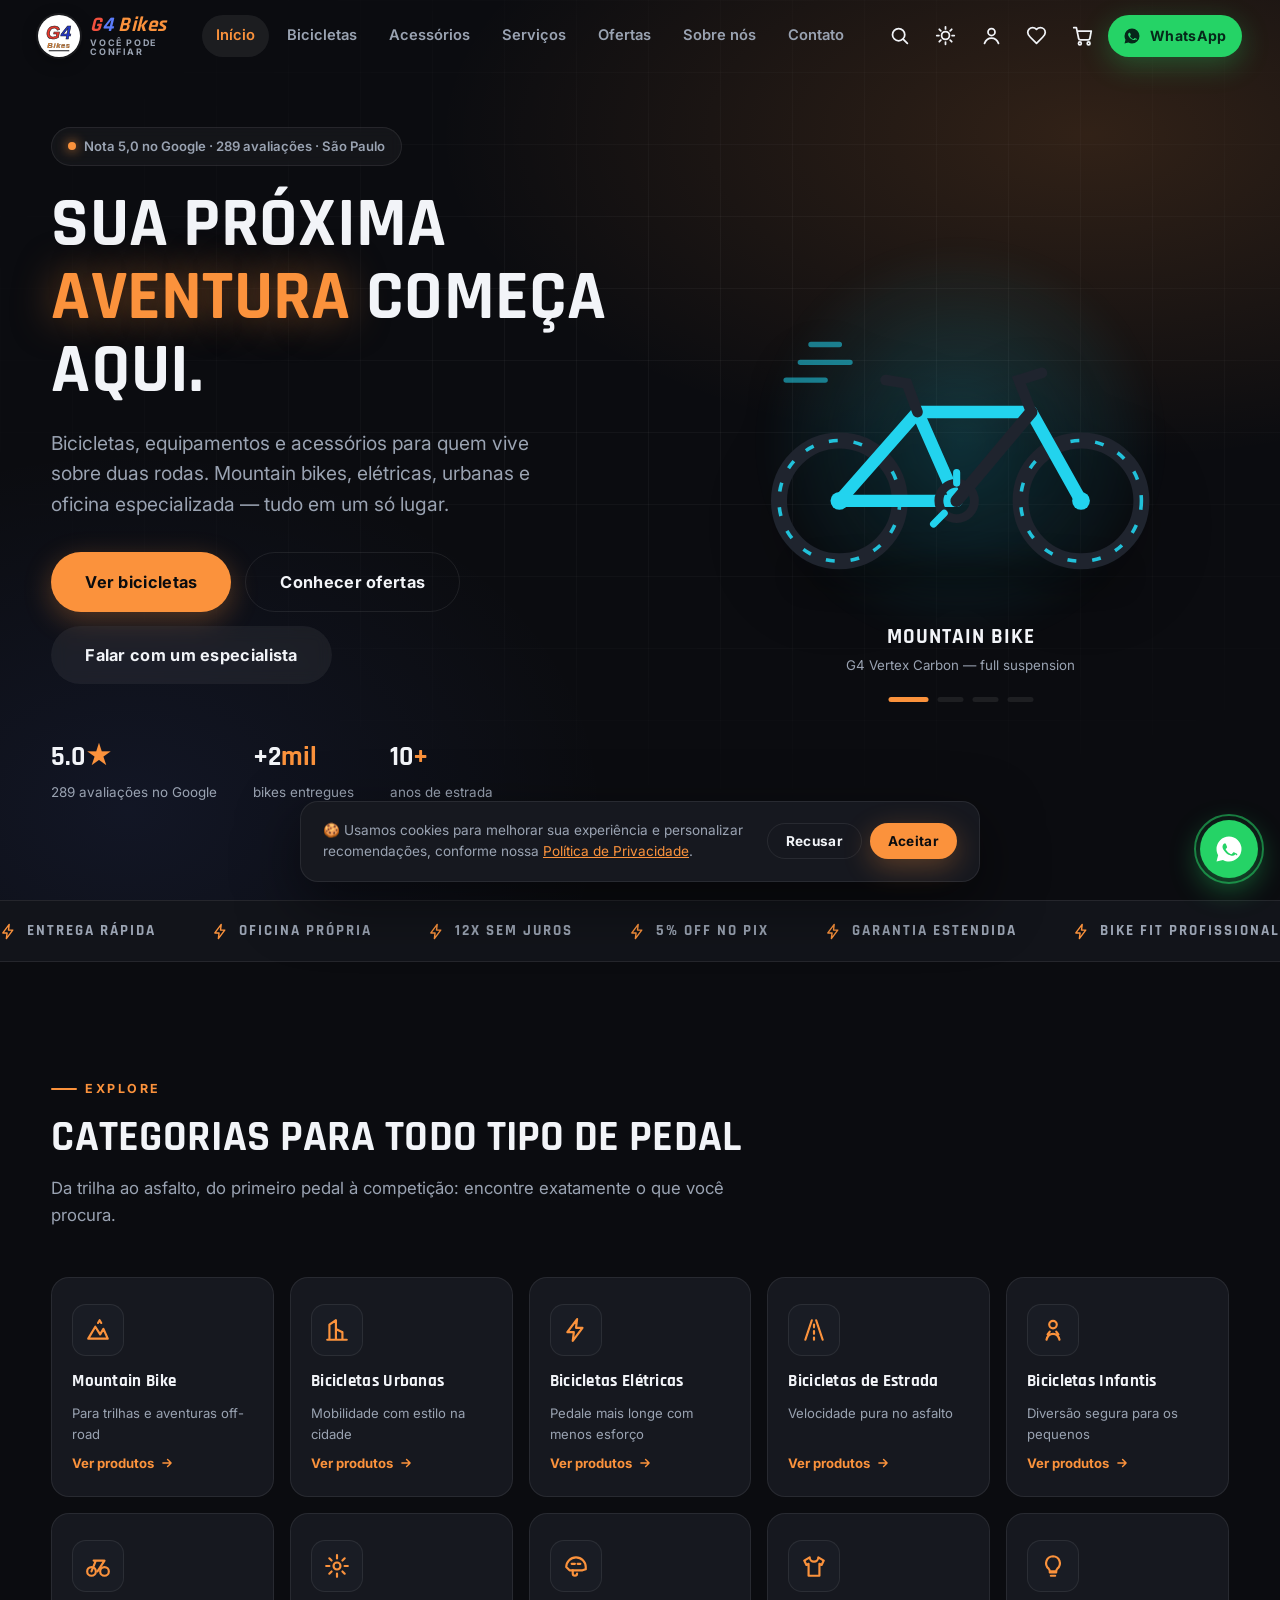
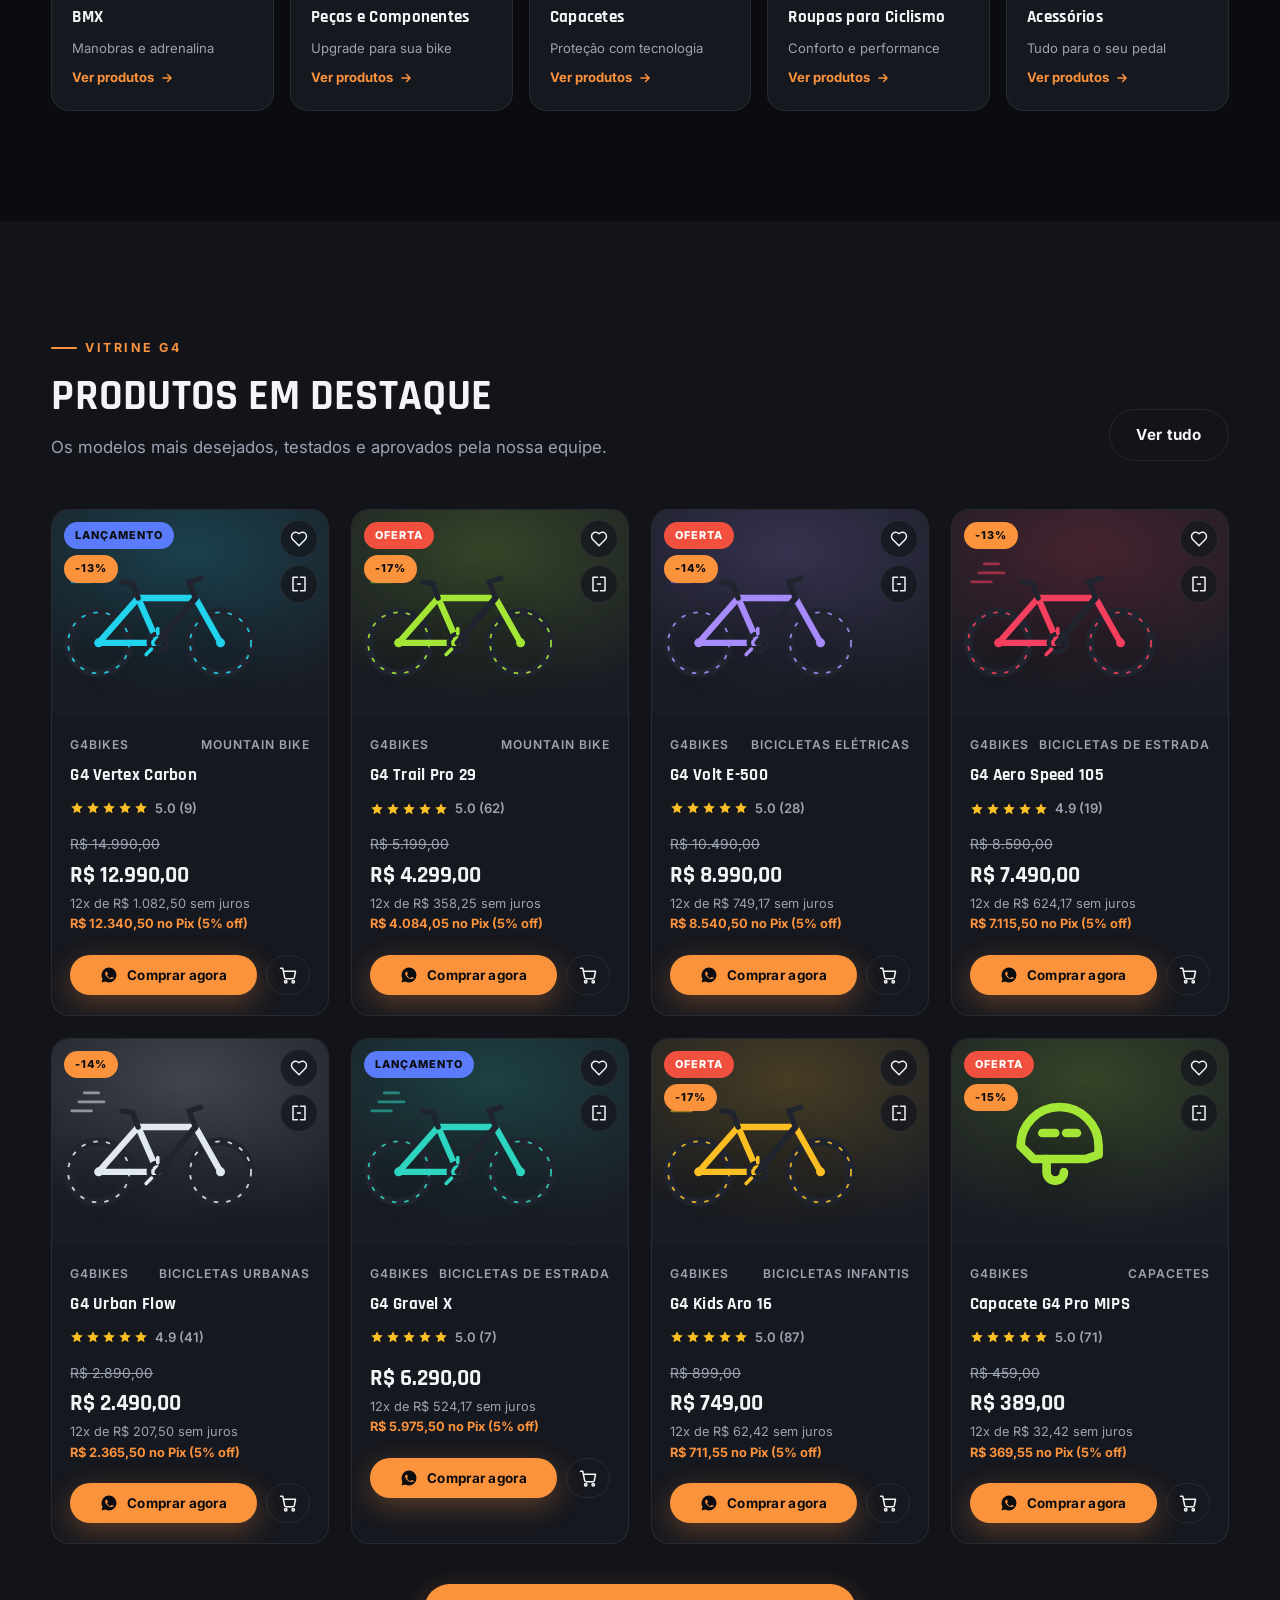
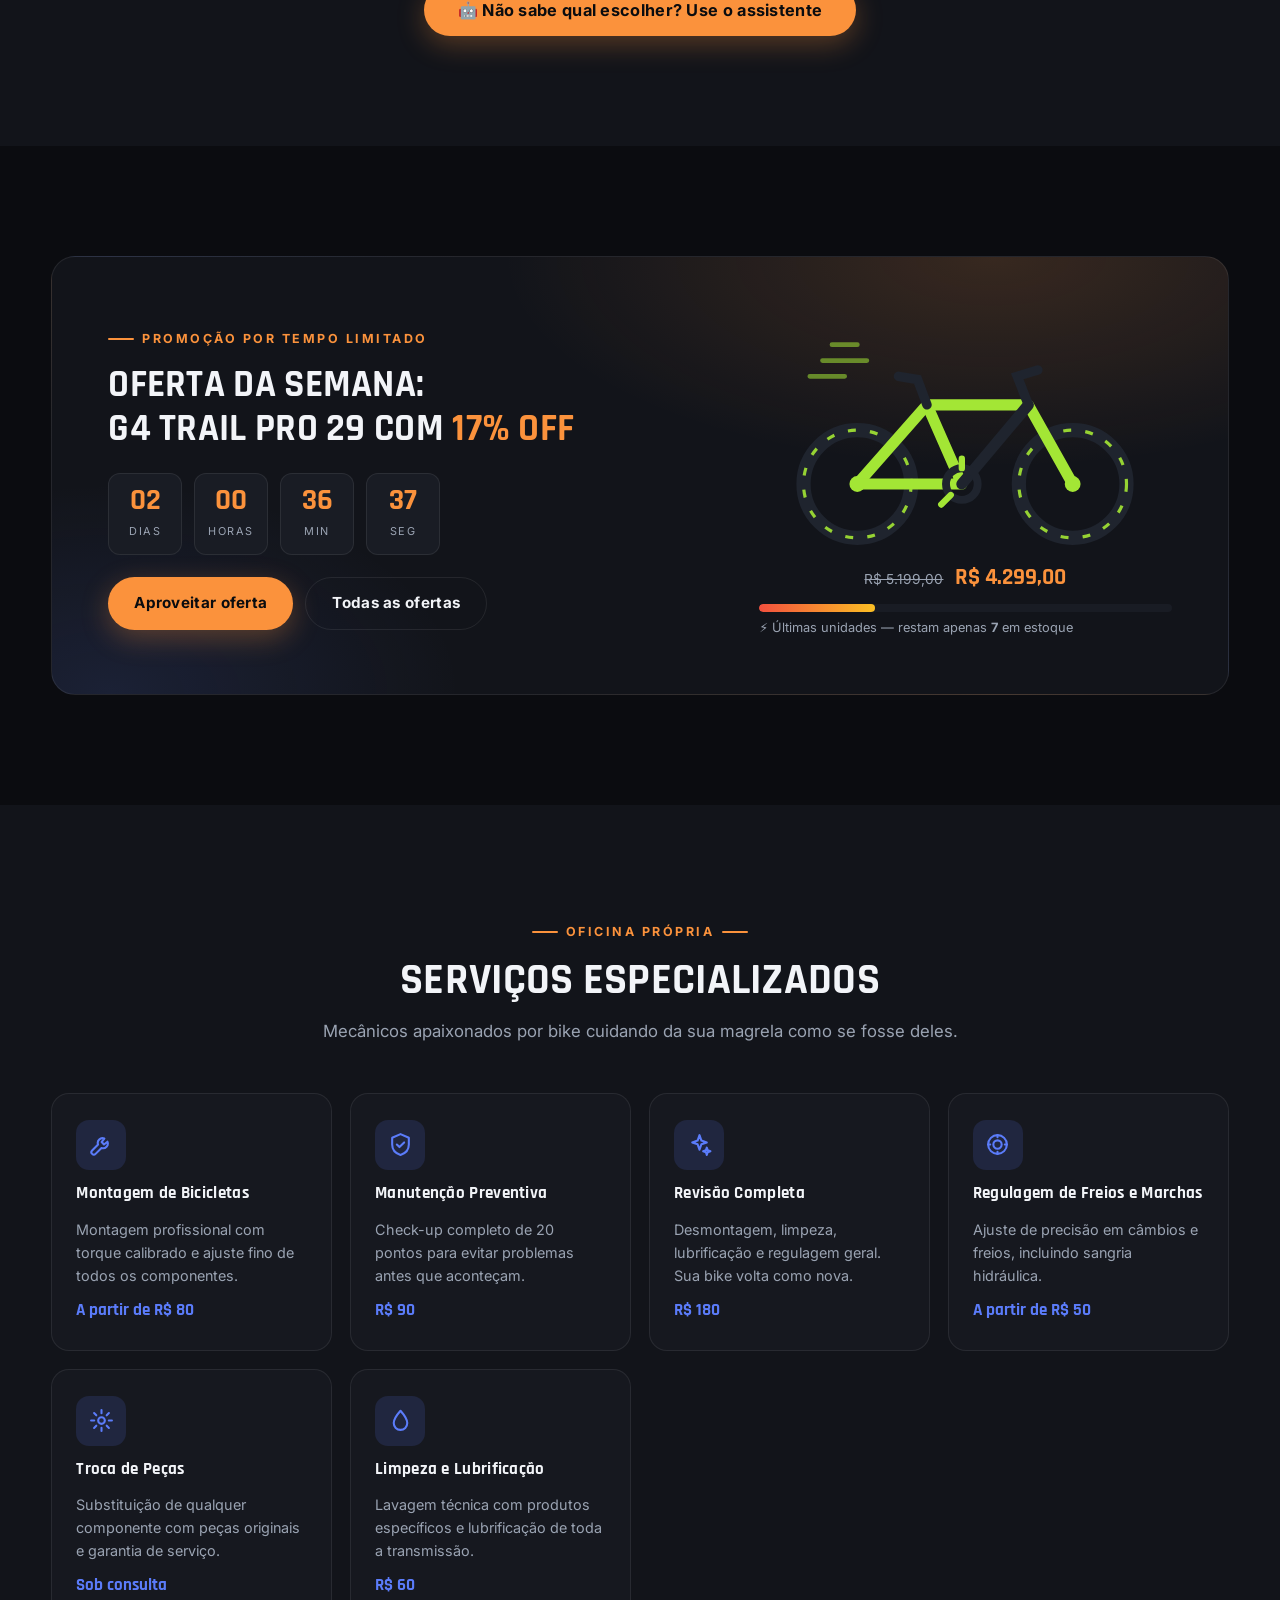
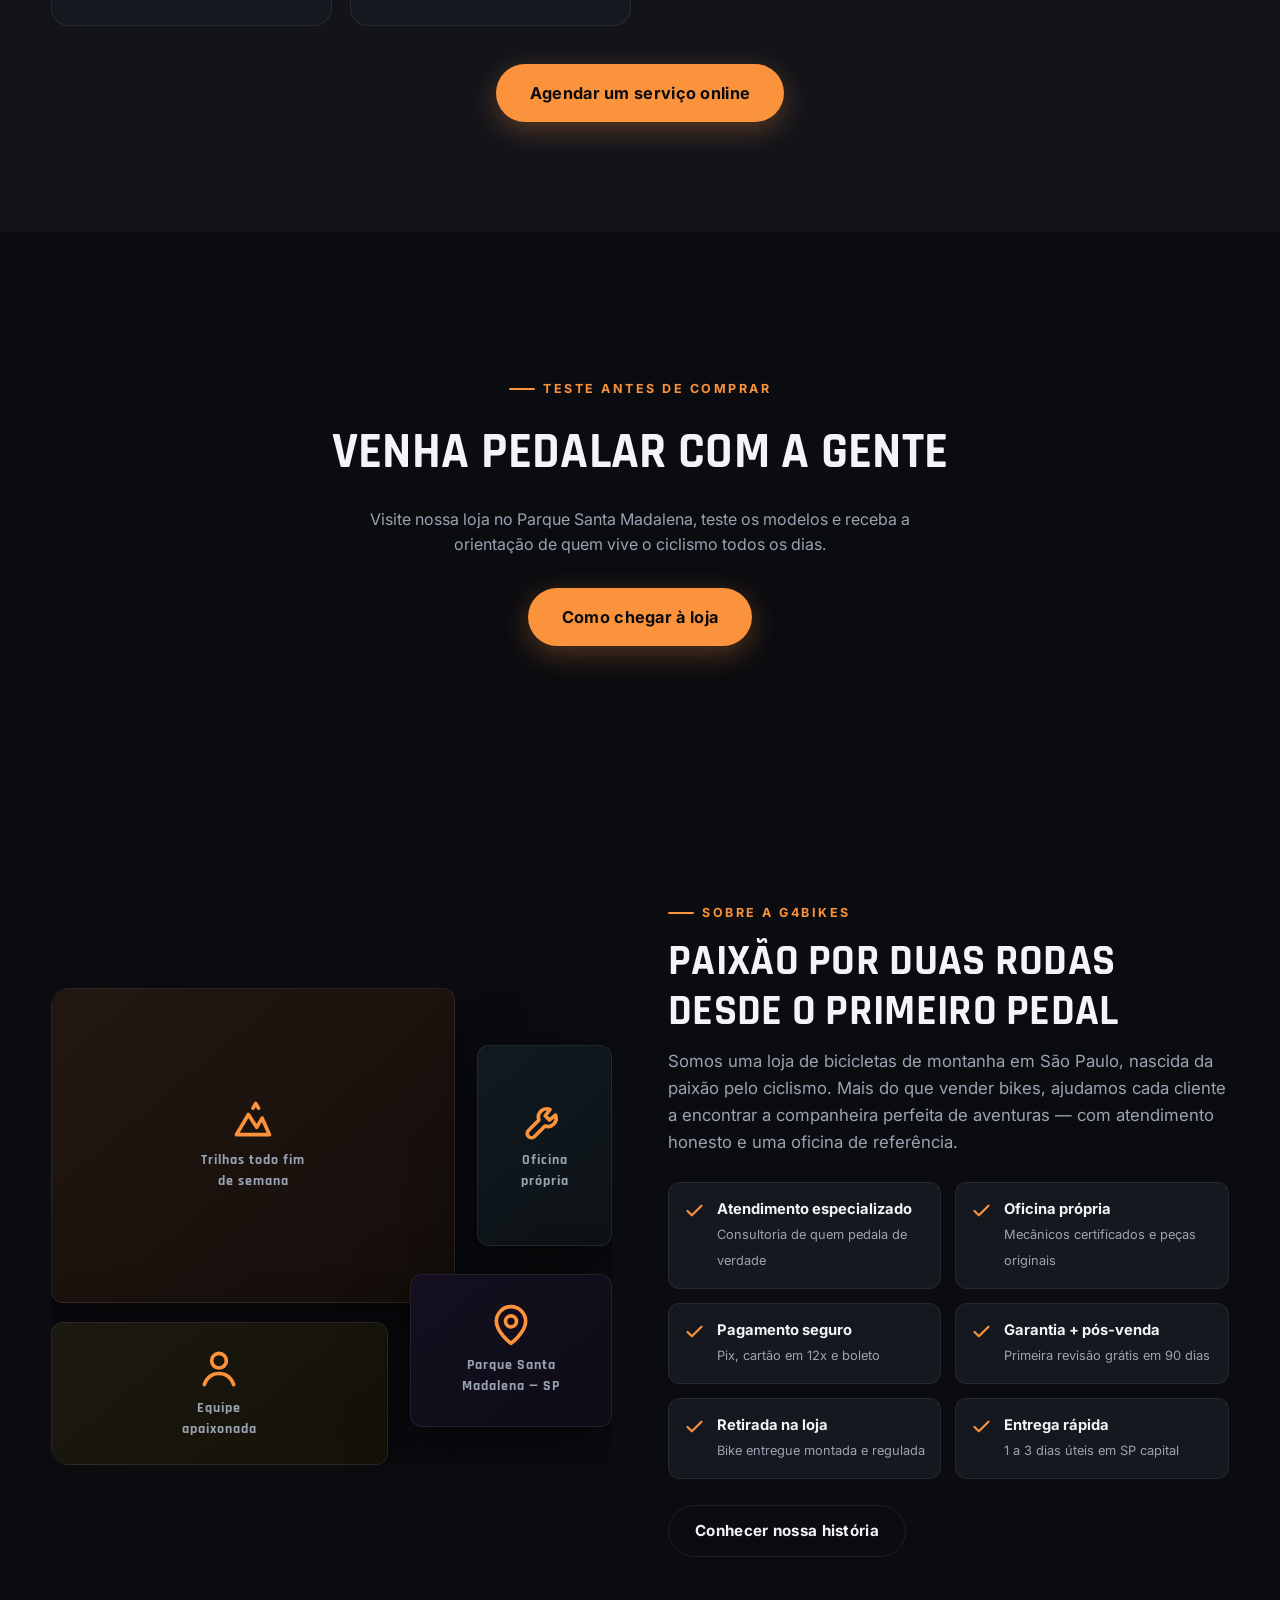
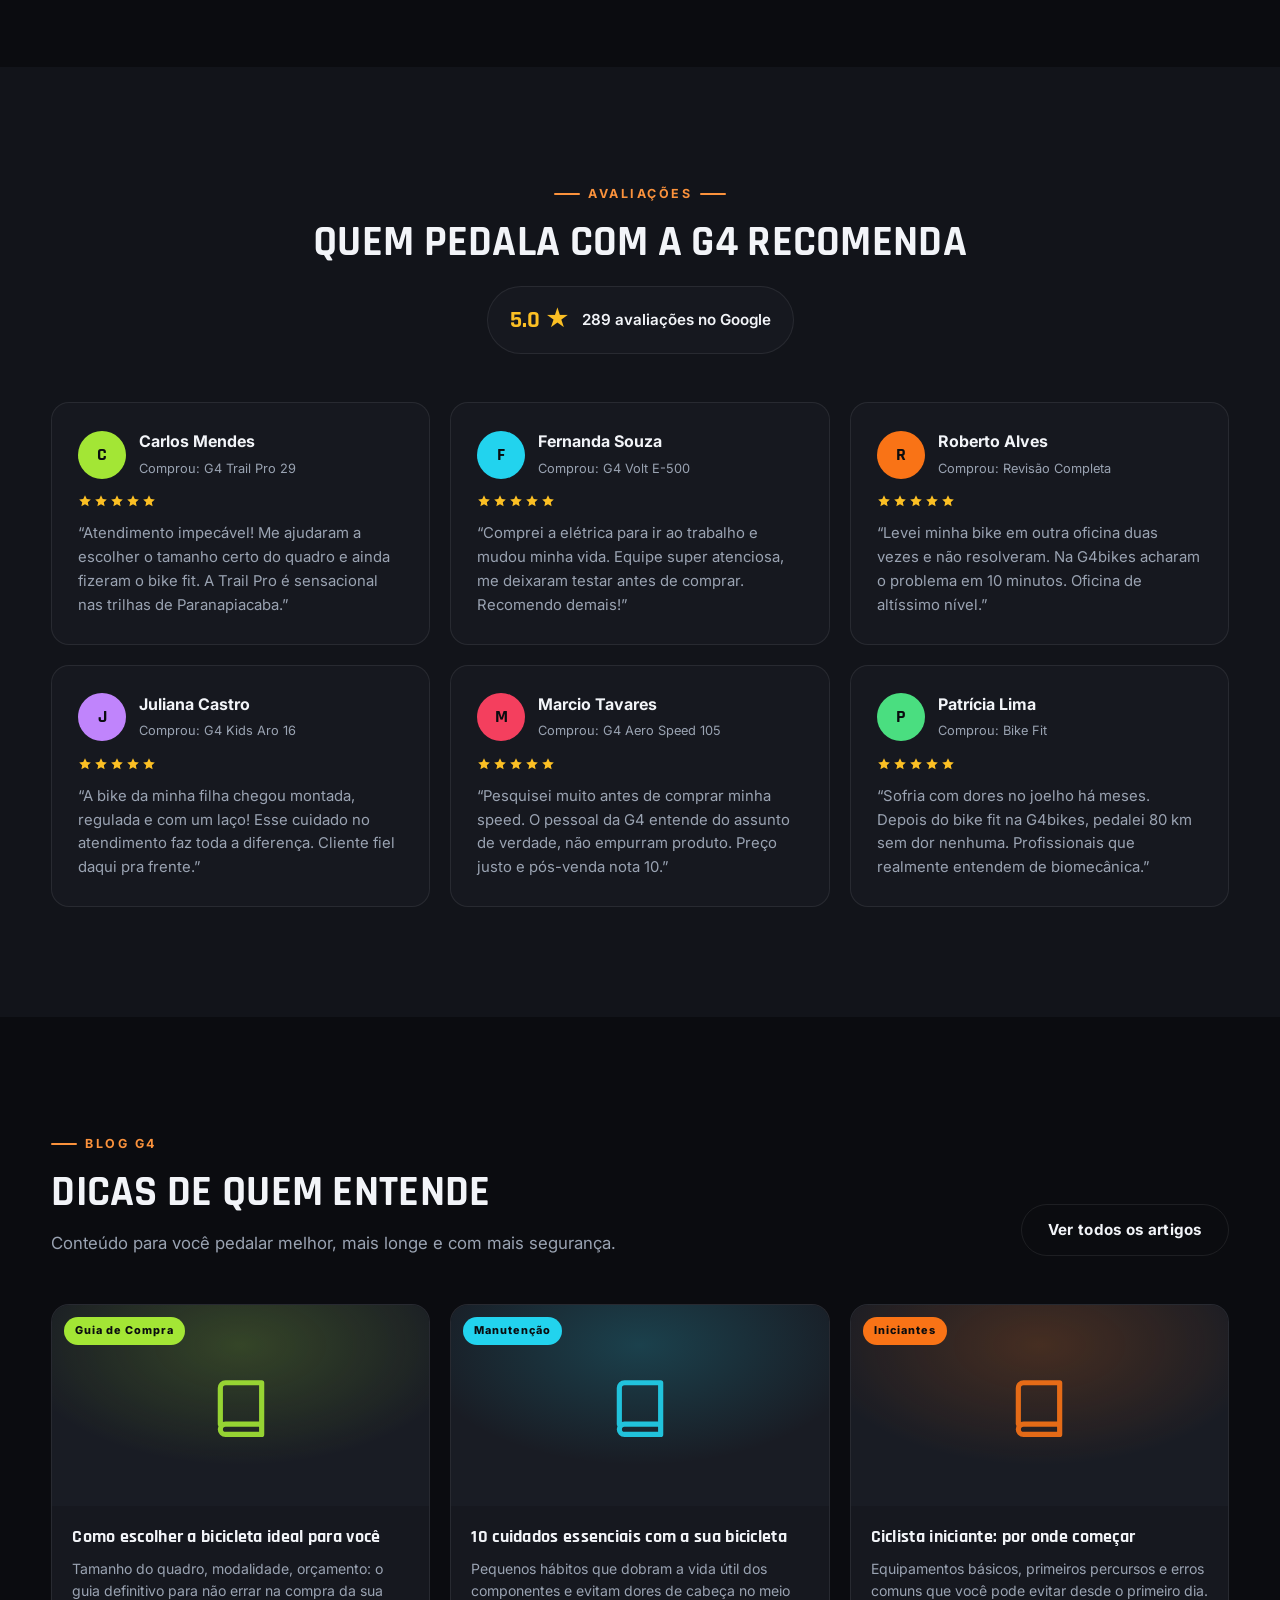
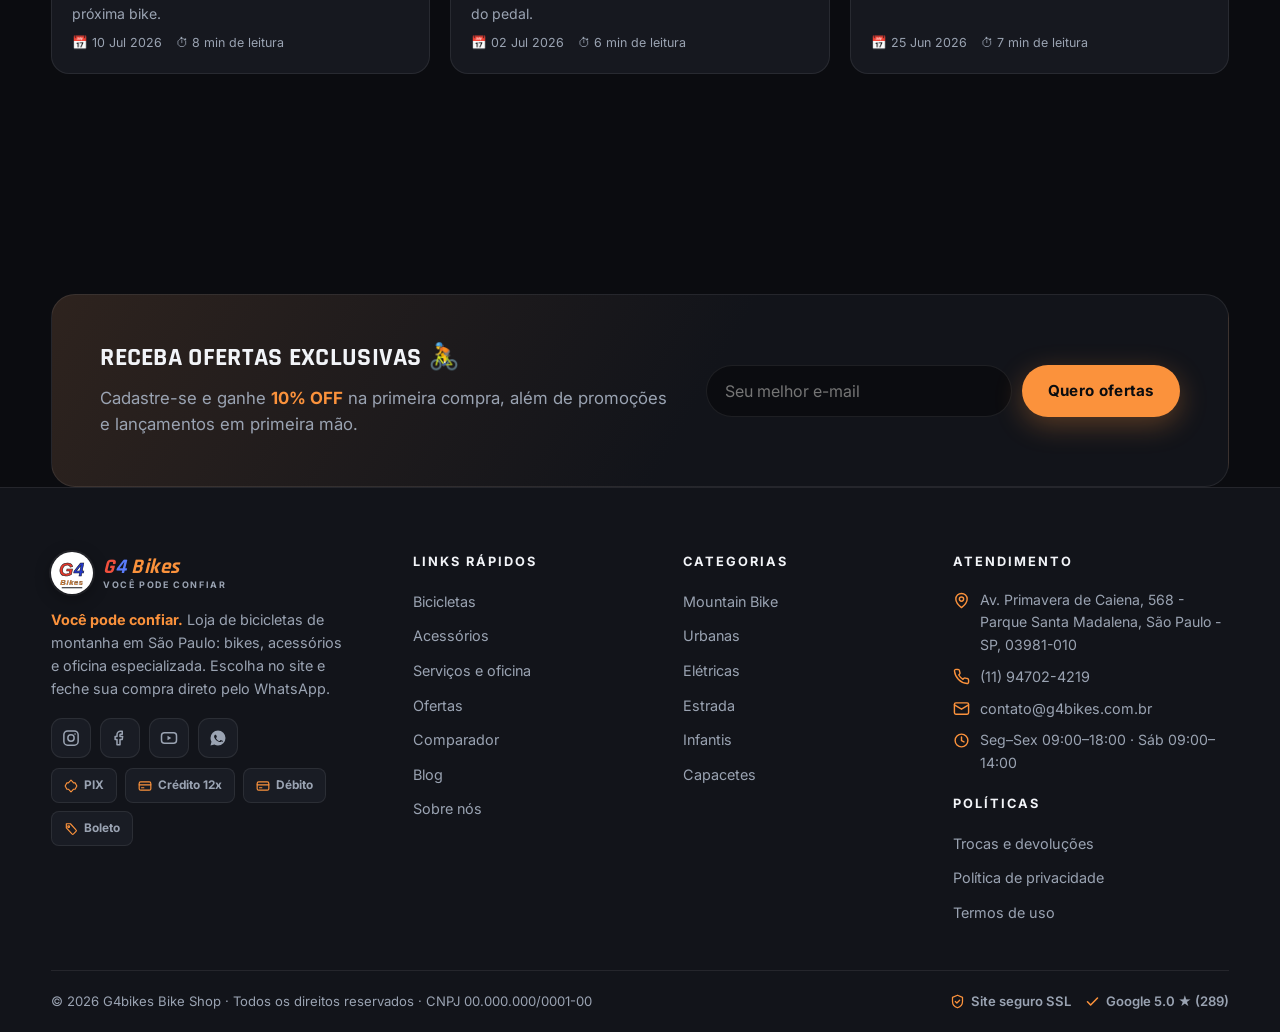
<file: index.html>
<!DOCTYPE html>
<html lang="pt-BR">
<head>
  <meta charset="UTF-8">
  <meta name="viewport" content="width=device-width, initial-scale=1.0">
  <title>G4bikes Bike Shop — Loja de Bicicletas em São Paulo | MTB, Elétricas e Oficina</title>
  <meta name="description" content="G4bikes Bike Shop: loja de bicicletas de montanha em São Paulo com nota 5,0 no Google. Mountain bikes, elétricas, urbanas, acessórios e oficina especializada. Av. Primavera de Caiena, 568 - Parque Santa Madalena.">
  <meta name="keywords" content="loja de bicicletas são paulo, mountain bike, bicicleta elétrica, oficina de bike, G4bikes">
  <meta property="og:title" content="G4bikes Bike Shop — Sua próxima aventura começa aqui">
  <meta property="og:description" content="Bicicletas, equipamentos e acessórios para quem vive sobre duas rodas. Nota 5,0 no Google com 289 avaliações.">
  <meta property="og:type" content="website">
  <link rel="preconnect" href="https://fonts.googleapis.com">
  <link rel="preconnect" href="https://fonts.gstatic.com" crossorigin>
  <link href="https://fonts.googleapis.com/css2?family=Inter:wght@400;600;700;800&family=Rajdhani:wght@600;700&display=swap" rel="stylesheet">
  <link rel="stylesheet" href="css/style.css">
  <link rel="icon" href="data:image/svg+xml,%3Csvg xmlns='http://www.w3.org/2000/svg' viewBox='0 0 100 100'%3E%3Ccircle cx='50' cy='50' r='50' fill='white'/%3E%3Ctext x='50' y='64' font-size='44' text-anchor='middle' font-family='Arial' font-weight='bold' font-style='italic'%3E%3Ctspan fill='%23e8392c'%3EG%3C/tspan%3E%3Ctspan fill='%232438cf'%3E4%3C/tspan%3E%3C/text%3E%3Ctext x='50' y='84' font-size='17' text-anchor='middle' font-family='Arial' font-weight='bold' font-style='italic' fill='%23f28a2e'%3EBikes%3C/text%3E%3C/svg%3E">
  <script type="application/ld+json">
  {
    "@context": "https://schema.org",
    "@type": "BikeStore",
    "name": "G4bikes Bike Shop",
    "telephone": "+55 11 94702-4219",
    "address": {
      "@type": "PostalAddress",
      "streetAddress": "Av. Primavera de Caiena, 568 - Parque Santa Madalena",
      "addressLocality": "São Paulo",
      "addressRegion": "SP",
      "postalCode": "03981-010",
      "addressCountry": "BR"
    },
    "aggregateRating": { "@type": "AggregateRating", "ratingValue": "5.0", "reviewCount": "289" },
    "openingHours": ["Mo-Fr 09:00-18:00", "Sa 09:00-14:00"]
  }
  </script>
</head>
<body>

<main id="main">

  <!-- ===================== HERO ===================== -->
  <section class="hero" id="inicio">
    <div class="hero-bg" id="heroBg"></div>
    <div class="hero-grid-lines" aria-hidden="true"></div>
    <div class="container hero-inner">
      <div>
        <span class="hero-tag"><span class="dot"></span> Nota 5,0 no Google · 289 avaliações · São Paulo</span>
        <h1>Sua próxima <span class="accent">aventura</span> começa aqui.</h1>
        <p class="hero-sub">Bicicletas, equipamentos e acessórios para quem vive sobre duas rodas. Mountain bikes, elétricas, urbanas e oficina especializada — tudo em um só lugar.</p>
        <div class="hero-ctas">
          <a class="btn btn-primary btn-lg" href="bicicletas.html">Ver bicicletas</a>
          <a class="btn btn-outline btn-lg" href="ofertas.html">Conhecer ofertas</a>
          <a class="btn btn-ghost btn-lg" href="#" id="heroWa" target="_blank" rel="noopener">Falar com um especialista</a>
        </div>
        <div class="hero-stats">
          <div class="hero-stat"><b>5.0<span>★</span></b><small>289 avaliações no Google</small></div>
          <div class="hero-stat"><b>+2<span>mil</span></b><small>bikes entregues</small></div>
          <div class="hero-stat"><b>10<span>+</span></b><small>anos de estrada</small></div>
        </div>
      </div>
      <div class="hero-visual" id="heroCarousel" aria-label="Destaques de bicicletas"></div>
    </div>
  </section>

  <!-- ===================== MARQUEE ===================== -->
  <div class="marquee" aria-hidden="true"><div class="marquee-track" id="marqueeTrack"></div></div>

  <!-- ===================== CATEGORIAS ===================== -->
  <section class="section" id="categorias">
    <div class="container">
      <div class="section-head reveal">
        <span class="kicker">Explore</span>
        <h2 class="section-title">Categorias para todo tipo de pedal</h2>
        <p class="section-sub">Da trilha ao asfalto, do primeiro pedal à competição: encontre exatamente o que você procura.</p>
      </div>
      <div class="cat-grid" data-stagger id="catGrid"></div>
    </div>
  </section>

  <!-- ===================== DESTAQUES ===================== -->
  <section class="section section-alt" id="destaques">
    <div class="container">
      <div class="section-head reveal" style="display:flex;justify-content:space-between;align-items:flex-end;gap:20px;max-width:none;flex-wrap:wrap">
        <div>
          <span class="kicker">Vitrine G4</span>
          <h2 class="section-title">Produtos em destaque</h2>
          <p class="section-sub">Os modelos mais desejados, testados e aprovados pela nossa equipe.</p>
        </div>
        <a class="btn btn-outline" href="bicicletas.html">Ver tudo</a>
      </div>
      <div class="prod-grid" data-stagger id="featGrid"></div>
      <div style="text-align:center;margin-top:40px" class="reveal">
        <button class="btn btn-primary btn-lg" onclick="openAssistant()">🤖 Não sabe qual escolher? Use o assistente</button>
      </div>
    </div>
  </section>

  <!-- ===================== OFERTA DA SEMANA ===================== -->
  <section class="section" id="oferta-semana">
    <div class="container">
      <div class="offer-banner reveal">
        <div>
          <span class="kicker">Promoção por tempo limitado</span>
          <h2 class="section-title" style="font-size:clamp(1.6rem,3.5vw,2.4rem)">Oferta da semana:<br>G4 Trail Pro 29 com <span style="color:var(--neon)">17% OFF</span></h2>
          <div class="countdown" id="offerCountdown" aria-label="Tempo restante da oferta"></div>
          <div style="display:flex;gap:12px;flex-wrap:wrap">
            <a class="btn btn-primary" href="produto.html?id=g4-trail-pro-29">Aproveitar oferta</a>
            <a class="btn btn-outline" href="ofertas.html">Todas as ofertas</a>
          </div>
        </div>
        <div>
          <div id="offerArt" style="max-width:380px;margin-inline:auto"></div>
          <p style="text-align:center;margin-top:8px"><span class="price-old" id="offerOld"></span> &nbsp; <b class="price-now" id="offerNew" style="color:var(--neon)"></b></p>
          <div class="stock-bar"><i style="width:28%"></i></div>
          <p class="stock-note">⚡ Últimas unidades — restam apenas <b>7</b> em estoque</p>
        </div>
      </div>
    </div>
  </section>

  <!-- ===================== SERVIÇOS ===================== -->
  <section class="section section-alt" id="servicos">
    <div class="container">
      <div class="section-head center reveal">
        <span class="kicker">Oficina própria</span>
        <h2 class="section-title">Serviços especializados</h2>
        <p class="section-sub">Mecânicos apaixonados por bike cuidando da sua magrela como se fosse deles.</p>
      </div>
      <div class="svc-grid" data-stagger id="svcGrid"></div>
      <div style="text-align:center;margin-top:38px" class="reveal">
        <a class="btn btn-primary btn-lg" href="servicos.html">Agendar um serviço online</a>
      </div>
    </div>
  </section>

  <!-- ===================== PARALLAX CTA ===================== -->
  <section class="parallax-cta">
    <div class="container reveal">
      <span class="kicker" style="justify-content:center;display:inline-flex">Teste antes de comprar</span>
      <h2>Venha pedalar com a gente</h2>
      <p>Visite nossa loja no Parque Santa Madalena, teste os modelos e receba a orientação de quem vive o ciclismo todos os dias.</p>
      <a class="btn btn-primary btn-lg" href="contato.html">Como chegar à loja</a>
    </div>
  </section>

  <!-- ===================== SOBRE ===================== -->
  <section class="section" id="sobre">
    <div class="container about-grid">
      <div class="about-visual reveal-left" id="aboutVisual"></div>
      <div class="reveal-right">
        <span class="kicker">Sobre a G4bikes</span>
        <h2 class="section-title">Paixão por duas rodas desde o primeiro pedal</h2>
        <p class="section-sub">Somos uma loja de bicicletas de montanha em São Paulo, nascida da paixão pelo ciclismo. Mais do que vender bikes, ajudamos cada cliente a encontrar a companheira perfeita de aventuras — com atendimento honesto e uma oficina de referência.</p>
        <div class="feat-grid" data-stagger id="featList"></div>
        <a class="btn btn-outline" style="margin-top:26px" href="sobre.html">Conhecer nossa história</a>
      </div>
    </div>
  </section>

  <!-- ===================== DEPOIMENTOS ===================== -->
  <section class="section section-alt" id="avaliacoes">
    <div class="container">
      <div class="section-head center reveal">
        <span class="kicker">Avaliações</span>
        <h2 class="section-title">Quem pedala com a G4 recomenda</h2>
        <div style="margin-top:18px;display:flex;justify-content:center">
          <span class="google-badge"><span class="g-score">5.0 ★</span> 289 avaliações no Google</span>
        </div>
      </div>
      <div class="testi-grid" data-stagger id="testiGrid"></div>
    </div>
  </section>

  <!-- ===================== BLOG ===================== -->
  <section class="section" id="blog">
    <div class="container">
      <div class="section-head reveal" style="display:flex;justify-content:space-between;align-items:flex-end;gap:20px;max-width:none;flex-wrap:wrap">
        <div>
          <span class="kicker">Blog G4</span>
          <h2 class="section-title">Dicas de quem entende</h2>
          <p class="section-sub">Conteúdo para você pedalar melhor, mais longe e com mais segurança.</p>
        </div>
        <a class="btn btn-outline" href="blog.html">Ver todos os artigos</a>
      </div>
      <div class="blog-grid" data-stagger id="blogGrid"></div>
    </div>
  </section>

</main>

<script src="js/data.js"></script>
<script src="js/main.js"></script>
<script>
document.addEventListener("DOMContentLoaded", () => {
  document.getElementById("heroWa").href = waLink("Olá! Gostaria de falar com um especialista da G4bikes.");

  /* ----- Hero: carrossel de bikes ----- */
  const slides = [
    { id: "g4-vertex-carbon", label: "Mountain Bike", sub: "G4 Vertex Carbon — full suspension" },
    { id: "g4-urban-flow",    label: "Urbanas",       sub: "G4 Urban Flow — a cidade é sua" },
    { id: "g4-volt-e500",     label: "Elétricas",     sub: "G4 Volt E-500 — até 70 km de autonomia" },
    { id: "g4-kids-20",       label: "Infantis",      sub: "G4 Kids Trail — aventura em miniatura" }
  ];
  const carousel = document.getElementById("heroCarousel");
  carousel.innerHTML = slides.map((s, i) => {
    const p = getProduto(s.id);
    return `<div class="hero-slide ${i === 0 ? "active" : ""}" style="--slide-color:${p.cor}">
      <div class="hero-bike-stage">${bikeArt(p)}</div>
      <div class="hero-slide-label"><b>${s.label}</b><small>${s.sub}</small></div>
    </div>`;
  }).join("") + `<div class="hero-dots">${slides.map((_, i) =>
    `<button class="${i === 0 ? "active" : ""}" aria-label="Slide ${i + 1}" onclick="goSlide(${i})"></button>`).join("")}</div>`;

  let cur = 0, timer;
  window.goSlide = (i) => {
    cur = i;
    const els = carousel.querySelectorAll(".hero-slide"), dots = carousel.querySelectorAll(".hero-dots button");
    els.forEach((el, k) => el.classList.toggle("active", k === i));
    dots.forEach((el, k) => el.classList.toggle("active", k === i));
    document.getElementById("heroBg").style.setProperty("--hero-glow", getProduto(slides[i].id).cor);
    clearInterval(timer); timer = setInterval(next, 4500);
  };
  const next = () => goSlide((cur + 1) % slides.length);
  timer = setInterval(next, 4500);

  /* ----- Marquee ----- */
  const items = ["Entrega rápida", "Oficina própria", "12x sem juros", "5% off no Pix", "Garantia estendida", "Bike fit profissional", "Retirada na loja", "Test ride grátis"];
  document.getElementById("marqueeTrack").innerHTML = [...items, ...items].map(t => `<span>${IC.bolt}${t}</span>`).join("");

  /* ----- Categorias ----- */
  document.getElementById("catGrid").innerHTML = CATEGORIAS.map(c => `
    <a class="cat-card" href="bicicletas.html?cat=${c.id}">
      <span class="cat-icon">${IC[c.icone] || IC.bike}</span>
      <h3>${c.nome}</h3><p>${c.desc}</p>
      <span class="cat-link">Ver produtos ${IC.arrow}</span>
    </a>`).join("");

  /* ----- Destaques ----- */
  const destaque = ["g4-vertex-carbon", "g4-trail-pro-29", "g4-volt-e500", "g4-aero-speed", "g4-urban-flow", "g4-gravel-x", "g4-kids-16", "capacete-g4-pro"];
  document.getElementById("featGrid").innerHTML = destaque.map(id => productCard(getProduto(id))).join("");

  /* ----- Oferta da semana ----- */
  const offer = getProduto("g4-trail-pro-29");
  document.getElementById("offerArt").innerHTML = bikeArt(offer);
  document.getElementById("offerOld").textContent = fmtBRL(offer.precoAntigo);
  document.getElementById("offerNew").textContent = fmtBRL(offer.preco);
  startCountdown(document.getElementById("offerCountdown"), nextOfferEnd());

  /* ----- Serviços (6 primeiros) ----- */
  document.getElementById("svcGrid").innerHTML = SERVICOS.slice(0, 6).map(s => `
    <div class="svc-card">
      <span class="svc-icon">${IC[s.icone] || IC.wrench}</span>
      <h3>${s.nome}</h3><p>${s.desc}</p>
      <span class="svc-price">${s.preco}</span>
    </div>`).join("");

  /* ----- Sobre: colagem de "fotos" ----- */
  document.getElementById("aboutVisual").innerHTML = `
    <div class="about-photo" style="inset:0 28% 34% 0;background:linear-gradient(140deg,#231712,#140e0a)"><div>${IC.mountain}Trilhas todo fim<br>de semana</div></div>
    <div class="about-photo" style="inset:12% 0 46% 76%;background:linear-gradient(140deg,#101a20,#0d1216)"><div>${IC.wrench}Oficina<br>própria</div></div>
    <div class="about-photo" style="inset:70% 40% 0 0;background:linear-gradient(140deg,#1c1a10,#141208)"><div>${IC.user}Equipe<br>apaixonada</div></div>
    <div class="about-photo" style="inset:60% 0 8% 64%;background:linear-gradient(140deg,#141020,#0e0c16)"><div>${IC.pin}Parque Santa<br>Madalena — SP</div></div>`;

  /* ----- Diferenciais ----- */
  const feats = [
    ["Atendimento especializado", "Consultoria de quem pedala de verdade"],
    ["Oficina própria", "Mecânicos certificados e peças originais"],
    ["Pagamento seguro", "Pix, cartão em 12x e boleto"],
    ["Garantia + pós-venda", "Primeira revisão grátis em 90 dias"],
    ["Retirada na loja", "Bike entregue montada e regulada"],
    ["Entrega rápida", "1 a 3 dias úteis em SP capital"]
  ];
  document.getElementById("featList").innerHTML = feats.map(([b, s]) => `<div class="feat">${IC.check}<div><b>${b}</b><small>${s}</small></div></div>`).join("");

  /* ----- Depoimentos ----- */
  document.getElementById("testiGrid").innerHTML = DEPOIMENTOS.map(d => `
    <div class="testi-card">
      <div class="testi-head">
        <span class="avatar" style="background:${d.cor}">${d.inicial}</span>
        <div><b>${d.nome}</b><small>Comprou: ${d.produto}</small></div>
      </div>
      <span class="stars">${IC.star.repeat(d.estrelas)}</span>
      <p>“${d.texto}”</p>
    </div>`).join("");

  /* ----- Blog ----- */
  document.getElementById("blogGrid").innerHTML = BLOG_POSTS.slice(0, 3).map(b => `
    <article class="blog-card">
      <a class="blog-cover" href="blog.html#${b.id}" style="background:radial-gradient(300px 160px at 50% 20%, color-mix(in srgb, ${b.cor} 20%, transparent), transparent 75%), var(--bg-3); color:${b.cor}">
        ${IC.book}<span class="badge blog-cat" style="background:${b.cor}">${b.categoria}</span>
      </a>
      <div class="blog-body">
        <h3><a href="blog.html#${b.id}">${b.titulo}</a></h3>
        <p>${b.resumo}</p>
        <div class="blog-meta"><span>📅 ${b.data}</span><span>⏱ ${b.tempo} de leitura</span></div>
      </div>
    </article>`).join("");
});
</script>
</body>
</html>
</file>
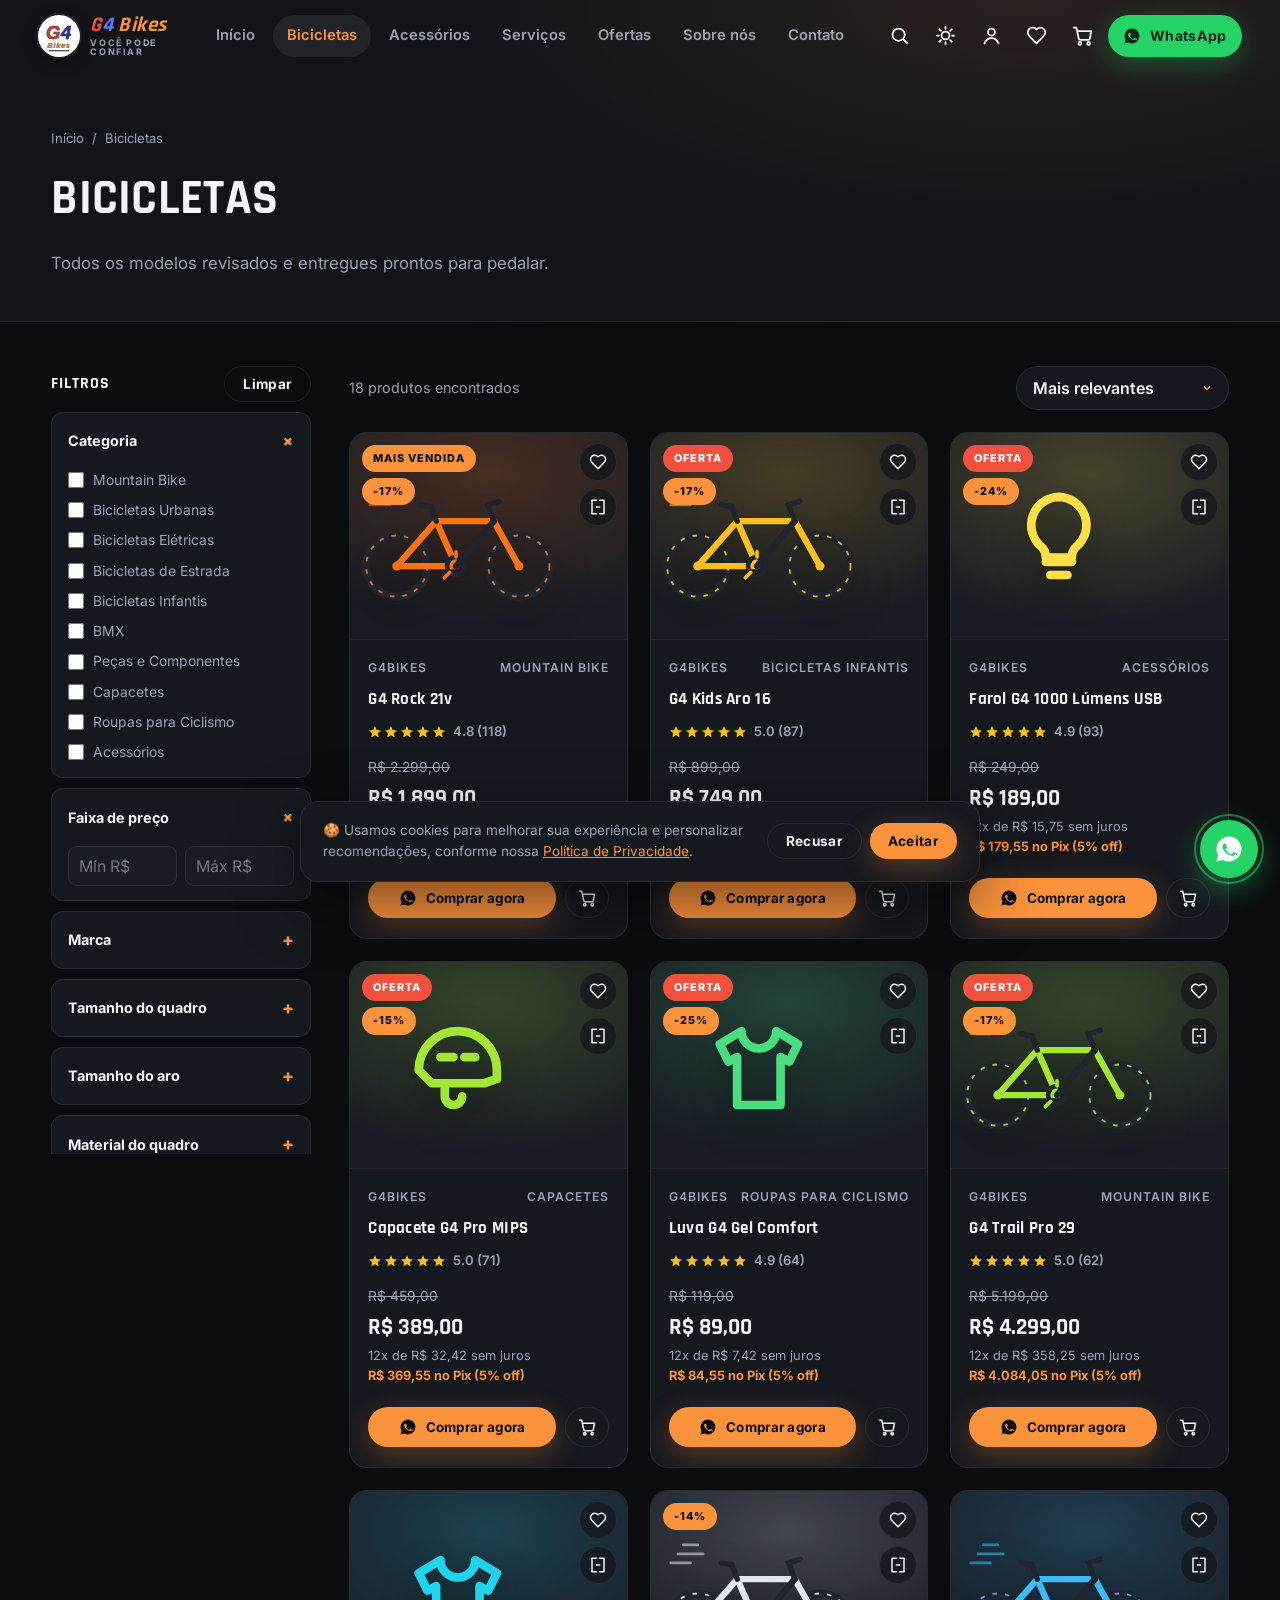
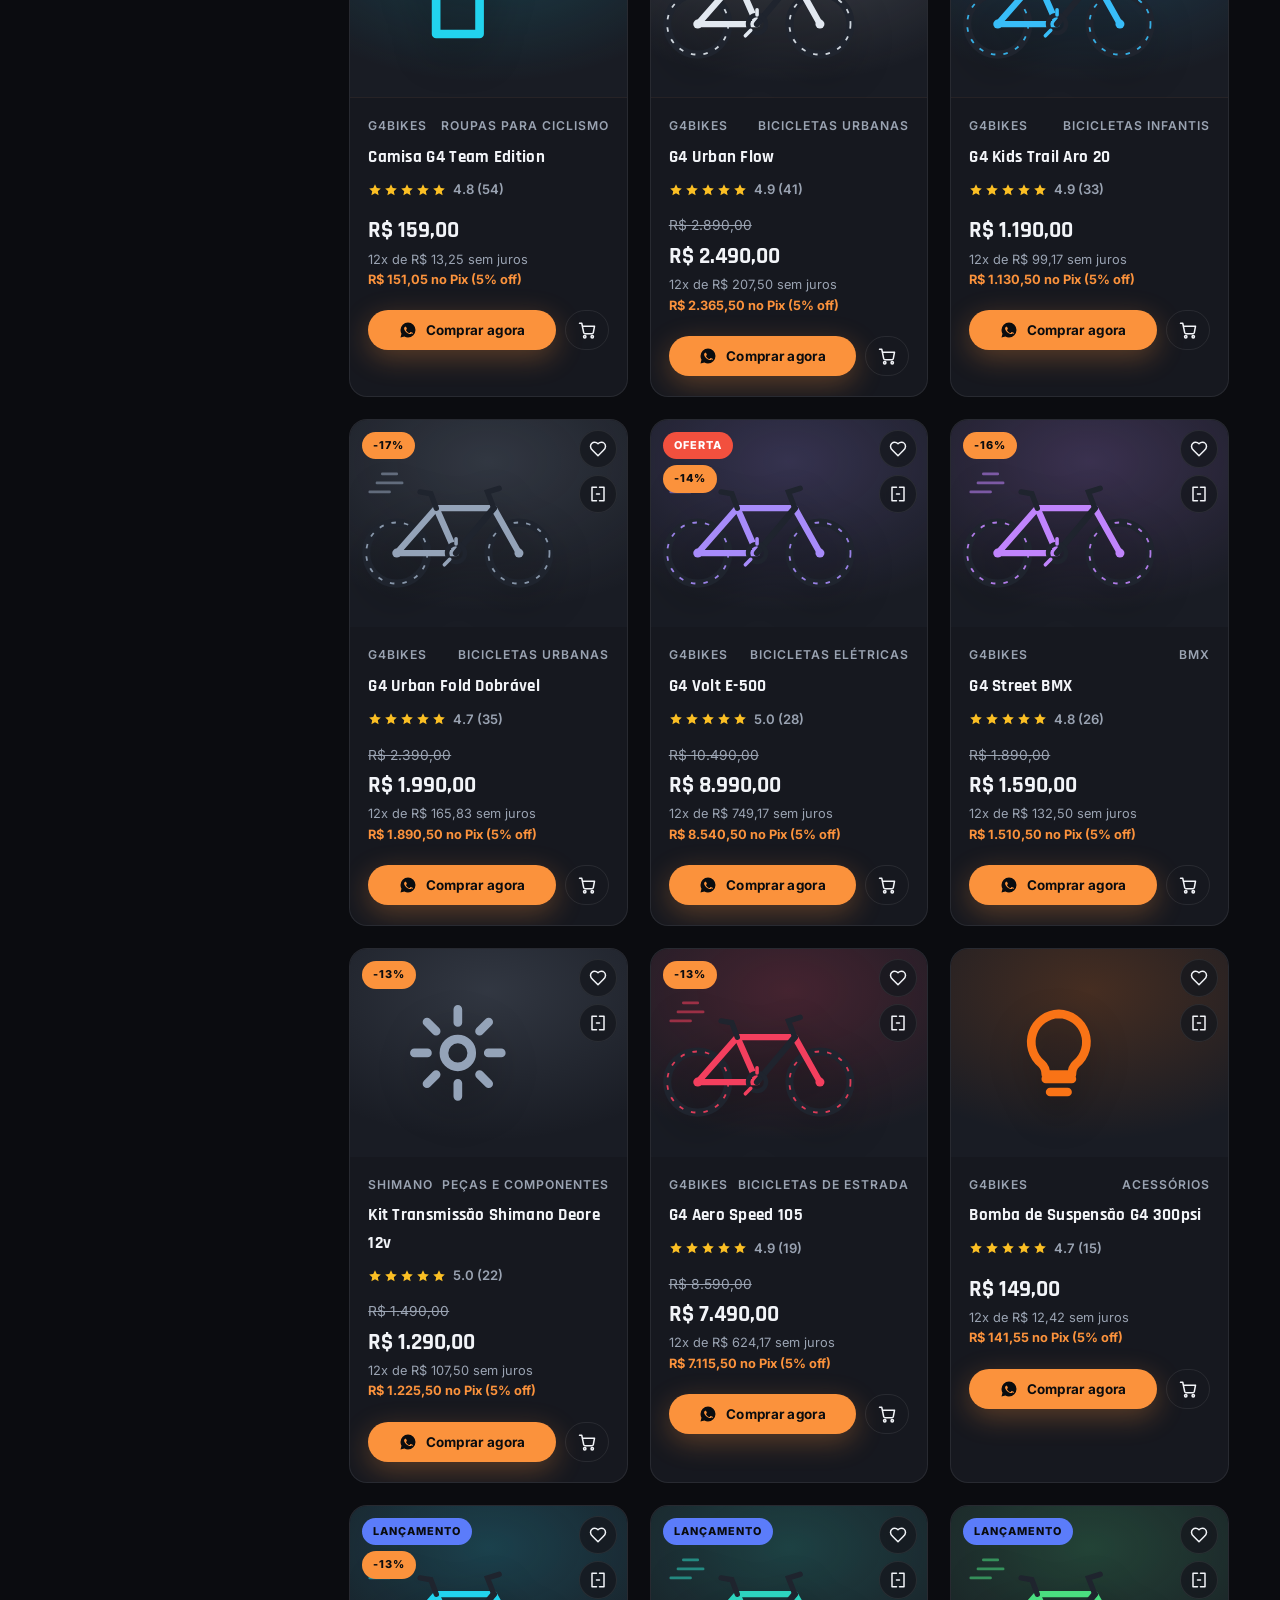
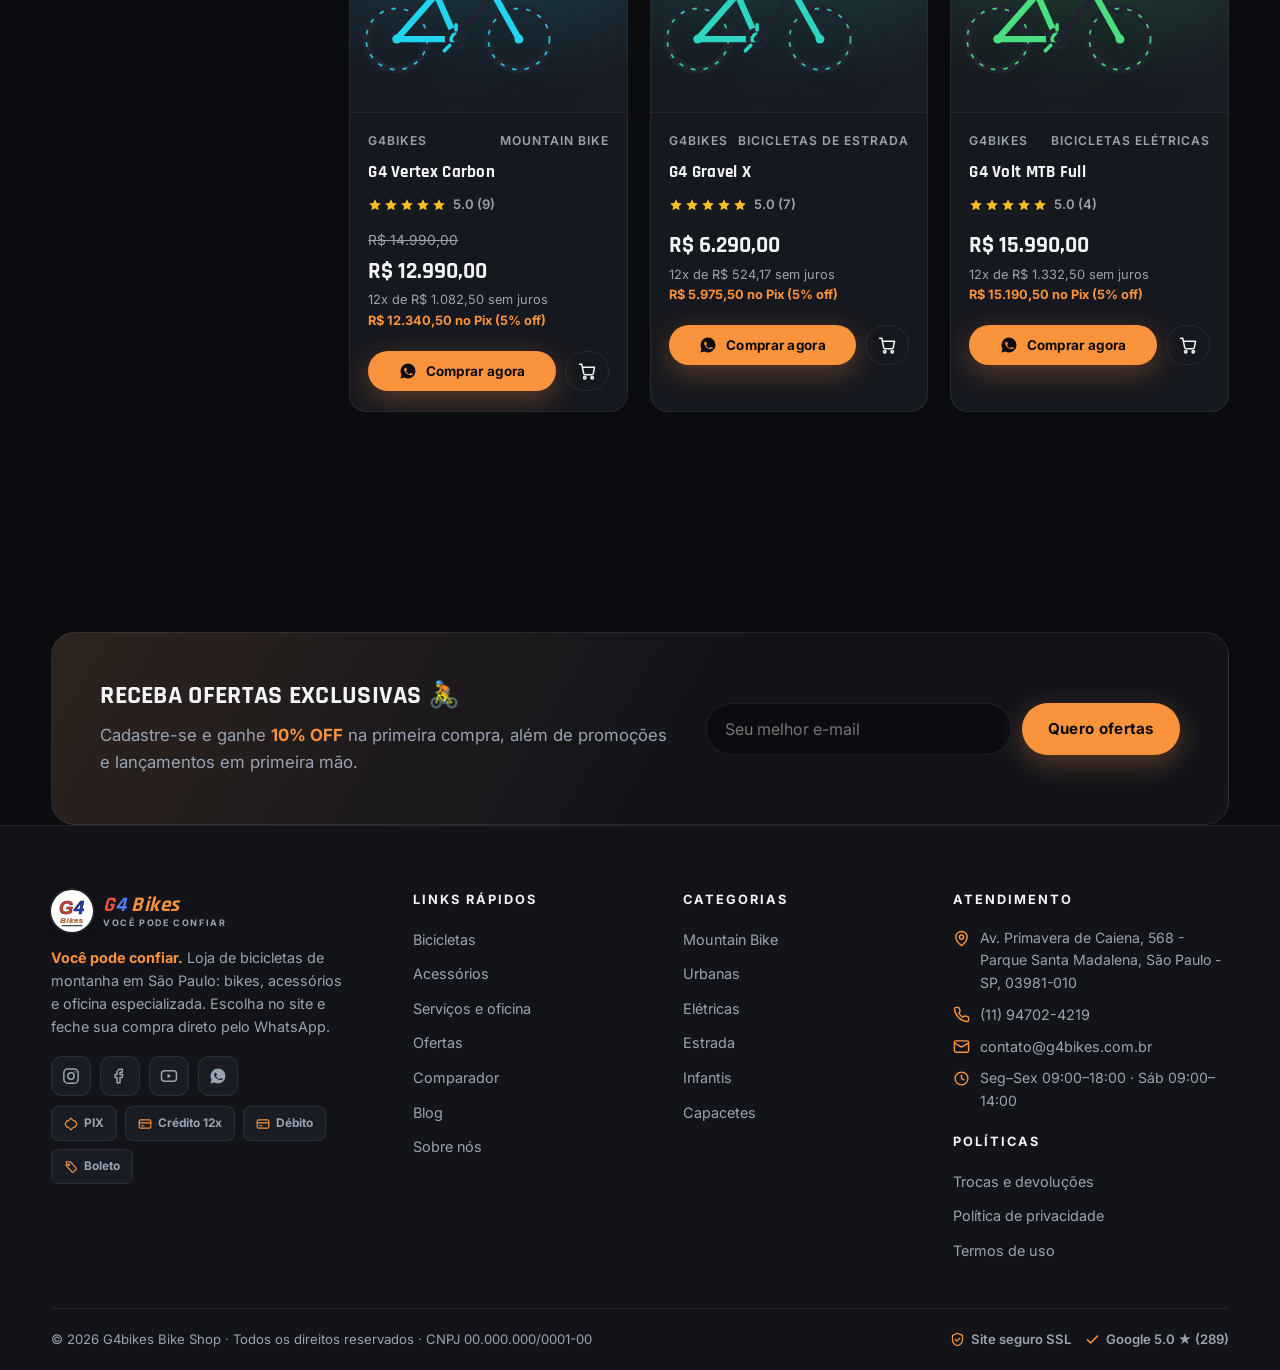
<file: bicicletas.html>
<!DOCTYPE html>
<html lang="pt-BR">
<head>
  <meta charset="UTF-8">
  <meta name="viewport" content="width=device-width, initial-scale=1.0">
  <title>Bicicletas e Acessórios — G4bikes Bike Shop | São Paulo</title>
  <meta name="description" content="Catálogo completo da G4bikes: mountain bikes, elétricas, urbanas, estrada, infantis, BMX, capacetes, peças e acessórios. Filtros por preço, aro, marchas e mais.">
  <link rel="preconnect" href="https://fonts.googleapis.com">
  <link rel="preconnect" href="https://fonts.gstatic.com" crossorigin>
  <link href="https://fonts.googleapis.com/css2?family=Inter:wght@400;600;700;800&family=Rajdhani:wght@600;700&display=swap" rel="stylesheet">
  <link rel="stylesheet" href="css/style.css">
  <link rel="icon" href="data:image/svg+xml,%3Csvg xmlns='http://www.w3.org/2000/svg' viewBox='0 0 100 100'%3E%3Ccircle cx='50' cy='50' r='50' fill='white'/%3E%3Ctext x='50' y='64' font-size='44' text-anchor='middle' font-family='Arial' font-weight='bold' font-style='italic'%3E%3Ctspan fill='%23e8392c'%3EG%3C/tspan%3E%3Ctspan fill='%232438cf'%3E4%3C/tspan%3E%3C/text%3E%3Ctext x='50' y='84' font-size='17' text-anchor='middle' font-family='Arial' font-weight='bold' font-style='italic' fill='%23f28a2e'%3EBikes%3C/text%3E%3C/svg%3E">
</head>
<body>

<main id="main">
  <section class="page-hero">
    <div class="container">
      <nav class="breadcrumb" aria-label="Você está em"><a href="index.html">Início</a> <span>/</span> <span id="crumbHere">Bicicletas</span></nav>
      <h1 id="pageTitle">Bicicletas</h1>
      <p class="section-sub" id="pageSub">Todos os modelos revisados e entregues prontos para pedalar.</p>
    </div>
  </section>

  <section class="section" style="padding-top:44px">
    <div class="container catalog-layout">

      <!-- ============ FILTROS ============ -->
      <aside class="filters" id="filters" aria-label="Filtros de produtos">
        <div style="display:flex;justify-content:space-between;align-items:center">
          <b style="font-family:var(--font-display);text-transform:uppercase;letter-spacing:1px">Filtros</b>
          <button class="btn btn-outline btn-sm" onclick="clearFilters()">Limpar</button>
        </div>
        <details class="filter-group" open><summary>Categoria</summary><div class="filter-body" id="fCat"></div></details>
        <details class="filter-group" open><summary>Faixa de preço</summary>
          <div class="filter-body">
            <div class="range-row">
              <input type="number" id="fMin" placeholder="Mín R$" min="0" aria-label="Preço mínimo">
              <input type="number" id="fMax" placeholder="Máx R$" min="0" aria-label="Preço máximo">
            </div>
          </div>
        </details>
        <details class="filter-group"><summary>Marca</summary><div class="filter-body" id="fMarca"></div></details>
        <details class="filter-group"><summary>Tamanho do quadro</summary><div class="filter-body" id="fTam"></div></details>
        <details class="filter-group"><summary>Tamanho do aro</summary><div class="filter-body" id="fAro"></div></details>
        <details class="filter-group"><summary>Material do quadro</summary><div class="filter-body" id="fMat"></div></details>
        <details class="filter-group"><summary>Cor</summary><div class="filter-body" id="fCor"></div></details>
        <details class="filter-group"><summary>Modalidade</summary><div class="filter-body" id="fMod"></div></details>
        <details class="filter-group"><summary>Suspensão</summary><div class="filter-body" id="fSusp"></div></details>
        <details class="filter-group"><summary>Tipo de freio</summary><div class="filter-body" id="fFreio"></div></details>
        <details class="filter-group"><summary>Marchas</summary><div class="filter-body" id="fMarchas"></div></details>
        <details class="filter-group"><summary>Disponibilidade</summary>
          <div class="filter-body">
            <label class="check"><input type="checkbox" id="fEstoque" onchange="applyFilters()"> Pronta entrega</label>
            <label class="check"><input type="checkbox" id="fPromo" onchange="applyFilters()"> Em promoção</label>
          </div>
        </details>
        <details class="filter-group"><summary>Avaliação</summary>
          <div class="filter-body">
            <label class="check"><input type="radio" name="fAval" value="0" checked onchange="applyFilters()"> Todas</label>
            <label class="check"><input type="radio" name="fAval" value="4.8" onchange="applyFilters()"> ★ 4.8 ou mais</label>
            <label class="check"><input type="radio" name="fAval" value="5" onchange="applyFilters()"> ★ 5.0</label>
          </div>
        </details>
        <button class="btn btn-primary btn-block" onclick="document.getElementById('filters').classList.remove('open')" style="margin-top:6px">Ver resultados</button>
      </aside>

      <!-- ============ RESULTADOS ============ -->
      <div>
        <div class="catalog-topbar">
          <button class="btn btn-outline btn-sm filters-toggle" onclick="document.getElementById('filters').classList.add('open')">☰ Filtros</button>
          <span class="count" id="resultCount" role="status"></span>
          <select class="sort-select" id="sortSel" aria-label="Ordenar produtos" onchange="applyFilters()">
            <option value="relev">Mais relevantes</option>
            <option value="vendidos">Mais vendidos</option>
            <option value="menor">Menor preço</option>
            <option value="maior">Maior preço</option>
            <option value="lancamento">Lançamentos</option>
            <option value="avaliacao">Melhores avaliações</option>
          </select>
        </div>
        <div class="prod-grid" id="grid"></div>
      </div>
    </div>
  </section>
</main>

<script src="js/data.js"></script>
<script src="js/main.js"></script>
<script src="js/catalog.js"></script>
</body>
</html>
</file>
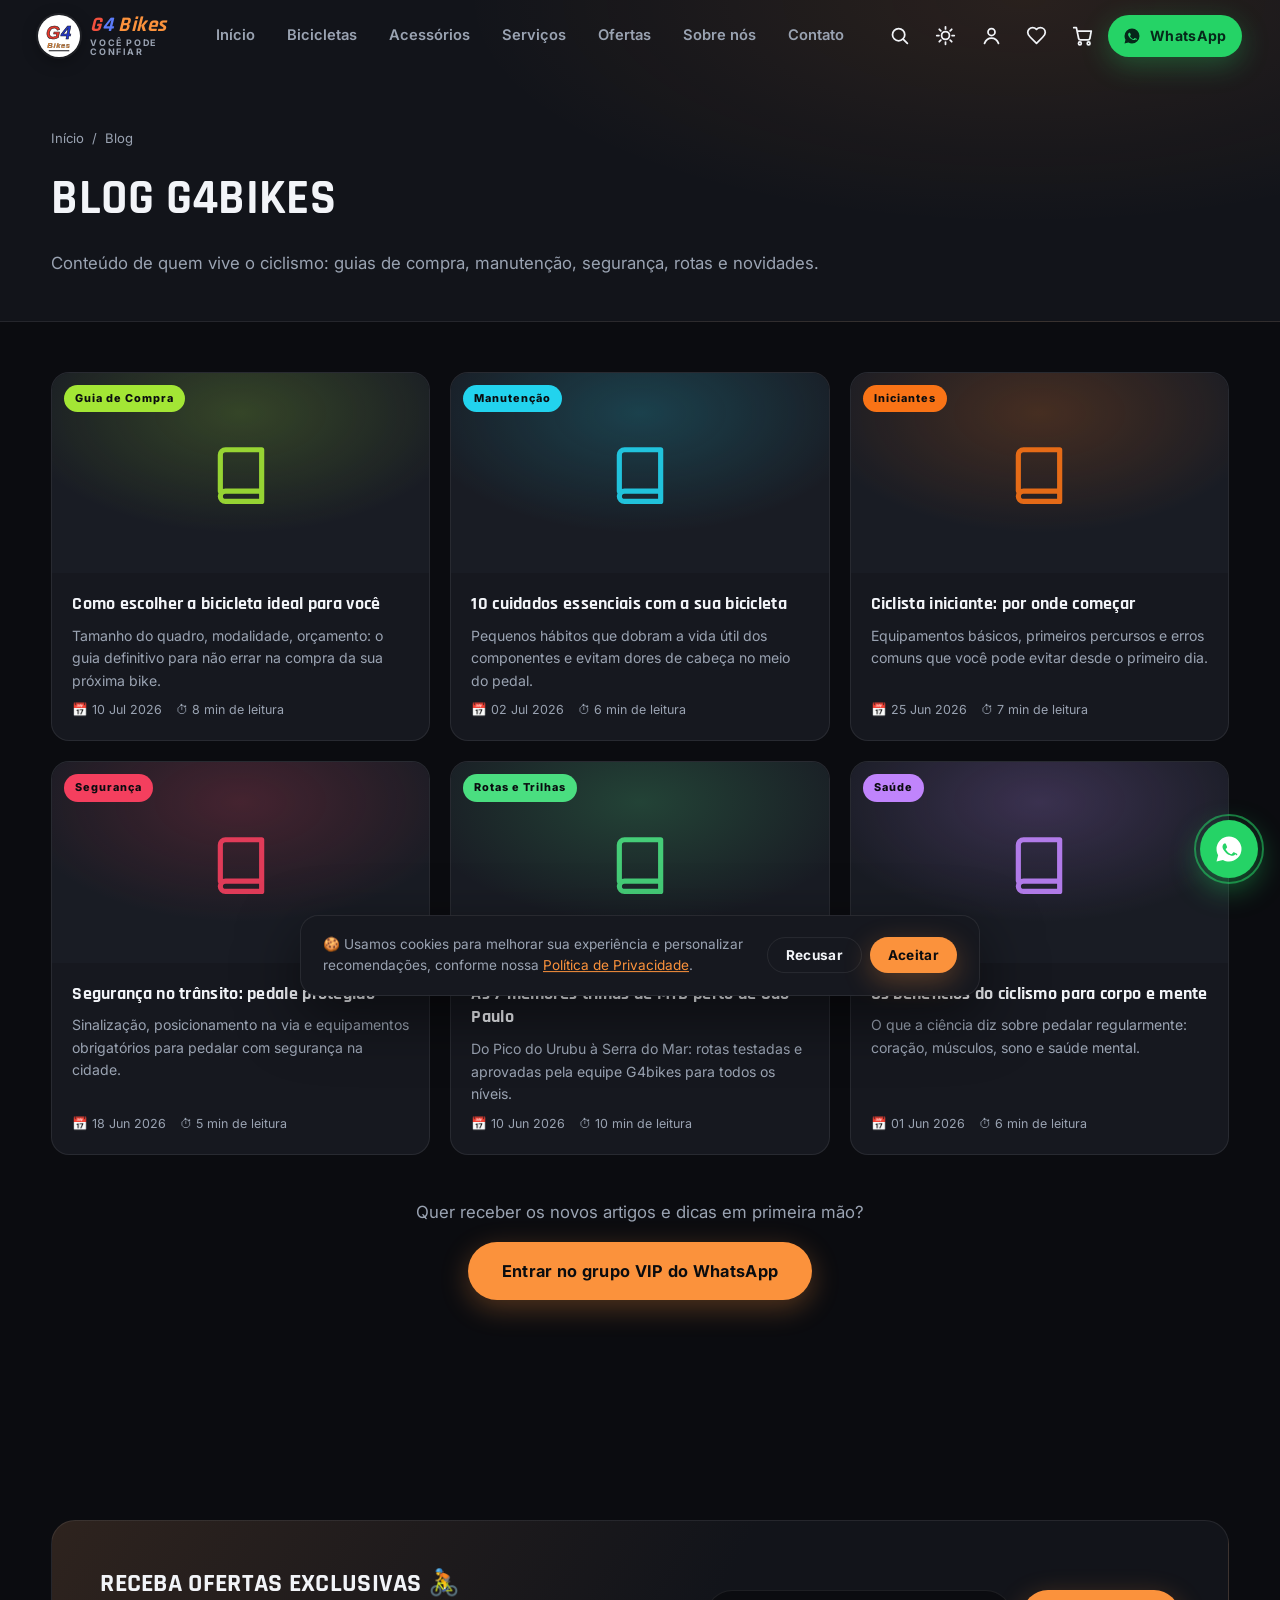
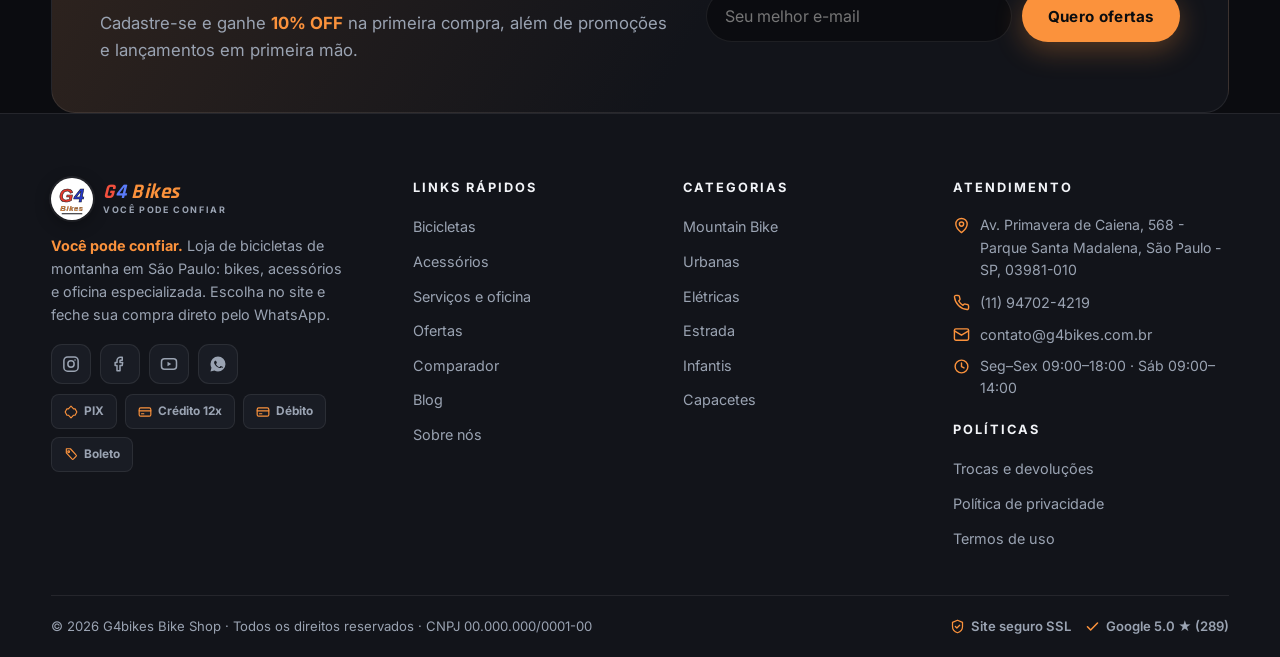
<file: blog.html>
<!DOCTYPE html>
<html lang="pt-BR">
<head>
  <meta charset="UTF-8">
  <meta name="viewport" content="width=device-width, initial-scale=1.0">
  <title>Blog — G4bikes Bike Shop | Dicas de Ciclismo, Manutenção e Trilhas</title>
  <meta name="description" content="Blog da G4bikes: como escolher a bicicleta ideal, manutenção preventiva, dicas para iniciantes, segurança no trânsito, trilhas perto de São Paulo e muito mais.">
  <link rel="preconnect" href="https://fonts.googleapis.com">
  <link rel="preconnect" href="https://fonts.gstatic.com" crossorigin>
  <link href="https://fonts.googleapis.com/css2?family=Inter:wght@400;600;700;800&family=Rajdhani:wght@600;700&display=swap" rel="stylesheet">
  <link rel="stylesheet" href="css/style.css">
  <link rel="icon" href="data:image/svg+xml,%3Csvg xmlns='http://www.w3.org/2000/svg' viewBox='0 0 100 100'%3E%3Ccircle cx='50' cy='50' r='50' fill='white'/%3E%3Ctext x='50' y='64' font-size='44' text-anchor='middle' font-family='Arial' font-weight='bold' font-style='italic'%3E%3Ctspan fill='%23e8392c'%3EG%3C/tspan%3E%3Ctspan fill='%232438cf'%3E4%3C/tspan%3E%3C/text%3E%3Ctext x='50' y='84' font-size='17' text-anchor='middle' font-family='Arial' font-weight='bold' font-style='italic' fill='%23f28a2e'%3EBikes%3C/text%3E%3C/svg%3E">
</head>
<body>

<main id="main">
  <section class="page-hero">
    <div class="container">
      <nav class="breadcrumb"><a href="index.html">Início</a> <span>/</span> <span>Blog</span></nav>
      <h1>Blog G4bikes</h1>
      <p class="section-sub">Conteúdo de quem vive o ciclismo: guias de compra, manutenção, segurança, rotas e novidades.</p>
    </div>
  </section>

  <section class="section" style="padding-top:50px">
    <div class="container">
      <div class="blog-grid" data-stagger id="blogGrid"></div>
      <div style="text-align:center;margin-top:44px" class="reveal">
        <p class="section-sub" style="margin-bottom:16px">Quer receber os novos artigos e dicas em primeira mão?</p>
        <a class="btn btn-primary btn-lg" id="waBlog" target="_blank" rel="noopener">Entrar no grupo VIP do WhatsApp</a>
      </div>
    </div>
  </section>
</main>

<script src="js/data.js"></script>
<script src="js/main.js"></script>
<script>
document.addEventListener("DOMContentLoaded", () => {
  document.getElementById("waBlog").href = waLink("Olá! Quero entrar no grupo VIP da G4bikes para receber dicas e ofertas.");
  document.getElementById("blogGrid").innerHTML = BLOG_POSTS.map(b => `
    <article class="blog-card" id="${b.id}">
      <div class="blog-cover" style="background:radial-gradient(300px 160px at 50% 20%, color-mix(in srgb, ${b.cor} 20%, transparent), transparent 75%), var(--bg-3); color:${b.cor}">
        ${IC.book}<span class="badge blog-cat" style="background:${b.cor}">${b.categoria}</span>
      </div>
      <div class="blog-body">
        <h3><a href="#${b.id}" onclick="toast('Artigo completo em breve — enquanto isso, tire dúvidas no WhatsApp!')">${b.titulo}</a></h3>
        <p>${b.resumo}</p>
        <div class="blog-meta"><span>📅 ${b.data}</span><span>⏱ ${b.tempo} de leitura</span></div>
      </div>
    </article>`).join("");
});
</script>
</body>
</html>
</file>
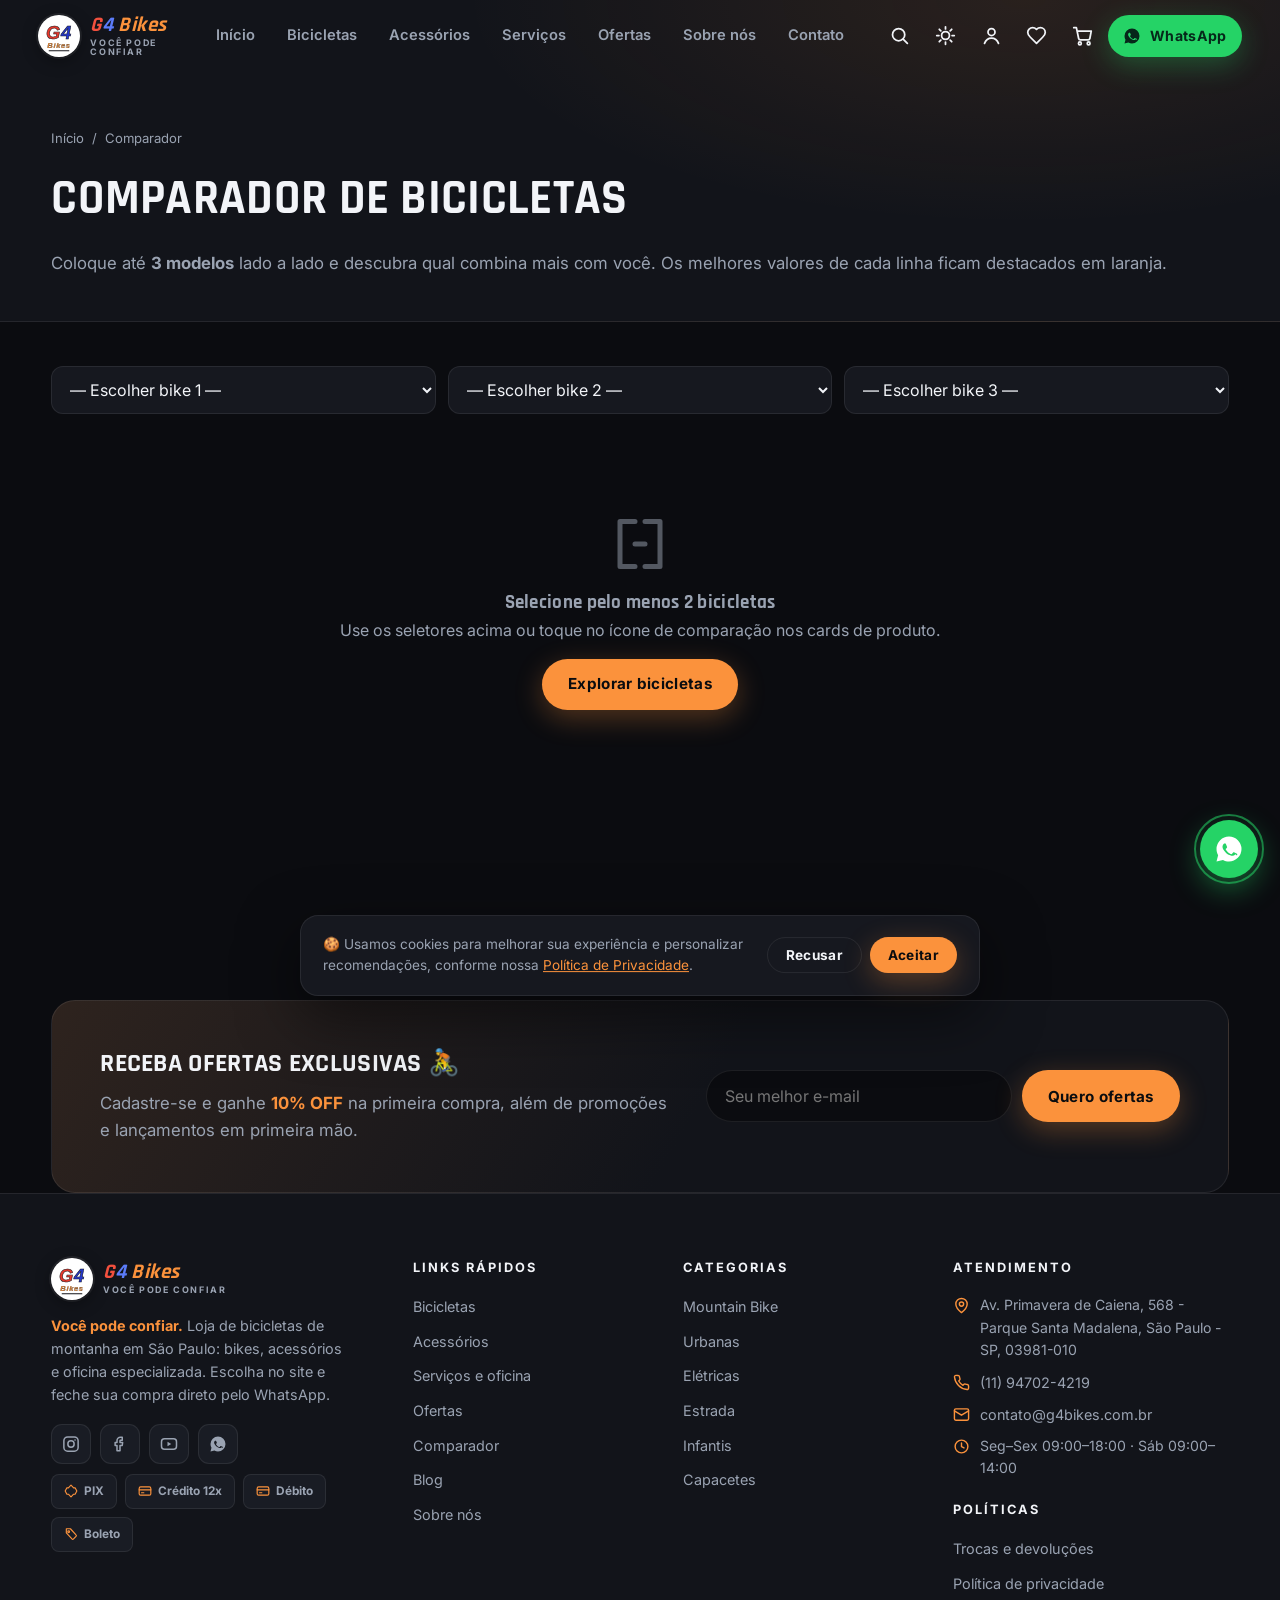
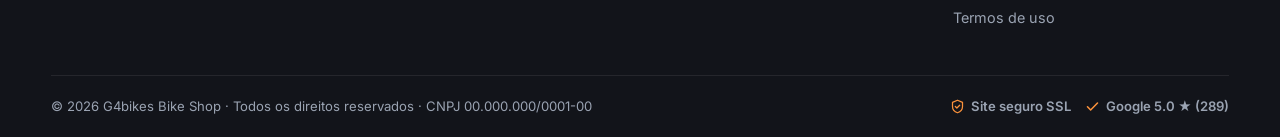
<file: comparador.html>
<!DOCTYPE html>
<html lang="pt-BR">
<head>
  <meta charset="UTF-8">
  <meta name="viewport" content="width=device-width, initial-scale=1.0">
  <title>Comparador de Bicicletas — G4bikes Bike Shop</title>
  <meta name="description" content="Compare até 3 bicicletas lado a lado: preço, peso, quadro, suspensão, freios, marchas, aro, garantia e avaliações. G4bikes São Paulo.">
  <link rel="preconnect" href="https://fonts.googleapis.com">
  <link rel="preconnect" href="https://fonts.gstatic.com" crossorigin>
  <link href="https://fonts.googleapis.com/css2?family=Inter:wght@400;600;700;800&family=Rajdhani:wght@600;700&display=swap" rel="stylesheet">
  <link rel="stylesheet" href="css/style.css">
  <link rel="icon" href="data:image/svg+xml,%3Csvg xmlns='http://www.w3.org/2000/svg' viewBox='0 0 100 100'%3E%3Ccircle cx='50' cy='50' r='50' fill='white'/%3E%3Ctext x='50' y='64' font-size='44' text-anchor='middle' font-family='Arial' font-weight='bold' font-style='italic'%3E%3Ctspan fill='%23e8392c'%3EG%3C/tspan%3E%3Ctspan fill='%232438cf'%3E4%3C/tspan%3E%3C/text%3E%3Ctext x='50' y='84' font-size='17' text-anchor='middle' font-family='Arial' font-weight='bold' font-style='italic' fill='%23f28a2e'%3EBikes%3C/text%3E%3C/svg%3E">
</head>
<body>

<main id="main">
  <section class="page-hero">
    <div class="container">
      <nav class="breadcrumb"><a href="index.html">Início</a> <span>/</span> <span>Comparador</span></nav>
      <h1>Comparador de bicicletas</h1>
      <p class="section-sub">Coloque até <b>3 modelos</b> lado a lado e descubra qual combina mais com você. Os melhores valores de cada linha ficam destacados em laranja.</p>
    </div>
  </section>

  <section class="section" style="padding-top:44px">
    <div class="container">
      <div class="compare-picker reveal" id="pickers"></div>
      <div id="compareArea" class="reveal"></div>
    </div>
  </section>
</main>

<script src="js/data.js"></script>
<script src="js/main.js"></script>
<script>
document.addEventListener("DOMContentLoaded", () => {
  const bikes = PRODUTOS.filter(isBike);

  function renderPickers() {
    document.getElementById("pickers").innerHTML = [0, 1, 2].map(i => `
      <select aria-label="Escolher bicicleta ${i + 1}" onchange="pickBike(${i}, this.value)">
        <option value="">— Escolher bike ${i + 1} —</option>
        ${bikes.map(b => `<option value="${b.id}" ${CMP[i] === b.id ? "selected" : ""}>${b.nome} · ${fmtBRL(b.preco)}</option>`).join("")}
      </select>`).join("");
  }

  window.pickBike = (i, id) => {
    if (id && CMP.includes(id) && CMP[i] !== id) { toast("Essa bike já está no comparador"); renderPickers(); return; }
    if (id) CMP[i] = id; else CMP.splice(i, 1);
    CMP = CMP.filter(Boolean);
    saveAll(); renderPickers(); renderCompare();
  };

  function renderCompare() {
    const list = CMP.map(getProduto).filter(Boolean);
    const area = document.getElementById("compareArea");
    if (list.length < 2) {
      area.innerHTML = `<div class="compare-empty">${IC.compare}
        <h3>Selecione pelo menos 2 bicicletas</h3>
        <p>Use os seletores acima ou toque no ícone de comparação nos cards de produto.</p>
        <a class="btn btn-primary" style="margin-top:16px" href="bicicletas.html">Explorar bicicletas</a></div>`;
      return;
    }
    const pesoNum = p => parseFloat(p.specs.peso.replace(",", "."));
    const best = {
      preco: Math.min(...list.map(p => p.preco)),
      peso: Math.min(...list.map(pesoNum)),
      aval: Math.max(...list.map(p => p.avaliacao))
    };
    const rows = [
      ["Preço", p => `<span class="${p.preco === best.preco ? "best" : ""}">${fmtBRL(p.preco)}</span>`],
      ["Parcelamento", p => parcela(p.preco)],
      ["Peso", p => `<span class="${pesoNum(p) === best.peso ? "best" : ""}">${p.specs.peso}</span>`],
      ["Material do quadro", p => p.specs.quadro],
      ["Suspensão", p => p.specs.suspensao],
      ["Freios", p => p.specs.freios],
      ["Marchas", p => p.specs.marchas],
      ["Tamanho do aro", p => p.specs.aro],
      ["Modalidade", p => p.specs.modalidade],
      ["Garantia", p => p.specs.garantia],
      ["Avaliação", p => `<span class="${p.avaliacao === best.aval ? "best" : ""}">★ ${p.avaliacao.toFixed(1)} (${p.numAvaliacoes})</span>`]
    ];
    area.innerHTML = `<div class="compare-wrap"><table class="compare-table">
      <tr><td>Modelo</td>${list.map(p => `<th>
        <div class="compare-head-card">
          <div class="thumb" style="background:radial-gradient(circle at 50% 30%, color-mix(in srgb, ${p.cor} 24%, transparent), transparent 75%), var(--bg-3)">${bikeArt(p)}</div>
          <b>${p.nome}</b>
          <div style="display:flex;gap:6px">
            <a class="btn btn-primary btn-sm" href="produto.html?id=${p.id}">Ver</a>
            <button class="btn btn-outline btn-sm" onclick="addToCart('${p.id}')">${IC.cart}</button>
            <button class="btn btn-ghost btn-sm" aria-label="Remover" onclick="pickBike(${list.indexOf(p)}, '')">${IC.x}</button>
          </div>
        </div></th>`).join("")}</tr>
      ${rows.map(([label, fn]) => `<tr><td>${label}</td>${list.map(p => `<td>${fn(p)}</td>`).join("")}</tr>`).join("")}
    </table></div>
    <p class="section-sub" style="margin-top:18px">Ainda em dúvida? <a style="color:var(--neon);text-decoration:underline" target="_blank" rel="noopener" href="${waLink('Olá! Estou em dúvida entre: ' + list.map(p => p.nome).join(' × ') + '. Pode me ajudar?')}">Fale com um especialista no WhatsApp</a> ou use o <a style="color:var(--neon);text-decoration:underline;cursor:pointer" onclick="openAssistant()">assistente inteligente</a>.</p>`;
  }

  renderPickers();
  renderCompare();
});
</script>
</body>
</html>
</file>
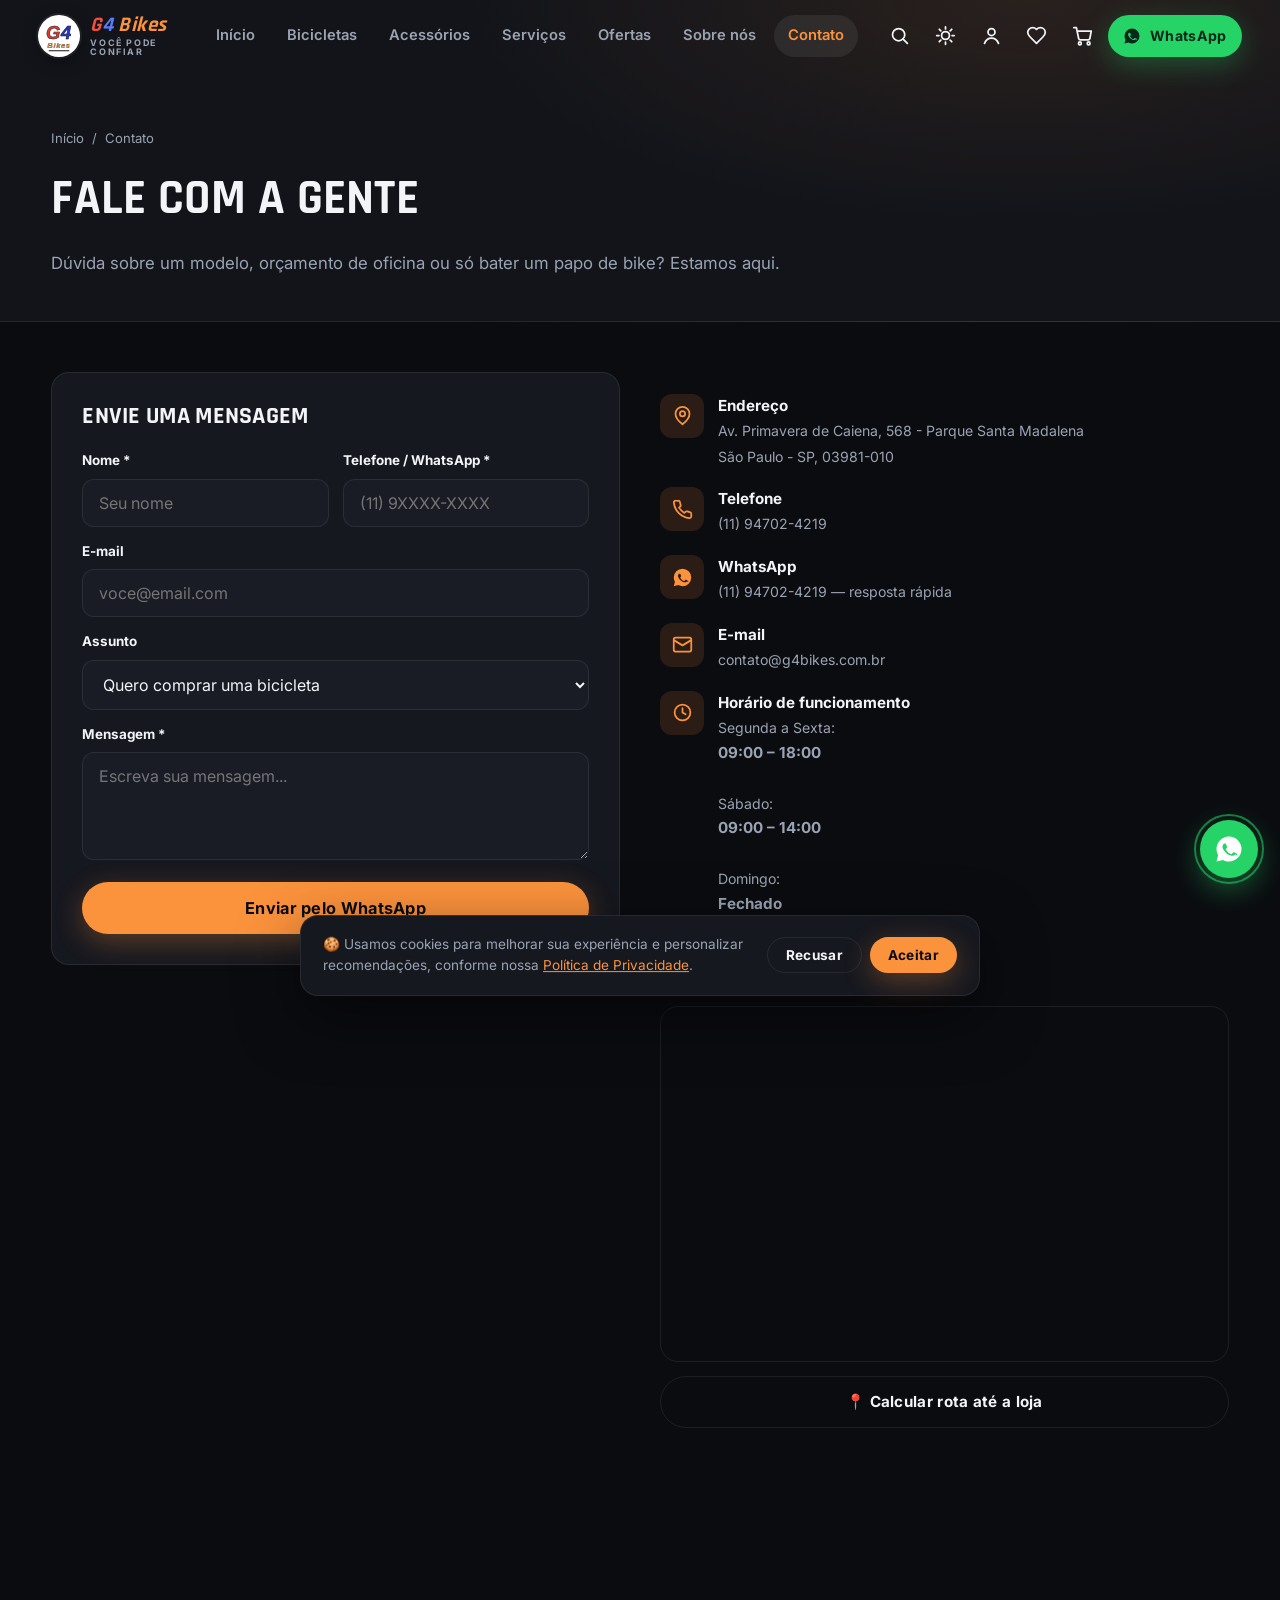
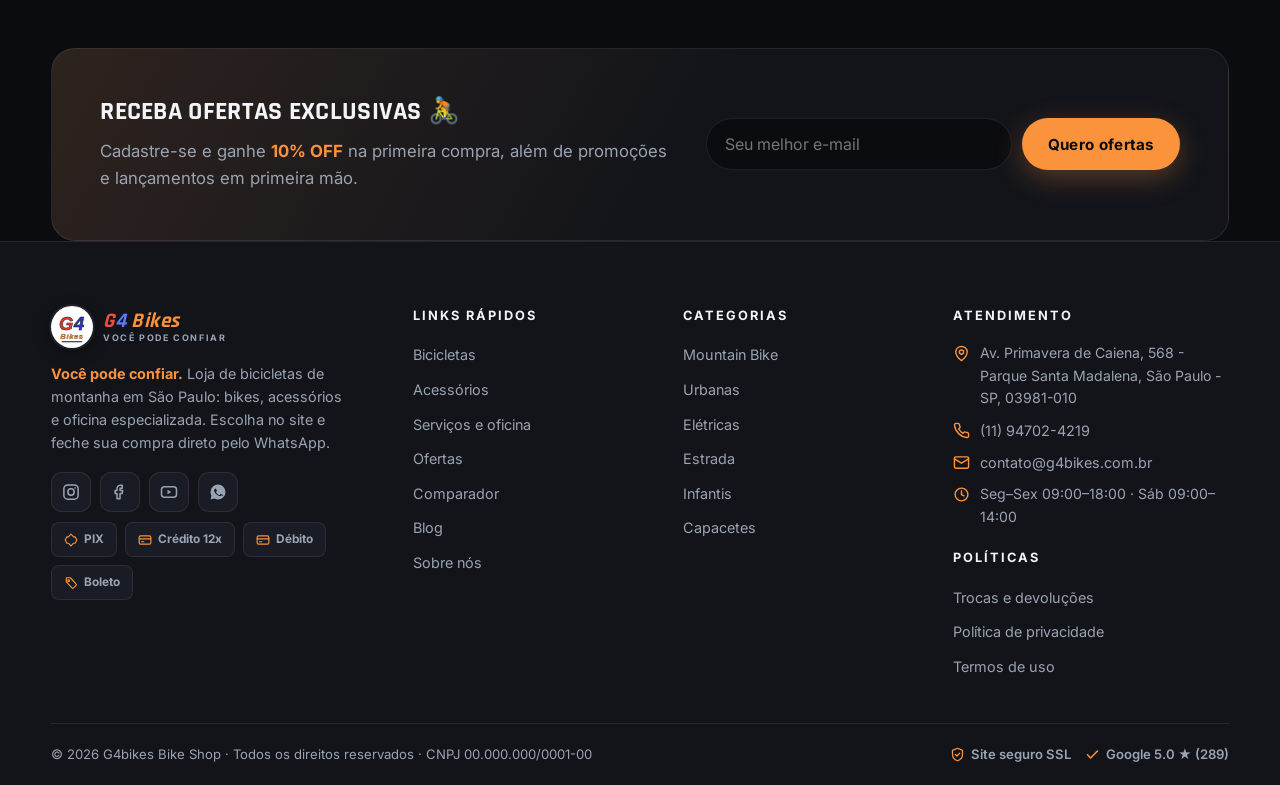
<file: contato.html>
<!DOCTYPE html>
<html lang="pt-BR">
<head>
  <meta charset="UTF-8">
  <meta name="viewport" content="width=device-width, initial-scale=1.0">
  <title>Contato — G4bikes Bike Shop | Av. Primavera de Caiena, 568 - São Paulo</title>
  <meta name="description" content="Fale com a G4bikes Bike Shop: (11) 94702-4219, WhatsApp, e-mail e mapa. Av. Primavera de Caiena, 568 - Parque Santa Madalena, São Paulo - SP. Seg-Sex 09h às 18h.">
  <link rel="preconnect" href="https://fonts.googleapis.com">
  <link rel="preconnect" href="https://fonts.gstatic.com" crossorigin>
  <link href="https://fonts.googleapis.com/css2?family=Inter:wght@400;600;700;800&family=Rajdhani:wght@600;700&display=swap" rel="stylesheet">
  <link rel="stylesheet" href="css/style.css">
  <link rel="icon" href="data:image/svg+xml,%3Csvg xmlns='http://www.w3.org/2000/svg' viewBox='0 0 100 100'%3E%3Ccircle cx='50' cy='50' r='50' fill='white'/%3E%3Ctext x='50' y='64' font-size='44' text-anchor='middle' font-family='Arial' font-weight='bold' font-style='italic'%3E%3Ctspan fill='%23e8392c'%3EG%3C/tspan%3E%3Ctspan fill='%232438cf'%3E4%3C/tspan%3E%3C/text%3E%3Ctext x='50' y='84' font-size='17' text-anchor='middle' font-family='Arial' font-weight='bold' font-style='italic' fill='%23f28a2e'%3EBikes%3C/text%3E%3C/svg%3E">
</head>
<body>

<main id="main">
  <section class="page-hero">
    <div class="container">
      <nav class="breadcrumb"><a href="index.html">Início</a> <span>/</span> <span>Contato</span></nav>
      <h1>Fale com a gente</h1>
      <p class="section-sub">Dúvida sobre um modelo, orçamento de oficina ou só bater um papo de bike? Estamos aqui.</p>
    </div>
  </section>

  <section class="section" style="padding-top:50px">
    <div class="container contact-grid">

      <div class="reveal-left">
        <div class="contact-card">
          <h2 class="section-title" style="font-size:1.5rem">Envie uma mensagem</h2>
          <form class="form-grid" id="contactForm" style="margin-top:20px">
            <div class="field"><label for="cNome">Nome *</label><input id="cNome" required placeholder="Seu nome"></div>
            <div class="field"><label for="cTel">Telefone / WhatsApp *</label><input id="cTel" required placeholder="(11) 9XXXX-XXXX"></div>
            <div class="field full"><label for="cEmail">E-mail</label><input id="cEmail" type="email" placeholder="voce@email.com"></div>
            <div class="field full"><label for="cAssunto">Assunto</label>
              <select id="cAssunto">
                <option>Quero comprar uma bicicleta</option>
                <option>Orçamento de oficina / manutenção</option>
                <option>Dúvida sobre um produto</option>
                <option>Troca ou garantia</option>
                <option>Outro assunto</option>
              </select>
            </div>
            <div class="field full"><label for="cMsg">Mensagem *</label><textarea id="cMsg" rows="4" required placeholder="Escreva sua mensagem..."></textarea></div>
            <button class="btn btn-primary btn-lg full" type="submit">Enviar pelo WhatsApp</button>
          </form>
        </div>
      </div>

      <div class="reveal-right">
        <ul class="contact-list">
          <li><span class="c-icon" id="icPin"></span><div><b>Endereço</b><span>Av. Primavera de Caiena, 568 - Parque Santa Madalena<br>São Paulo - SP, 03981-010</span></div></li>
          <li><span class="c-icon" id="icPhone"></span><div><b>Telefone</b><a class="val" href="tel:+5511947024219">(11) 94702-4219</a></div></li>
          <li><span class="c-icon" id="icWa"></span><div><b>WhatsApp</b><a class="val" id="waContato" target="_blank" rel="noopener">(11) 94702-4219 — resposta rápida</a></div></li>
          <li><span class="c-icon" id="icMail"></span><div><b>E-mail</b><a class="val" href="mailto:contato@g4bikes.com.br">contato@g4bikes.com.br</a></div></li>
          <li><span class="c-icon" id="icClock"></span><div><b>Horário de funcionamento</b><span id="horarios"></span></div></li>
          <li><span class="c-icon" id="icInsta"></span><div><b>Redes sociais</b><a class="val" href="https://instagram.com/g4bikes" target="_blank" rel="noopener">@g4bikes no Instagram</a></div></li>
        </ul>
        <div class="map-frame reveal">
          <iframe title="Mapa: G4bikes Bike Shop" loading="lazy" referrerpolicy="no-referrer-when-downgrade"
            src="https://www.google.com/maps?q=Av.%20Primavera%20de%20Caiena%2C%20568%20-%20Parque%20Santa%20Madalena%2C%20S%C3%A3o%20Paulo%20-%20SP%2C%2003981-010&output=embed"></iframe>
        </div>
        <a class="btn btn-outline btn-block" style="margin-top:14px" target="_blank" rel="noopener"
          href="https://www.google.com/maps/dir/?api=1&destination=Av.+Primavera+de+Caiena,+568+-+Parque+Santa+Madalena,+S%C3%A3o+Paulo+-+SP,+03981-010">
          📍 Calcular rota até a loja
        </a>
      </div>
    </div>
  </section>
</main>

<script src="js/data.js"></script>
<script src="js/main.js"></script>
<script>
document.addEventListener("DOMContentLoaded", () => {
  const set = (id, ic) => document.getElementById(id).innerHTML = ic;
  set("icPin", IC.pin); set("icPhone", IC.phone); set("icWa", IC.wa);
  set("icMail", IC.mail); set("icClock", IC.clock); set("icInsta", IC.insta);
  document.getElementById("waContato").href = waLink();
  document.getElementById("horarios").innerHTML = LOJA.horario.map(h => `${h.dias}: <b>${h.horas}</b>`).join("<br>");

  document.getElementById("contactForm").addEventListener("submit", e => {
    e.preventDefault();
    const g = id => document.getElementById(id).value;
    const msg = `Olá! Contato pelo site G4bikes:\n\n👤 ${g("cNome")}\n📱 ${g("cTel")}\n` +
      (g("cEmail") ? `📧 ${g("cEmail")}\n` : "") +
      `📌 Assunto: ${g("cAssunto")}\n\n💬 ${g("cMsg")}`;
    openWA(msg);
    toast("Mensagem pronta no WhatsApp — é só enviar! ✅");
    e.target.reset();
  });
});
</script>
</body>
</html>
</file>
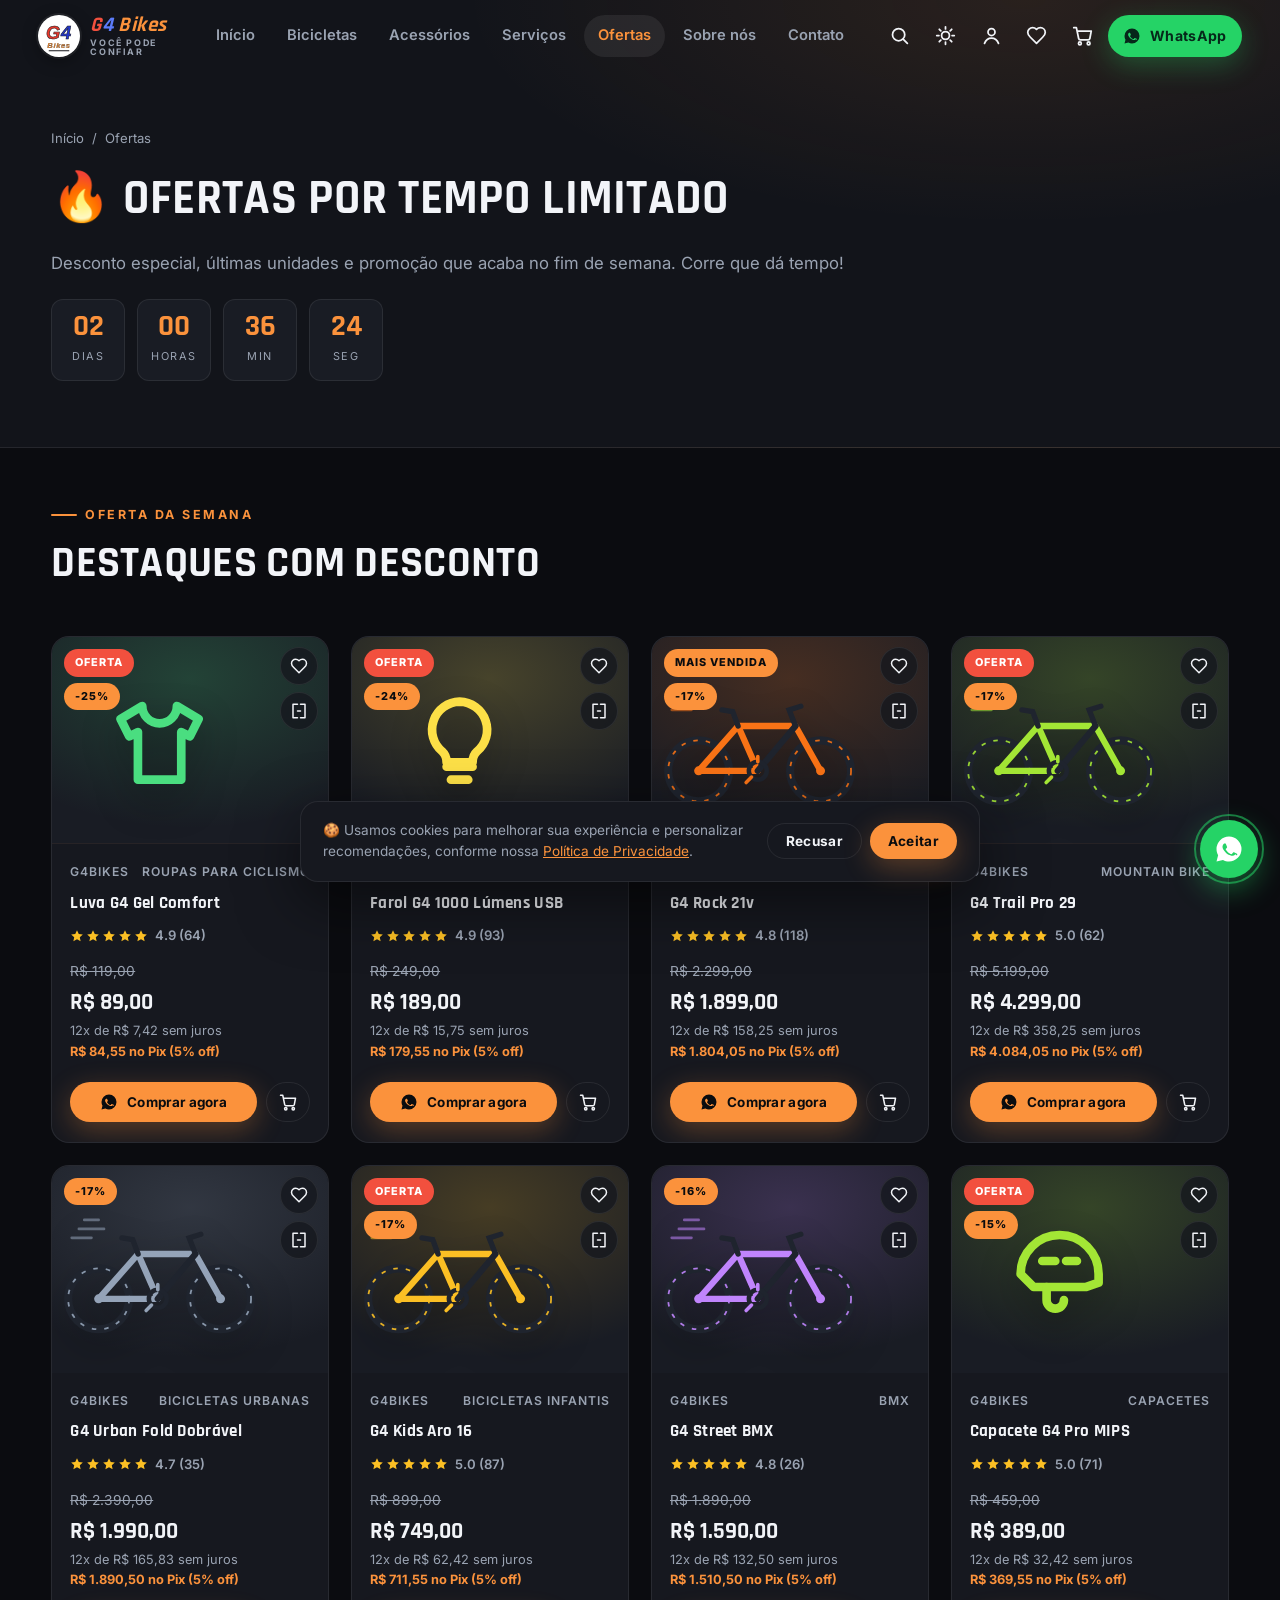
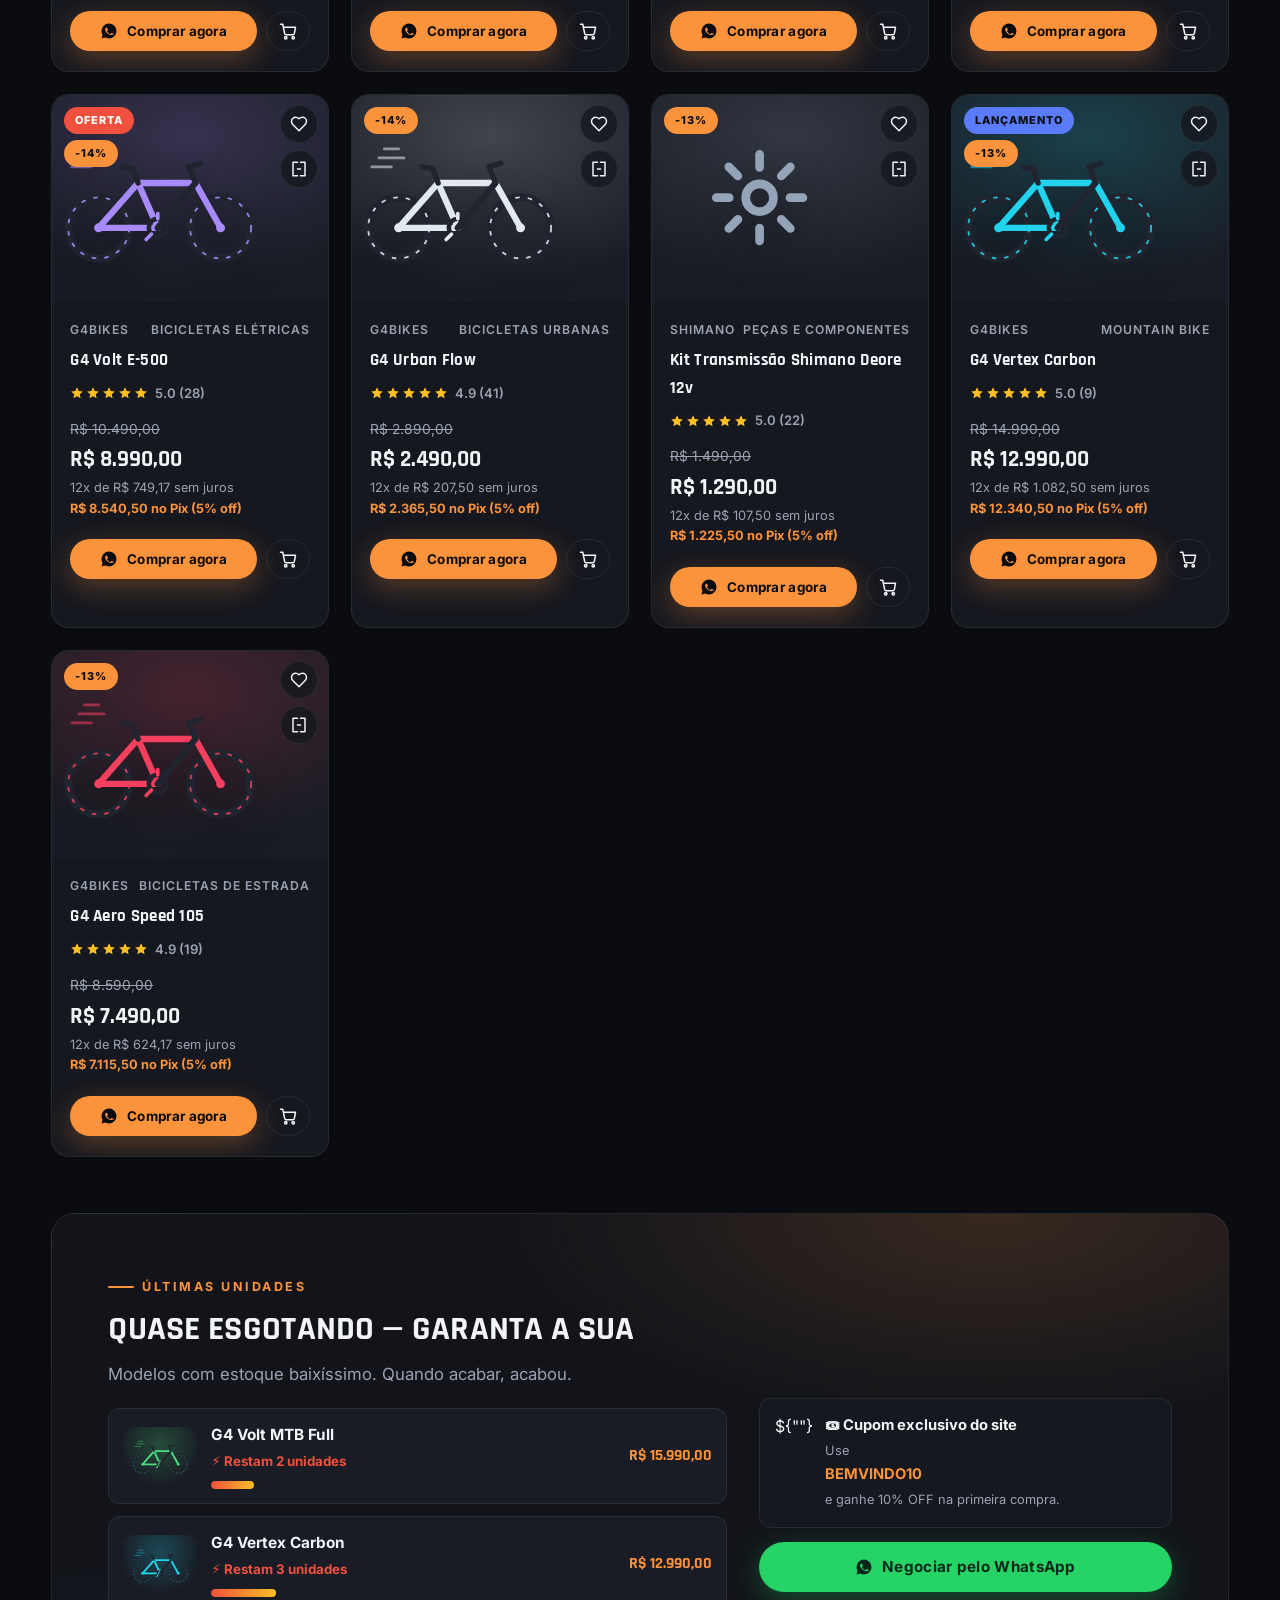
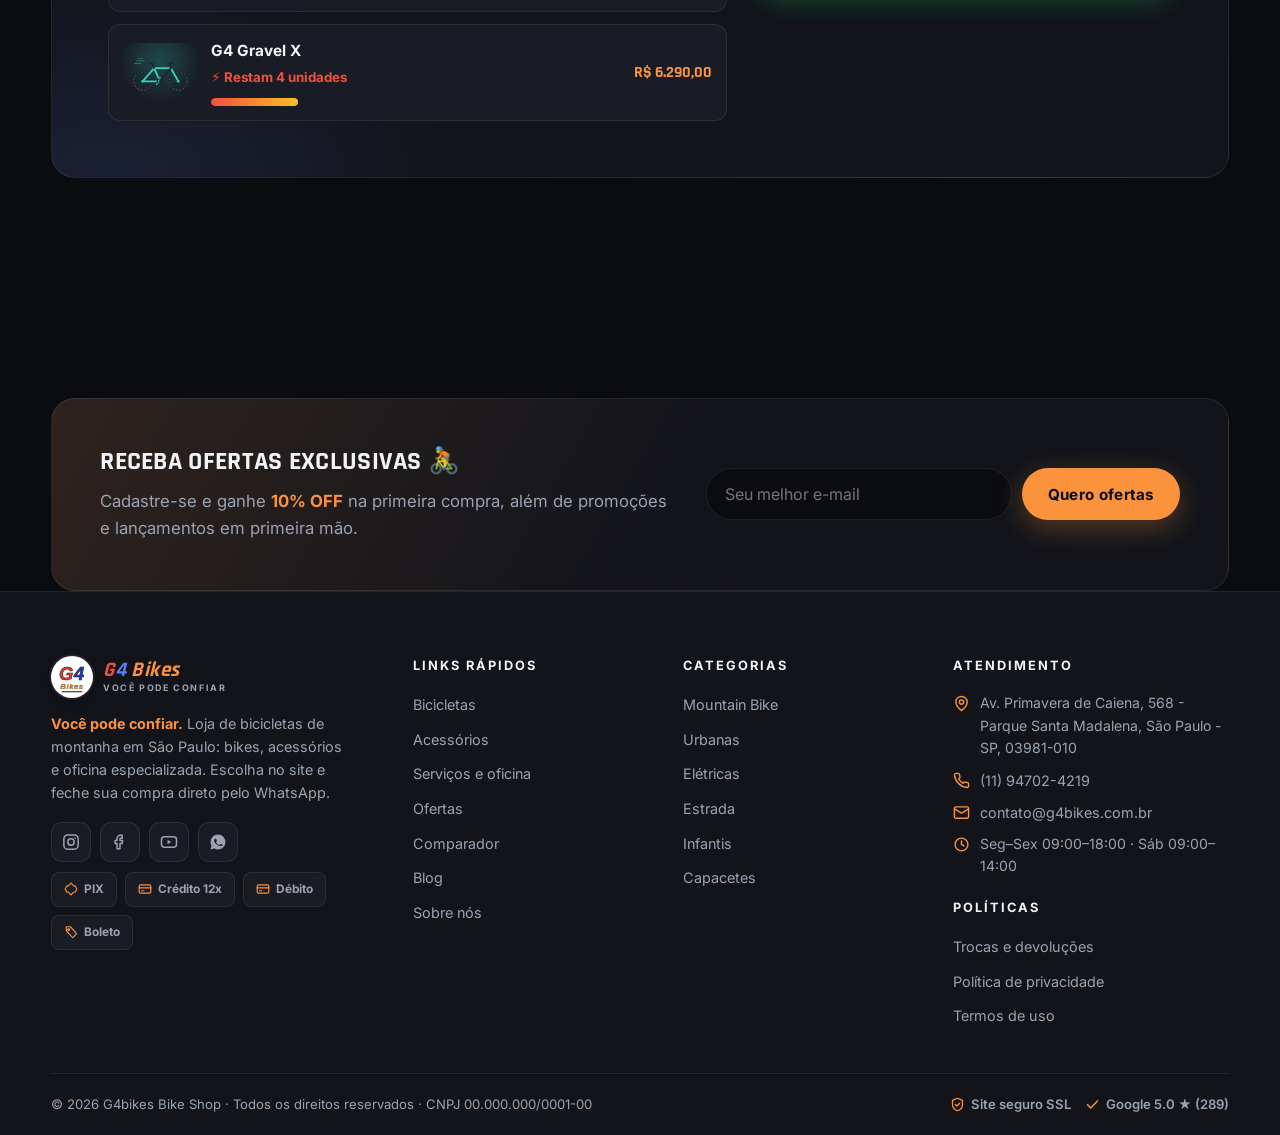
<file: ofertas.html>
<!DOCTYPE html>
<html lang="pt-BR">
<head>
  <meta charset="UTF-8">
  <meta name="viewport" content="width=device-width, initial-scale=1.0">
  <title>Ofertas — G4bikes Bike Shop | Promoções em Bicicletas e Acessórios</title>
  <meta name="description" content="Ofertas da semana na G4bikes: bicicletas, capacetes e acessórios com descontos especiais por tempo limitado. Últimas unidades!">
  <link rel="preconnect" href="https://fonts.googleapis.com">
  <link rel="preconnect" href="https://fonts.gstatic.com" crossorigin>
  <link href="https://fonts.googleapis.com/css2?family=Inter:wght@400;600;700;800&family=Rajdhani:wght@600;700&display=swap" rel="stylesheet">
  <link rel="stylesheet" href="css/style.css">
  <link rel="icon" href="data:image/svg+xml,%3Csvg xmlns='http://www.w3.org/2000/svg' viewBox='0 0 100 100'%3E%3Ccircle cx='50' cy='50' r='50' fill='white'/%3E%3Ctext x='50' y='64' font-size='44' text-anchor='middle' font-family='Arial' font-weight='bold' font-style='italic'%3E%3Ctspan fill='%23e8392c'%3EG%3C/tspan%3E%3Ctspan fill='%232438cf'%3E4%3C/tspan%3E%3C/text%3E%3Ctext x='50' y='84' font-size='17' text-anchor='middle' font-family='Arial' font-weight='bold' font-style='italic' fill='%23f28a2e'%3EBikes%3C/text%3E%3C/svg%3E">
</head>
<body>

<main id="main">
  <section class="page-hero">
    <div class="container">
      <nav class="breadcrumb"><a href="index.html">Início</a> <span>/</span> <span>Ofertas</span></nav>
      <h1>🔥 Ofertas por tempo limitado</h1>
      <p class="section-sub">Desconto especial, últimas unidades e promoção que acaba no fim de semana. Corre que dá tempo!</p>
      <div class="countdown" id="offersCountdown" style="margin-top:22px" aria-label="Tempo restante das ofertas"></div>
    </div>
  </section>

  <section class="section" style="padding-top:50px">
    <div class="container">
      <div class="section-head reveal">
        <span class="kicker">Oferta da semana</span>
        <h2 class="section-title">Destaques com desconto</h2>
      </div>
      <div class="prod-grid" data-stagger id="offersGrid"></div>

      <div class="offer-banner reveal" style="margin-top:56px">
        <div>
          <span class="kicker">Últimas unidades</span>
          <h2 class="section-title" style="font-size:clamp(1.5rem,3vw,2.1rem)">Quase esgotando — garanta a sua</h2>
          <p class="section-sub">Modelos com estoque baixíssimo. Quando acabar, acabou.</p>
          <div id="lowStock" style="display:grid;gap:12px;margin-top:20px"></div>
        </div>
        <div style="display:grid;gap:14px">
          <div class="feat">${""}<div id="couponBox">
            <b>🎟 Cupom exclusivo do site</b>
            <small>Use <b style="color:var(--neon)">BEMVINDO10</b> e ganhe 10% OFF na primeira compra.</small>
          </div></div>
          <a class="btn btn-wa btn-block" id="waOffers" target="_blank" rel="noopener">Negociar pelo WhatsApp</a>
        </div>
      </div>
    </div>
  </section>
</main>

<script src="js/data.js"></script>
<script src="js/main.js"></script>
<script>
document.addEventListener("DOMContentLoaded", () => {
  startCountdown(document.getElementById("offersCountdown"), nextOfferEnd());
  document.getElementById("waOffers").href = waLink("Olá! Vi as ofertas no site da G4bikes e quero negociar um desconto.");
  document.getElementById("waOffers").innerHTML = IC.wa + " Negociar pelo WhatsApp";

  const ofertas = PRODUTOS.filter(p => p.precoAntigo).sort((a, b) =>
    (1 - b.preco / b.precoAntigo) - (1 - a.preco / a.precoAntigo));
  document.getElementById("offersGrid").innerHTML = ofertas.map(productCard).join("");

  const low = PRODUTOS.filter(p => p.estoque <= 7).sort((a, b) => a.estoque - b.estoque).slice(0, 3);
  document.getElementById("lowStock").innerHTML = low.map(p => `
    <a class="assist-reco" href="produto.html?id=${p.id}">
      <div class="thumb" style="background:radial-gradient(circle at 50% 30%, color-mix(in srgb, ${p.cor} 25%, transparent), transparent 75%), var(--bg-3)">${bikeArt(p)}</div>
      <div style="flex:1"><b>${p.nome}</b><small style="color:var(--danger);font-weight:700">⚡ Restam ${p.estoque} unidade${p.estoque > 1 ? "s" : ""}</small>
        <div class="stock-bar" style="max-width:180px"><i style="width:${Math.min(p.estoque * 12, 100)}%"></i></div>
      </div>
      <span class="price">${fmtBRL(p.preco)}</span>
    </a>`).join("");
});
</script>
</body>
</html>
</file>
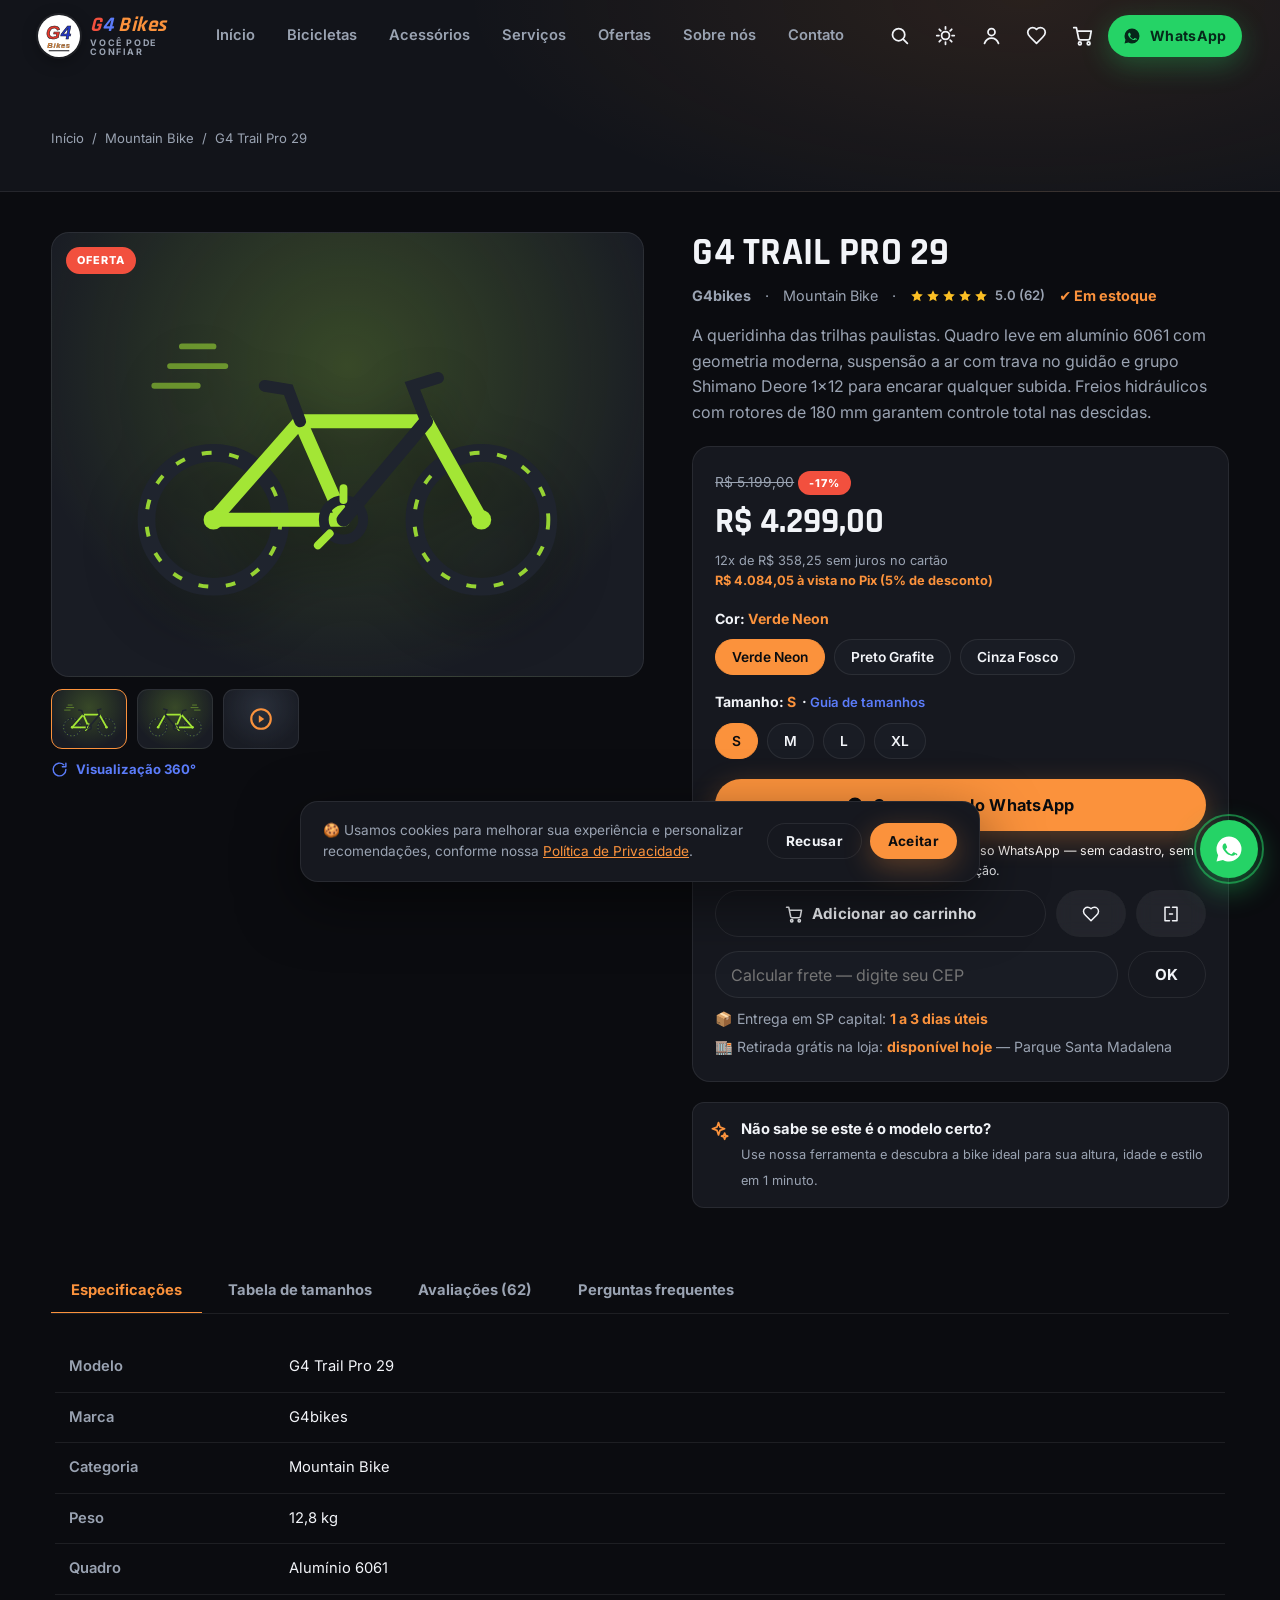
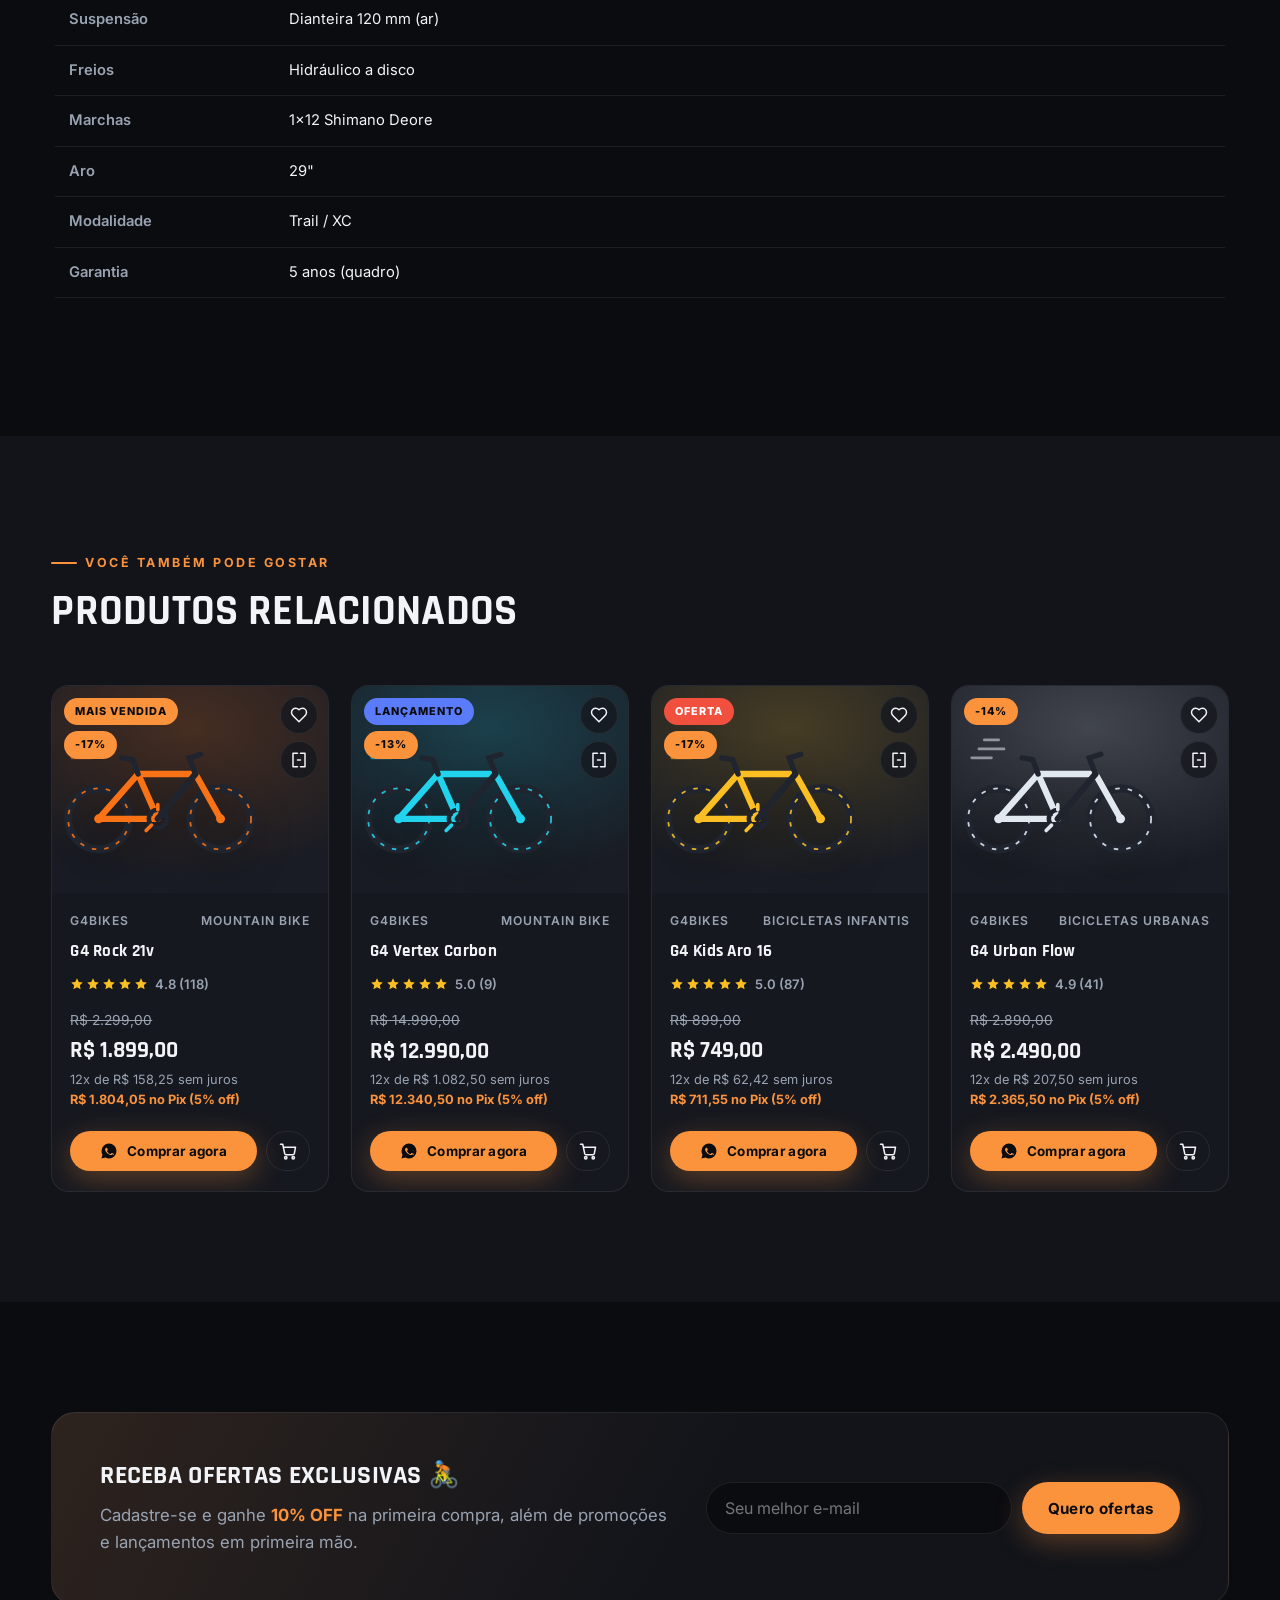
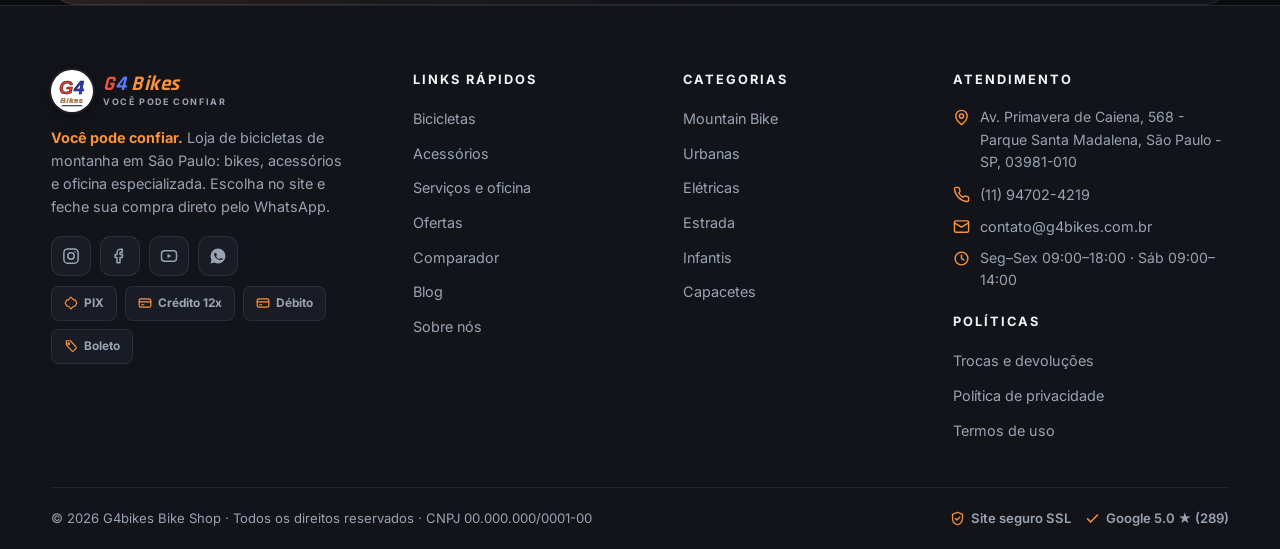
<file: produto.html>
<!DOCTYPE html>
<html lang="pt-BR">
<head>
  <meta charset="UTF-8">
  <meta name="viewport" content="width=device-width, initial-scale=1.0">
  <title>Produto — G4bikes Bike Shop</title>
  <meta name="description" content="Detalhes completos do produto: especificações técnicas, tabela de tamanhos, frete, avaliações e comparação. G4bikes Bike Shop, São Paulo.">
  <link rel="preconnect" href="https://fonts.googleapis.com">
  <link rel="preconnect" href="https://fonts.gstatic.com" crossorigin>
  <link href="https://fonts.googleapis.com/css2?family=Inter:wght@400;600;700;800&family=Rajdhani:wght@600;700&display=swap" rel="stylesheet">
  <link rel="stylesheet" href="css/style.css">
  <link rel="icon" href="data:image/svg+xml,%3Csvg xmlns='http://www.w3.org/2000/svg' viewBox='0 0 100 100'%3E%3Ccircle cx='50' cy='50' r='50' fill='white'/%3E%3Ctext x='50' y='64' font-size='44' text-anchor='middle' font-family='Arial' font-weight='bold' font-style='italic'%3E%3Ctspan fill='%23e8392c'%3EG%3C/tspan%3E%3Ctspan fill='%232438cf'%3E4%3C/tspan%3E%3C/text%3E%3Ctext x='50' y='84' font-size='17' text-anchor='middle' font-family='Arial' font-weight='bold' font-style='italic' fill='%23f28a2e'%3EBikes%3C/text%3E%3C/svg%3E">
</head>
<body>

<main id="main">
  <section class="page-hero" style="padding-bottom:30px">
    <div class="container">
      <nav class="breadcrumb" aria-label="Você está em" id="crumb"></nav>
    </div>
  </section>

  <section class="section" style="padding-top:40px">
    <div class="container" id="pdpRoot"></div>
  </section>

  <section class="section section-alt" id="relatedSec">
    <div class="container">
      <div class="section-head reveal">
        <span class="kicker">Você também pode gostar</span>
        <h2 class="section-title">Produtos relacionados</h2>
      </div>
      <div class="prod-grid" data-stagger id="relatedGrid"></div>
    </div>
  </section>
</main>

<script src="js/data.js"></script>
<script src="js/main.js"></script>
<script src="js/product.js"></script>
</body>
</html>
</file>
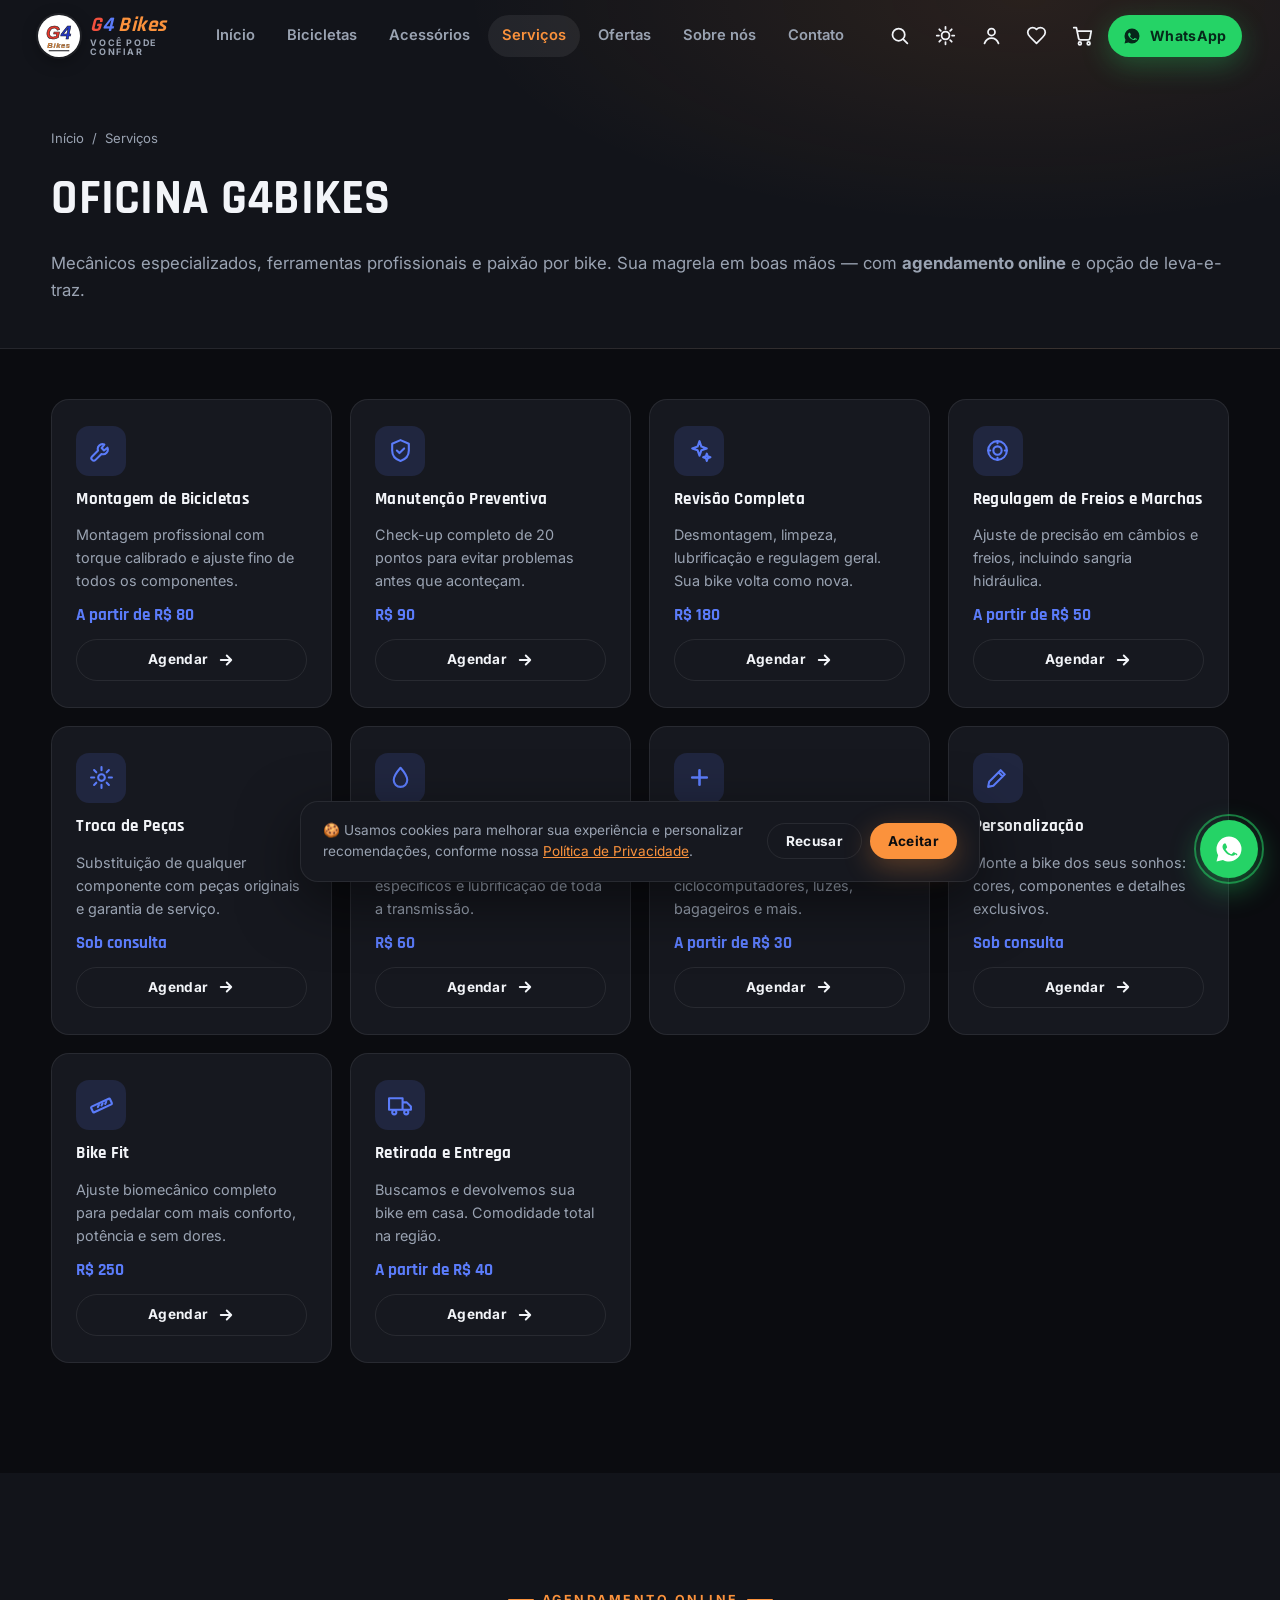
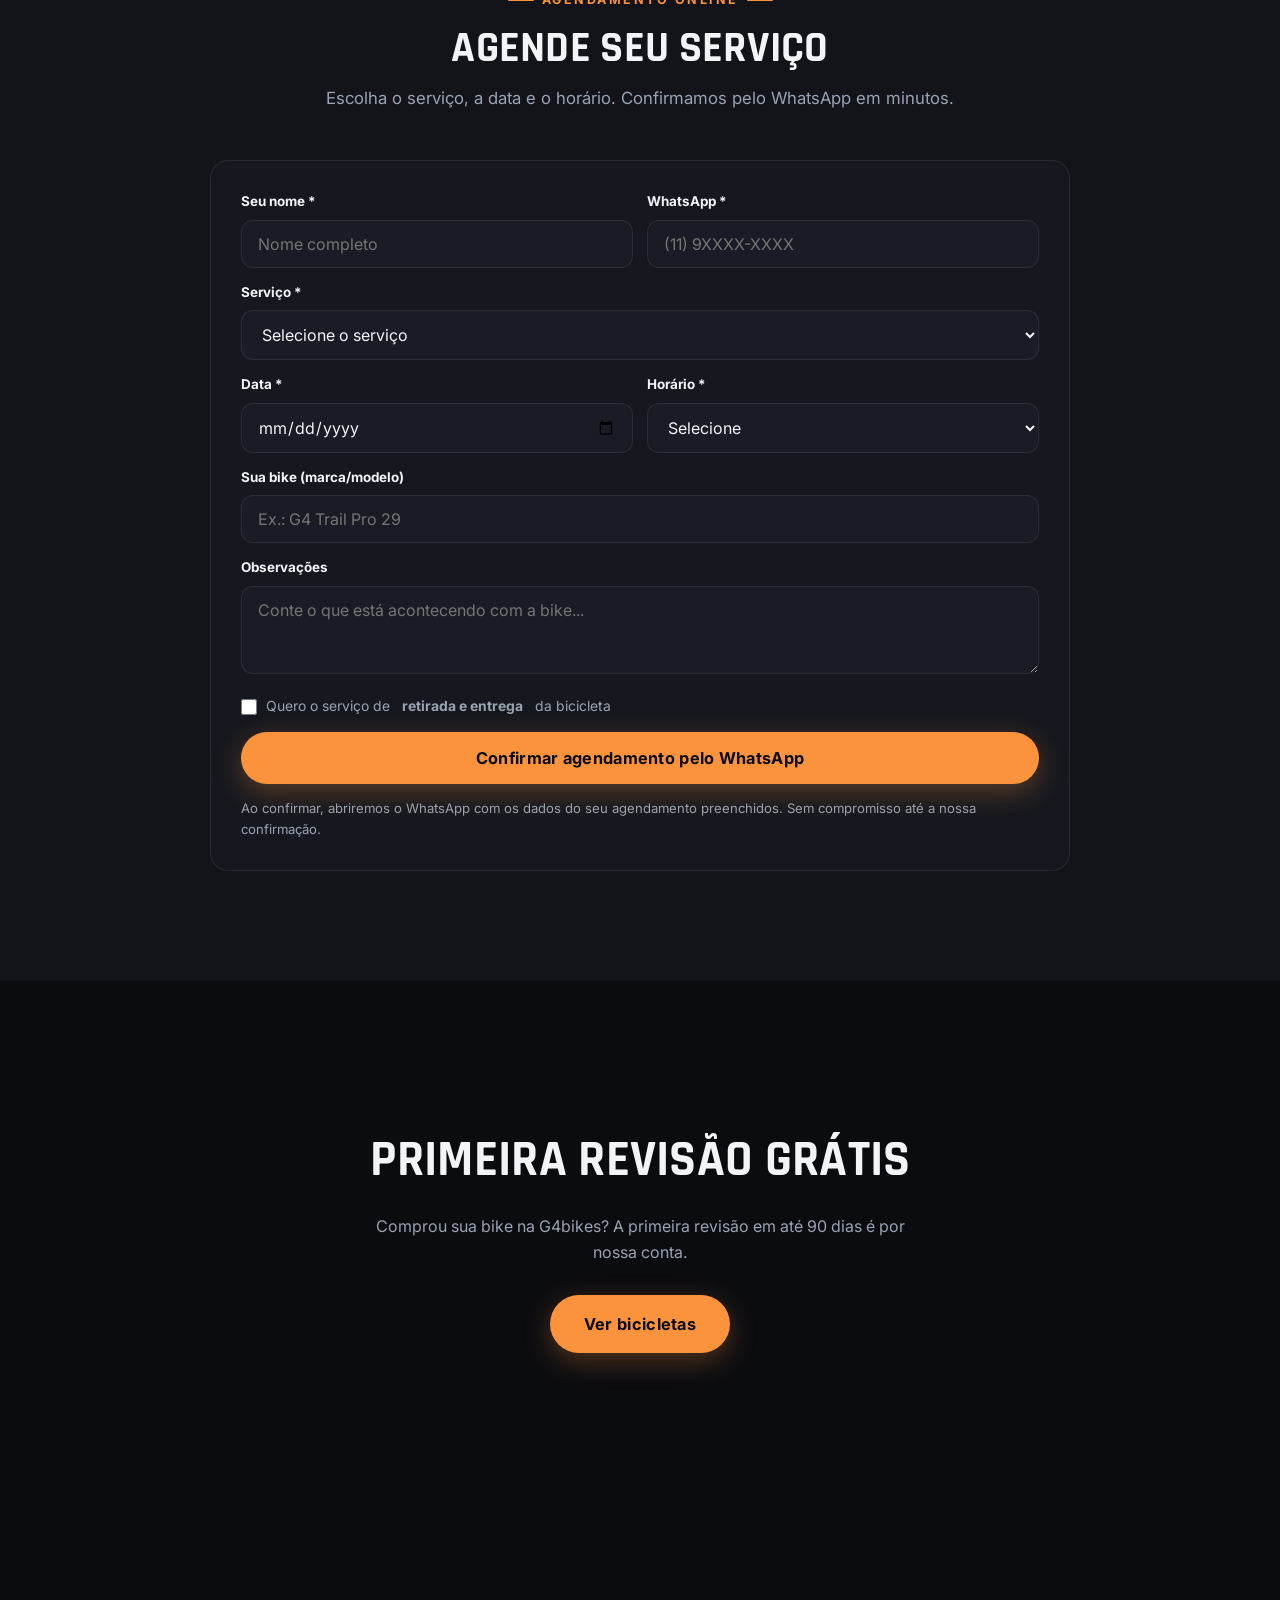
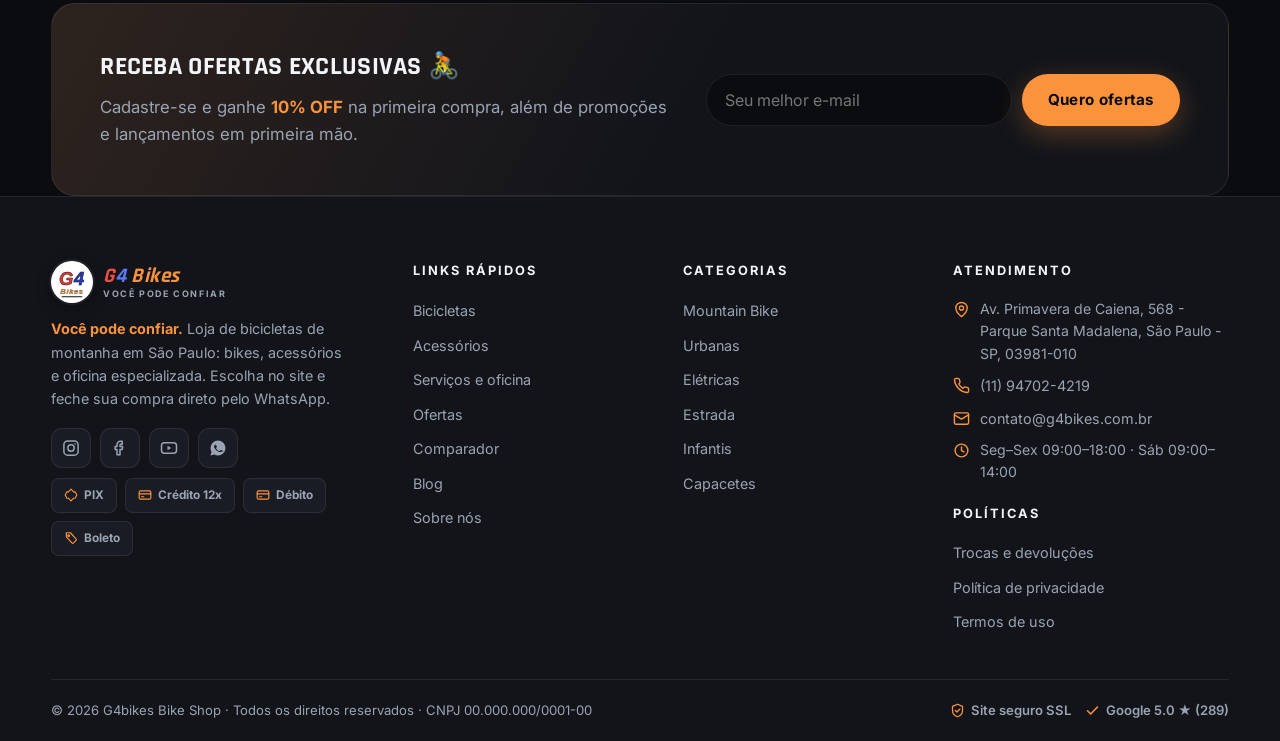
<file: servicos.html>
<!DOCTYPE html>
<html lang="pt-BR">
<head>
  <meta charset="UTF-8">
  <meta name="viewport" content="width=device-width, initial-scale=1.0">
  <title>Serviços e Oficina — G4bikes Bike Shop | Manutenção de Bicicletas em SP</title>
  <meta name="description" content="Oficina especializada em bicicletas em São Paulo: montagem, revisão completa, regulagem de freios e marchas, bike fit, personalização e leva-e-traz. Agende online.">
  <link rel="preconnect" href="https://fonts.googleapis.com">
  <link rel="preconnect" href="https://fonts.gstatic.com" crossorigin>
  <link href="https://fonts.googleapis.com/css2?family=Inter:wght@400;600;700;800&family=Rajdhani:wght@600;700&display=swap" rel="stylesheet">
  <link rel="stylesheet" href="css/style.css">
  <link rel="icon" href="data:image/svg+xml,%3Csvg xmlns='http://www.w3.org/2000/svg' viewBox='0 0 100 100'%3E%3Ccircle cx='50' cy='50' r='50' fill='white'/%3E%3Ctext x='50' y='64' font-size='44' text-anchor='middle' font-family='Arial' font-weight='bold' font-style='italic'%3E%3Ctspan fill='%23e8392c'%3EG%3C/tspan%3E%3Ctspan fill='%232438cf'%3E4%3C/tspan%3E%3C/text%3E%3Ctext x='50' y='84' font-size='17' text-anchor='middle' font-family='Arial' font-weight='bold' font-style='italic' fill='%23f28a2e'%3EBikes%3C/text%3E%3C/svg%3E">
</head>
<body>

<main id="main">
  <section class="page-hero">
    <div class="container">
      <nav class="breadcrumb"><a href="index.html">Início</a> <span>/</span> <span>Serviços</span></nav>
      <h1>Oficina G4bikes</h1>
      <p class="section-sub">Mecânicos especializados, ferramentas profissionais e paixão por bike. Sua magrela em boas mãos — com <b>agendamento online</b> e opção de leva-e-traz.</p>
    </div>
  </section>

  <section class="section" style="padding-top:50px">
    <div class="container">
      <div class="svc-grid" data-stagger id="svcGrid"></div>
    </div>
  </section>

  <section class="section section-alt" id="agendar">
    <div class="container" style="max-width:860px">
      <div class="section-head center reveal">
        <span class="kicker">Agendamento online</span>
        <h2 class="section-title">Agende seu serviço</h2>
        <p class="section-sub">Escolha o serviço, a data e o horário. Confirmamos pelo WhatsApp em minutos.</p>
      </div>
      <form class="contact-card form-grid reveal" id="bookForm">
        <div class="field"><label for="bNome">Seu nome *</label><input id="bNome" required placeholder="Nome completo"></div>
        <div class="field"><label for="bTel">WhatsApp *</label><input id="bTel" required placeholder="(11) 9XXXX-XXXX"></div>
        <div class="field full"><label for="bSvc">Serviço *</label><select id="bSvc" required></select></div>
        <div class="field"><label for="bData">Data *</label><input id="bData" type="date" required></div>
        <div class="field"><label for="bHora">Horário *</label>
          <select id="bHora" required>
            <option value="">Selecione</option>
            <option>09:00</option><option>10:00</option><option>11:00</option>
            <option>13:00</option><option>14:00</option><option>15:00</option>
            <option>16:00</option><option>17:00</option>
          </select>
        </div>
        <div class="field full"><label for="bBike">Sua bike (marca/modelo)</label><input id="bBike" placeholder="Ex.: G4 Trail Pro 29"></div>
        <div class="field full"><label for="bObs">Observações</label><textarea id="bObs" rows="3" placeholder="Conte o que está acontecendo com a bike..."></textarea></div>
        <label class="check full"><input type="checkbox" id="bLeva"> Quero o serviço de <b>&nbsp;retirada e entrega&nbsp;</b> da bicicleta</label>
        <button class="btn btn-primary btn-lg full" type="submit">Confirmar agendamento pelo WhatsApp</button>
        <p class="section-sub full" style="font-size:.82rem;margin:0">Ao confirmar, abriremos o WhatsApp com os dados do seu agendamento preenchidos. Sem compromisso até a nossa confirmação.</p>
      </form>
    </div>
  </section>

  <section class="parallax-cta">
    <div class="container reveal">
      <h2>Primeira revisão grátis</h2>
      <p>Comprou sua bike na G4bikes? A primeira revisão em até 90 dias é por nossa conta.</p>
      <a class="btn btn-primary btn-lg" href="bicicletas.html">Ver bicicletas</a>
    </div>
  </section>
</main>

<script src="js/data.js"></script>
<script src="js/main.js"></script>
<script>
document.addEventListener("DOMContentLoaded", () => {
  document.getElementById("svcGrid").innerHTML = SERVICOS.map(s => `
    <div class="svc-card">
      <span class="svc-icon">${IC[s.icone] || IC.wrench}</span>
      <h3>${s.nome}</h3><p>${s.desc}</p>
      <span class="svc-price">${s.preco}</span>
      <a class="btn btn-outline btn-sm" href="#agendar" onclick="document.getElementById('bSvc').value='${s.nome}'">Agendar ${IC.arrow}</a>
    </div>`).join("");

  const sel = document.getElementById("bSvc");
  sel.innerHTML = `<option value="">Selecione o serviço</option>` + SERVICOS.map(s => `<option>${s.nome}</option>`).join("");

  const data = document.getElementById("bData");
  data.min = new Date().toISOString().split("T")[0];

  document.getElementById("bookForm").addEventListener("submit", e => {
    e.preventDefault();
    const g = id => document.getElementById(id).value;
    const msg = `Olá! Quero agendar um serviço na oficina G4bikes:\n\n` +
      `🔧 Serviço: ${g("bSvc")}\n📅 Data: ${g("bData").split("-").reverse().join("/")} às ${g("bHora")}\n` +
      `👤 Nome: ${g("bNome")}\n📱 WhatsApp: ${g("bTel")}\n🚲 Bike: ${g("bBike") || "não informado"}\n` +
      (document.getElementById("bLeva").checked ? `🚚 Com retirada e entrega\n` : "") +
      (g("bObs") ? `📝 Obs: ${g("bObs")}` : "");
    openWA(msg);
    toast("Agendamento enviado! Confirmaremos pelo WhatsApp. ✅");
    e.target.reset();
  });
});
</script>
</body>
</html>
</file>
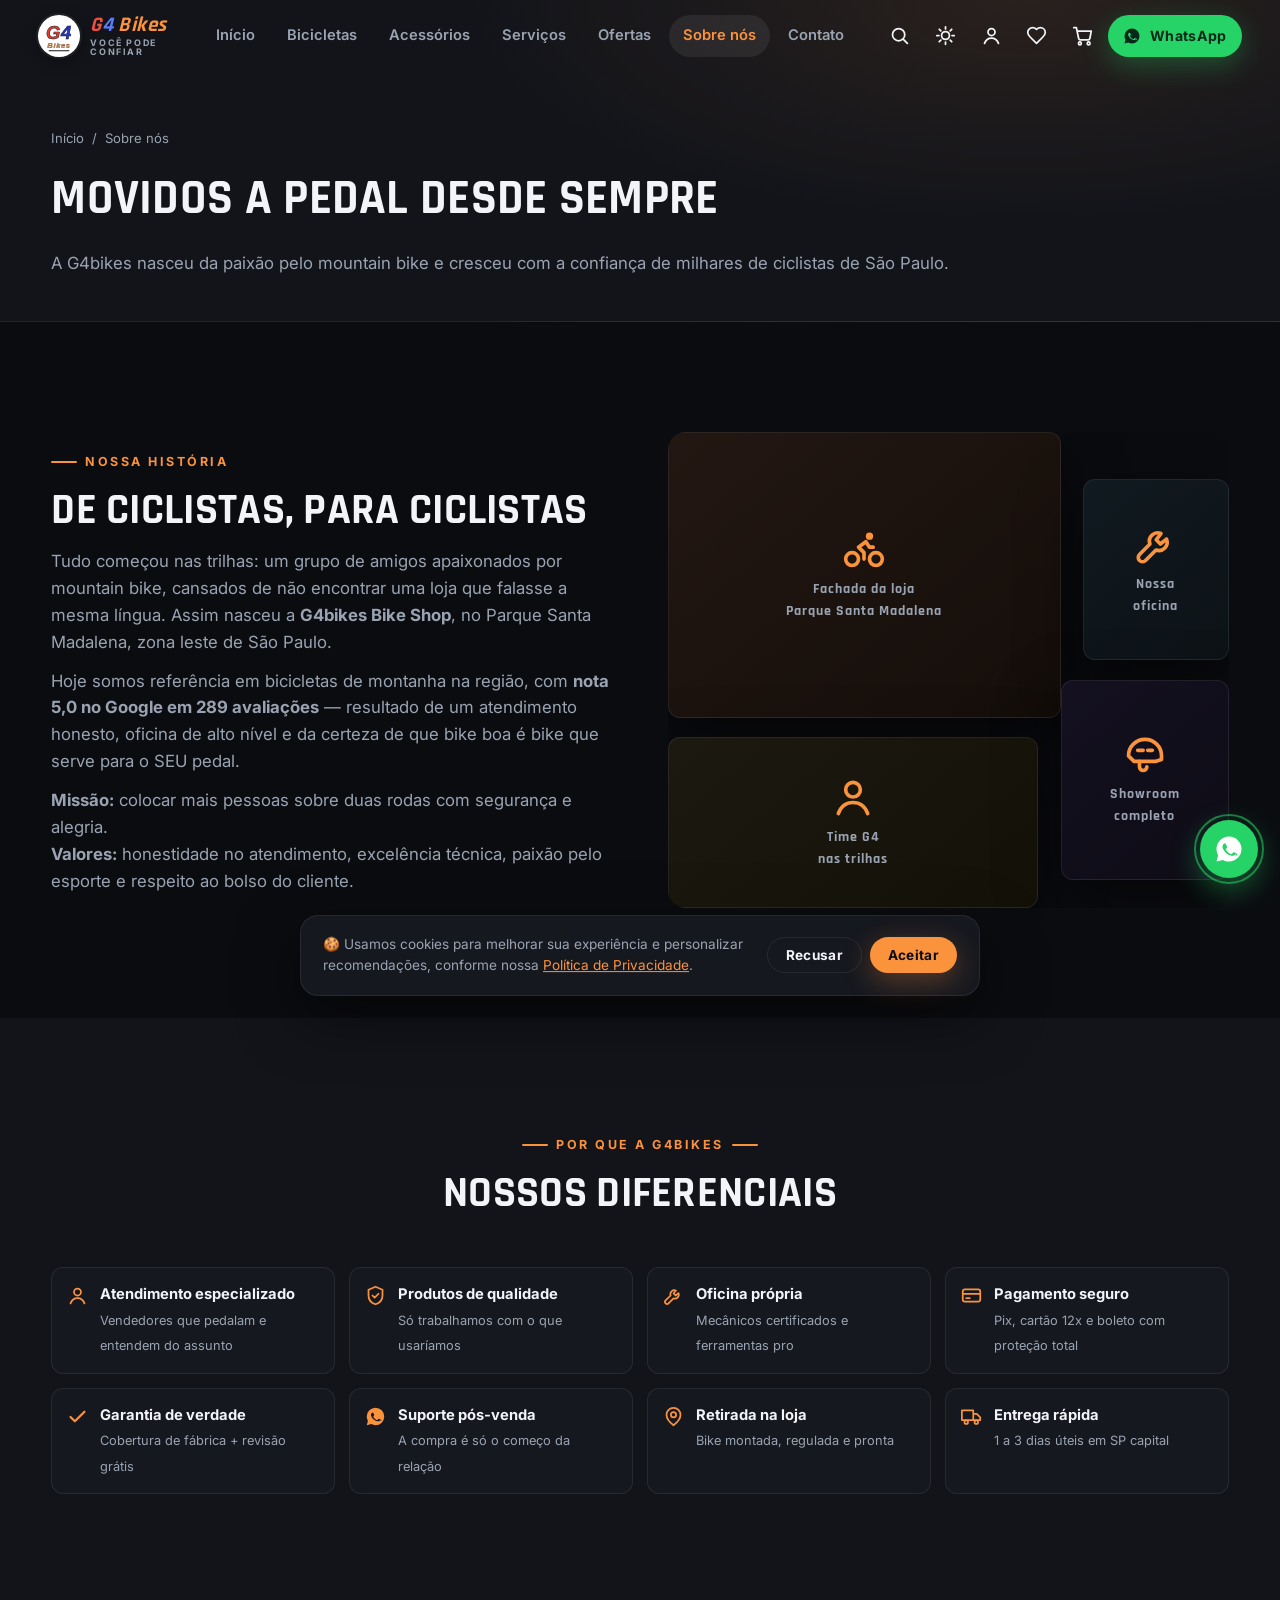
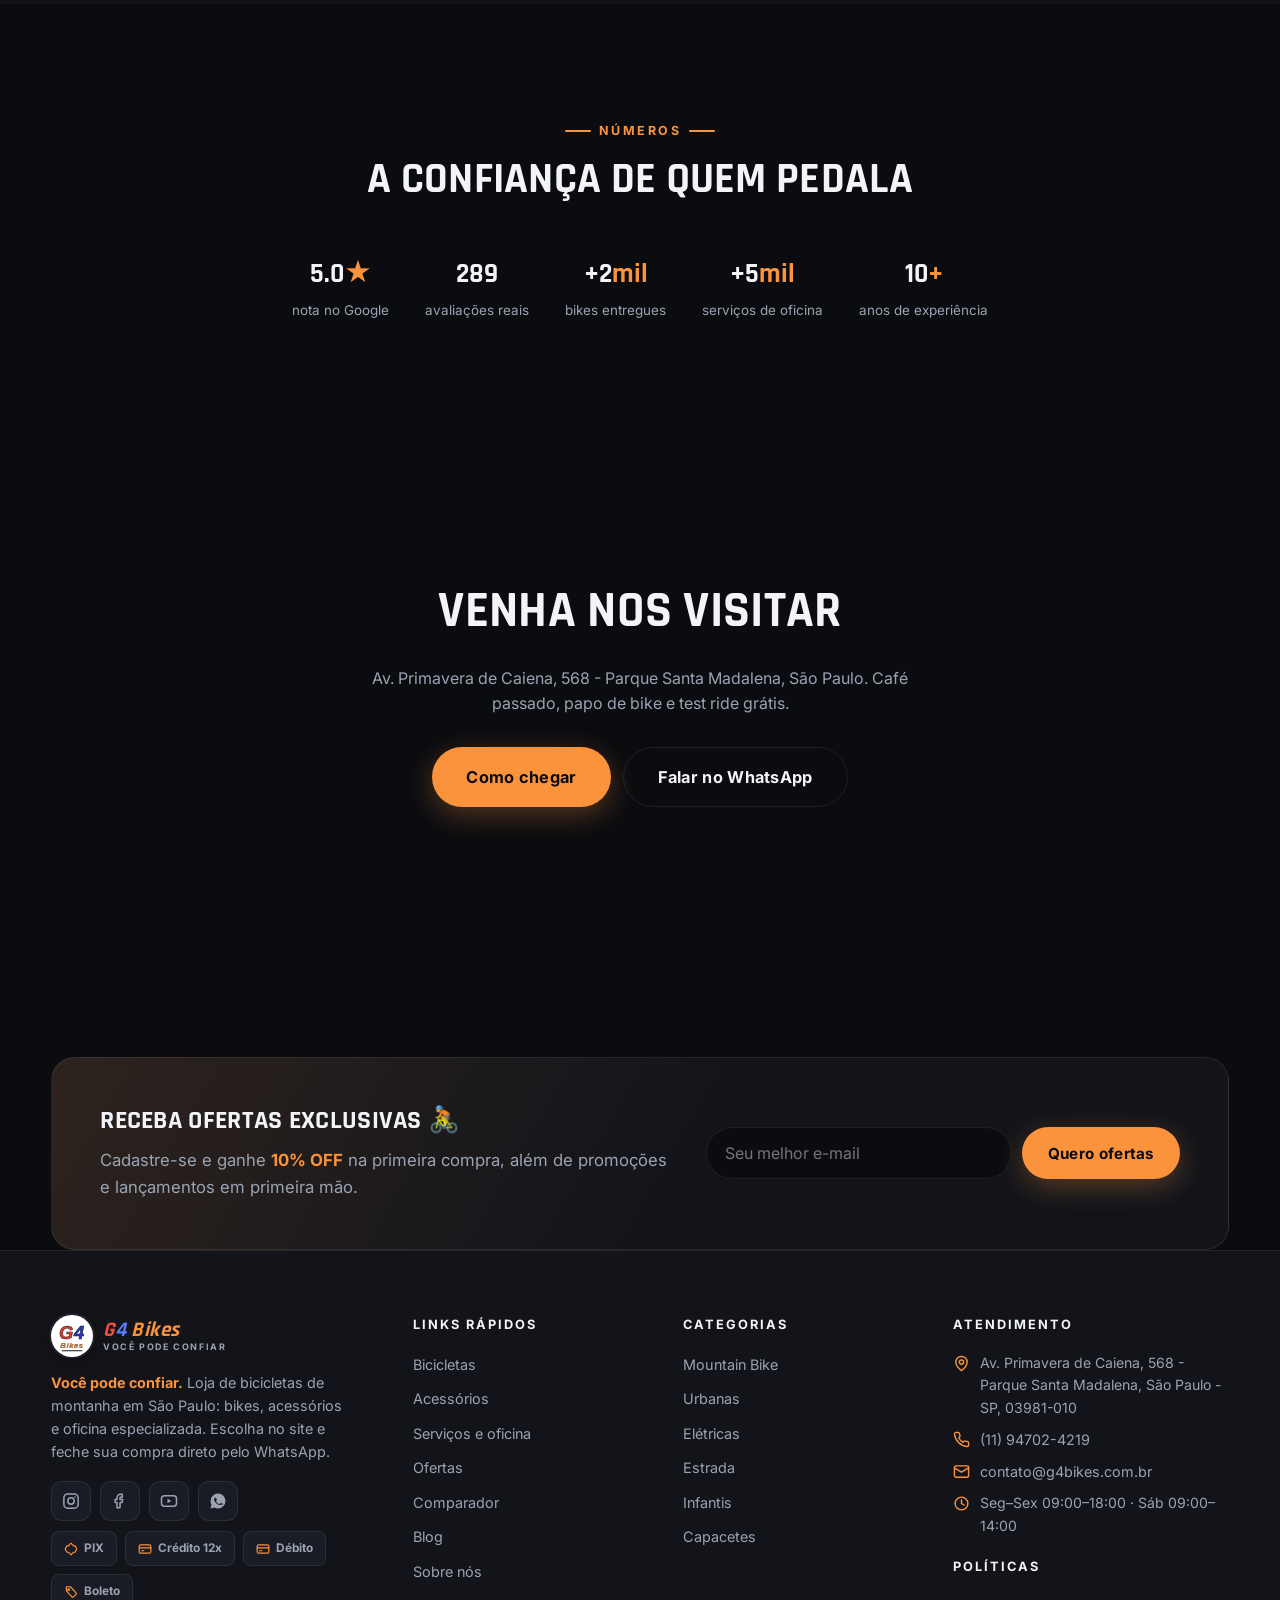
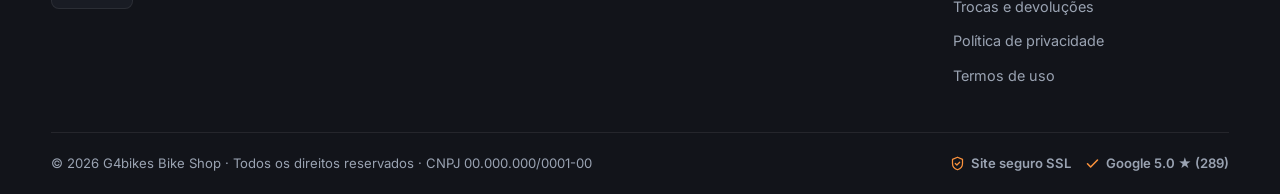
<file: sobre.html>
<!DOCTYPE html>
<html lang="pt-BR">
<head>
  <meta charset="UTF-8">
  <meta name="viewport" content="width=device-width, initial-scale=1.0">
  <title>Sobre Nós — G4bikes Bike Shop | Loja de Bicicletas em São Paulo</title>
  <meta name="description" content="Conheça a história da G4bikes Bike Shop: loja de bicicletas de montanha no Parque Santa Madalena, São Paulo, com nota 5,0 no Google, oficina própria e equipe apaixonada por ciclismo.">
  <link rel="preconnect" href="https://fonts.googleapis.com">
  <link rel="preconnect" href="https://fonts.gstatic.com" crossorigin>
  <link href="https://fonts.googleapis.com/css2?family=Inter:wght@400;600;700;800&family=Rajdhani:wght@600;700&display=swap" rel="stylesheet">
  <link rel="stylesheet" href="css/style.css">
  <link rel="icon" href="data:image/svg+xml,%3Csvg xmlns='http://www.w3.org/2000/svg' viewBox='0 0 100 100'%3E%3Ccircle cx='50' cy='50' r='50' fill='white'/%3E%3Ctext x='50' y='64' font-size='44' text-anchor='middle' font-family='Arial' font-weight='bold' font-style='italic'%3E%3Ctspan fill='%23e8392c'%3EG%3C/tspan%3E%3Ctspan fill='%232438cf'%3E4%3C/tspan%3E%3C/text%3E%3Ctext x='50' y='84' font-size='17' text-anchor='middle' font-family='Arial' font-weight='bold' font-style='italic' fill='%23f28a2e'%3EBikes%3C/text%3E%3C/svg%3E">
</head>
<body>

<main id="main">
  <section class="page-hero">
    <div class="container">
      <nav class="breadcrumb"><a href="index.html">Início</a> <span>/</span> <span>Sobre nós</span></nav>
      <h1>Movidos a pedal desde sempre</h1>
      <p class="section-sub">A G4bikes nasceu da paixão pelo mountain bike e cresceu com a confiança de milhares de ciclistas de São Paulo.</p>
    </div>
  </section>

  <section class="section">
    <div class="container about-grid">
      <div class="reveal-left">
        <span class="kicker">Nossa história</span>
        <h2 class="section-title">De ciclistas, para ciclistas</h2>
        <p class="section-sub">Tudo começou nas trilhas: um grupo de amigos apaixonados por mountain bike, cansados de não encontrar uma loja que falasse a mesma língua. Assim nasceu a <b>G4bikes Bike Shop</b>, no Parque Santa Madalena, zona leste de São Paulo.</p>
        <p class="section-sub">Hoje somos referência em bicicletas de montanha na região, com <b>nota 5,0 no Google em 289 avaliações</b> — resultado de um atendimento honesto, oficina de alto nível e da certeza de que bike boa é bike que serve para o SEU pedal.</p>
        <p class="section-sub"><b>Missão:</b> colocar mais pessoas sobre duas rodas com segurança e alegria.<br>
        <b>Valores:</b> honestidade no atendimento, excelência técnica, paixão pelo esporte e respeito ao bolso do cliente.</p>
      </div>
      <div class="about-visual reveal-right" id="aboutVisual"></div>
    </div>
  </section>

  <section class="section section-alt">
    <div class="container">
      <div class="section-head center reveal">
        <span class="kicker">Por que a G4bikes</span>
        <h2 class="section-title">Nossos diferenciais</h2>
      </div>
      <div class="feat-grid" data-stagger id="featList" style="grid-template-columns:repeat(4,1fr)"></div>
    </div>
  </section>

  <section class="section">
    <div class="container">
      <div class="section-head center reveal">
        <span class="kicker">Números</span>
        <h2 class="section-title">A confiança de quem pedala</h2>
      </div>
      <div class="hero-stats reveal" style="justify-content:center;margin-top:0">
        <div class="hero-stat" style="text-align:center"><b>5.0<span>★</span></b><small>nota no Google</small></div>
        <div class="hero-stat" style="text-align:center"><b>289</b><small>avaliações reais</small></div>
        <div class="hero-stat" style="text-align:center"><b>+2<span>mil</span></b><small>bikes entregues</small></div>
        <div class="hero-stat" style="text-align:center"><b>+5<span>mil</span></b><small>serviços de oficina</small></div>
        <div class="hero-stat" style="text-align:center"><b>10<span>+</span></b><small>anos de experiência</small></div>
      </div>
    </div>
  </section>

  <section class="parallax-cta">
    <div class="container reveal">
      <h2>Venha nos visitar</h2>
      <p>Av. Primavera de Caiena, 568 - Parque Santa Madalena, São Paulo. Café passado, papo de bike e test ride grátis.</p>
      <div style="display:flex;gap:12px;justify-content:center;flex-wrap:wrap">
        <a class="btn btn-primary btn-lg" href="contato.html">Como chegar</a>
        <a class="btn btn-outline btn-lg" id="waSobre" target="_blank" rel="noopener">Falar no WhatsApp</a>
      </div>
    </div>
  </section>
</main>

<script src="js/data.js"></script>
<script src="js/main.js"></script>
<script>
document.addEventListener("DOMContentLoaded", () => {
  document.getElementById("waSobre").href = waLink();
  document.getElementById("aboutVisual").innerHTML = `
    <div class="about-photo" style="inset:0 30% 40% 0;background:linear-gradient(140deg,#231712,#140e0a)"><div>${IC.bike}Fachada da loja<br>Parque Santa Madalena</div></div>
    <div class="about-photo" style="inset:10% 0 52% 74%;background:linear-gradient(140deg,#101a20,#0d1216)"><div>${IC.wrench}Nossa<br>oficina</div></div>
    <div class="about-photo" style="inset:64% 34% 0 0;background:linear-gradient(140deg,#1c1a10,#141208)"><div>${IC.user}Time G4<br>nas trilhas</div></div>
    <div class="about-photo" style="inset:52% 0 6% 70%;background:linear-gradient(140deg,#141020,#0e0c16)"><div>${IC.helmet}Showroom<br>completo</div></div>`;

  const feats = [
    ["Atendimento especializado", "Vendedores que pedalam e entendem do assunto", "user"],
    ["Produtos de qualidade", "Só trabalhamos com o que usaríamos", "shield"],
    ["Oficina própria", "Mecânicos certificados e ferramentas pro", "wrench"],
    ["Pagamento seguro", "Pix, cartão 12x e boleto com proteção total", "card"],
    ["Garantia de verdade", "Cobertura de fábrica + revisão grátis", "check"],
    ["Suporte pós-venda", "A compra é só o começo da relação", "wa"],
    ["Retirada na loja", "Bike montada, regulada e pronta", "pin"],
    ["Entrega rápida", "1 a 3 dias úteis em SP capital", "truck"]
  ];
  document.getElementById("featList").innerHTML = feats.map(([b, s, ic]) =>
    `<div class="feat">${IC[ic] || IC.check}<div><b>${b}</b><small>${s}</small></div></div>`).join("");
});
</script>
</body>
</html>
</file>
<file: css/style.css>
/* ============================================================
   G4BIKES BIKE SHOP — Design System
   Tema: premium, esportivo, futurista
   ============================================================ */

:root {
  --bg: #0b0c10;
  --bg-2: #12141a;
  --bg-3: #191c24;
  --surface: #16181f;
  --border: rgba(255, 255, 255, 0.08);
  --text: #f2f4f8;
  --text-2: #9aa3b2;
  --neon: #fb923c;   /* laranja G4 Bikes */
  --neon-2: #f97316;
  --blue: #5b7cfa;   /* azul royal do "4" */
  --danger: #f2503e; /* vermelho do "G" */
  --amber: #fbbf24;
  --shadow: 0 20px 60px rgba(0, 0, 0, .5);
  --radius: 18px;
  --radius-sm: 12px;
  --header-h: 72px;
  --font: "Inter", "Segoe UI", system-ui, -apple-system, sans-serif;
  --font-display: "Rajdhani", "Inter", "Segoe UI", system-ui, sans-serif;
}

[data-theme="light"] {
  --bg: #f4f6f9;
  --bg-2: #ffffff;
  --bg-3: #eef1f5;
  --surface: #ffffff;
  --border: rgba(10, 14, 20, 0.1);
  --text: #101319;
  --text-2: #59636f;
  --neon: #ea580c;
  --neon-2: #c2410c;
  --blue: #2438cf;
  --danger: #de3223;
  --shadow: 0 20px 50px rgba(15, 25, 40, .12);
}

* { margin: 0; padding: 0; box-sizing: border-box; }
html { scroll-behavior: smooth; scroll-padding-top: calc(var(--header-h) + 12px); }
body {
  font-family: var(--font);
  background: var(--bg);
  color: var(--text);
  line-height: 1.6;
  overflow-x: hidden;
  transition: background .35s, color .35s;
}
img, svg { max-width: 100%; display: block; }
a { color: inherit; text-decoration: none; }
button { font-family: inherit; cursor: pointer; }
input, select, textarea { font-family: inherit; font-size: 1rem; }
::selection { background: var(--neon); color: #0a0c0f; }

h1, h2, h3, .display { font-family: var(--font-display); letter-spacing: .3px; }

.container { width: min(1240px, 92%); margin-inline: auto; }
.section { padding: clamp(64px, 9vw, 110px) 0; position: relative; }
.section-alt { background: var(--bg-2); }

.section-head { max-width: 720px; margin-bottom: 48px; }
.section-head.center { margin-inline: auto; text-align: center; }
.kicker {
  display: inline-flex; align-items: center; gap: 8px;
  font-size: .78rem; font-weight: 700; letter-spacing: 2.5px; text-transform: uppercase;
  color: var(--neon); margin-bottom: 14px;
}
.kicker::before { content: ""; width: 26px; height: 2px; background: var(--neon); border-radius: 2px; }
.section-head.center .kicker::after { content: ""; width: 26px; height: 2px; background: var(--neon); border-radius: 2px; }
.section-title { font-size: clamp(1.8rem, 4vw, 2.7rem); font-weight: 800; line-height: 1.15; text-transform: uppercase; }
.section-sub { color: var(--text-2); margin-top: 12px; font-size: 1.05rem; }

/* ---------- Botões ---------- */
.btn {
  display: inline-flex; align-items: center; justify-content: center; gap: 9px;
  padding: 13px 26px; border-radius: 999px; border: none;
  font-weight: 700; font-size: .95rem; letter-spacing: .3px;
  transition: transform .25s, box-shadow .25s, background .25s, color .25s, border-color .25s;
  position: relative; overflow: hidden; white-space: nowrap;
}
.btn svg { width: 18px; height: 18px; flex: none; }
.btn-primary { background: var(--neon); color: #0a0c0f; box-shadow: 0 8px 28px rgba(251, 146, 60, .3); }
.btn-primary:hover { transform: translateY(-3px); box-shadow: 0 14px 36px rgba(251, 146, 60, .45); }
.btn-outline { background: transparent; color: var(--text); border: 1.5px solid var(--border); }
.btn-outline:hover { border-color: var(--neon); color: var(--neon); transform: translateY(-3px); }
.btn-ghost { background: rgba(255,255,255,.06); color: var(--text); backdrop-filter: blur(8px); }
[data-theme="light"] .btn-ghost { background: rgba(10,14,20,.06); }
.btn-ghost:hover { background: var(--neon); color: #0a0c0f; transform: translateY(-3px); }
.btn-wa { background: #25d366; color: #06281a; box-shadow: 0 8px 28px rgba(37, 211, 102, .3); }
.btn-wa:hover { transform: translateY(-3px); box-shadow: 0 14px 36px rgba(37, 211, 102, .45); }
.btn-sm { padding: 9px 18px; font-size: .85rem; }
.btn-lg { padding: 16px 34px; font-size: 1.02rem; }
.btn-block { width: 100%; }
.btn::after {
  content: ""; position: absolute; inset: 0;
  background: linear-gradient(110deg, transparent 30%, rgba(255,255,255,.35) 50%, transparent 70%);
  transform: translateX(-110%); transition: transform .6s;
}
.btn:hover::after { transform: translateX(110%); }

/* ---------- Header ---------- */
.header {
  position: fixed; inset: 0 0 auto 0; z-index: 100; height: var(--header-h);
  display: flex; align-items: center;
  background: transparent;
  transition: background .35s, box-shadow .35s, backdrop-filter .35s;
}
.header.scrolled {
  background: color-mix(in srgb, var(--bg) 82%, transparent);
  backdrop-filter: blur(16px);
  -webkit-backdrop-filter: blur(16px);
  box-shadow: 0 8px 30px rgba(0,0,0,.25);
  border-bottom: 1px solid var(--border);
}
.header-inner { display: flex; align-items: center; gap: 22px; width: min(1340px, 94%); margin-inline: auto; }

.logo { display: flex; align-items: center; gap: 10px; font-family: var(--font-display); font-weight: 800; font-size: 1.35rem; letter-spacing: 1px; }
.logo-mark {
  width: 42px; height: 42px; border-radius: 50%; flex: none;
  background: #fff; display: grid; place-items: center;
  box-shadow: 0 4px 16px rgba(0, 0, 0, .35), 0 0 0 2px rgba(255, 255, 255, .08);
}
[data-theme="light"] .logo-mark { box-shadow: 0 4px 14px rgba(15, 25, 40, .18), 0 0 0 1.5px rgba(10, 14, 20, .08); }
.logo-mark svg { width: 100%; height: 100%; }
.logo-txt { display: flex; flex-direction: column; line-height: 1; gap: 3px; }
.logo-txt .l1 { font-style: italic; font-size: 1.3rem; letter-spacing: .5px; }
.logo-txt .l1 .g { color: var(--danger); }
.logo-txt .l1 .four { color: var(--blue); }
.logo-txt .l1 .bk { color: var(--neon); margin-left: 5px; }
.logo-txt small {
  font-size: .56rem; font-weight: 700; letter-spacing: 1.6px; text-transform: uppercase;
  color: var(--text-2); font-family: var(--font);
}

.nav { display: flex; gap: 4px; margin-inline: auto; }
.nav a {
  padding: 9px 14px; border-radius: 999px; font-weight: 600; font-size: .92rem; color: var(--text-2);
  transition: color .25s, background .25s; white-space: nowrap;
}
.nav a:hover, .nav a.active { color: var(--text); background: rgba(255,255,255,.07); }
[data-theme="light"] .nav a:hover, [data-theme="light"] .nav a.active { background: rgba(10,14,20,.06); }
.nav a.active { color: var(--neon); }

.header-actions { display: flex; align-items: center; gap: 6px; }
.icon-btn {
  position: relative; width: 42px; height: 42px; border-radius: 12px; border: none;
  background: transparent; color: var(--text); display: grid; place-items: center;
  transition: background .25s, color .25s, transform .25s;
}
.icon-btn:hover { background: rgba(255,255,255,.08); color: var(--neon); transform: translateY(-2px); }
[data-theme="light"] .icon-btn:hover { background: rgba(10,14,20,.06); }
.icon-btn svg { width: 21px; height: 21px; }
.badge-count {
  position: absolute; top: 4px; right: 3px; min-width: 17px; height: 17px; padding: 0 4px;
  border-radius: 999px; background: var(--neon); color: #0a0c0f;
  font-size: .68rem; font-weight: 800; display: grid; place-items: center;
}
.badge-count:empty, .badge-count[data-zero="true"] { display: none; }
.header .btn-wa { padding: 10px 18px; font-size: .88rem; }

.hamburger { display: none; }

/* Busca expansível */
.search-pop {
  position: fixed; top: calc(var(--header-h) + 8px); right: max(3%, 16px); z-index: 99;
  width: min(440px, 92vw); background: var(--surface); border: 1px solid var(--border);
  border-radius: var(--radius); box-shadow: var(--shadow); padding: 14px;
  opacity: 0; visibility: hidden; transform: translateY(-8px); transition: all .3s;
}
.search-pop.open { opacity: 1; visibility: visible; transform: translateY(0); }
.search-pop input {
  width: 100%; padding: 13px 16px; border-radius: 12px; border: 1.5px solid var(--border);
  background: var(--bg-3); color: var(--text); outline: none;
}
.search-pop input:focus { border-color: var(--neon); }
.search-results { max-height: 320px; overflow-y: auto; margin-top: 8px; }
.search-results a {
  display: flex; justify-content: space-between; gap: 12px; padding: 11px 12px;
  border-radius: 10px; font-size: .92rem;
}
.search-results a:hover { background: var(--bg-3); }
.search-results .price { color: var(--neon); font-weight: 700; white-space: nowrap; }
.search-empty { padding: 14px 12px; color: var(--text-2); font-size: .9rem; }

/* Menu lateral mobile */
.drawer {
  position: fixed; inset: 0; z-index: 200; visibility: hidden; transition: visibility .4s;
}
.drawer::before {
  content: ""; position: absolute; inset: 0; background: rgba(0,0,0,.6);
  opacity: 0; transition: opacity .35s; backdrop-filter: blur(3px);
}
.drawer-panel {
  position: absolute; top: 0; right: 0; height: 100%; width: min(340px, 86vw);
  background: var(--bg-2); border-left: 1px solid var(--border);
  padding: 24px; overflow-y: auto;
  transform: translateX(100%); transition: transform .4s cubic-bezier(.22,.9,.3,1);
  display: flex; flex-direction: column; gap: 6px;
}
.drawer.open { visibility: visible; }
.drawer.open::before { opacity: 1; }
.drawer.open .drawer-panel { transform: translateX(0); }
.drawer-head { display: flex; justify-content: space-between; align-items: center; margin-bottom: 18px; }
.drawer-panel a.d-link {
  padding: 13px 16px; border-radius: 12px; font-weight: 600; font-size: 1.02rem;
  display: flex; align-items: center; gap: 12px; color: var(--text);
  transition: background .25s, color .25s;
}
.drawer-panel a.d-link:hover, .drawer-panel a.d-link.active { background: var(--bg-3); color: var(--neon); }
.drawer-panel a.d-link svg { width: 20px; height: 20px; color: var(--text-2); }
.drawer-foot { margin-top: auto; padding-top: 20px; display: grid; gap: 10px; }

/* ---------- Hero ---------- */
.hero {
  min-height: 100svh; display: flex; align-items: center; position: relative; overflow: hidden;
  padding: calc(var(--header-h) + 40px) 0 80px;
}
.hero-bg {
  position: absolute; inset: 0; z-index: -2;
  background:
    radial-gradient(1000px 500px at 85% 15%, color-mix(in srgb, var(--hero-glow, #fb923c) 16%, transparent), transparent 65%),
    radial-gradient(800px 600px at 10% 90%, rgba(91, 124, 250, .09), transparent 60%),
    var(--bg);
  transition: background 1s;
}
.hero-grid-lines {
  position: absolute; inset: 0; z-index: -1; opacity: .5;
  background-image:
    linear-gradient(var(--border) 1px, transparent 1px),
    linear-gradient(90deg, var(--border) 1px, transparent 1px);
  background-size: 72px 72px;
  mask-image: radial-gradient(ellipse 90% 70% at 60% 40%, black 20%, transparent 75%);
  -webkit-mask-image: radial-gradient(ellipse 90% 70% at 60% 40%, black 20%, transparent 75%);
}
.hero-inner { display: grid; grid-template-columns: 1.05fr .95fr; gap: 48px; align-items: center; }
.hero-tag {
  display: inline-flex; align-items: center; gap: 8px; padding: 8px 16px; border-radius: 999px;
  border: 1px solid var(--border); background: rgba(255,255,255,.04); backdrop-filter: blur(6px);
  font-size: .82rem; font-weight: 600; color: var(--text-2); margin-bottom: 22px;
}
.hero-tag .dot { width: 8px; height: 8px; border-radius: 50%; background: var(--neon); box-shadow: 0 0 12px var(--neon); animation: pulse 2s infinite; }
@keyframes pulse { 50% { opacity: .4; } }
.hero h1 {
  font-size: clamp(2.5rem, 6vw, 4.4rem); font-weight: 800; line-height: 1.04; text-transform: uppercase;
}
.hero h1 .accent { color: var(--neon); text-shadow: 0 0 40px color-mix(in srgb, var(--neon) 50%, transparent); }
.hero-sub { color: var(--text-2); font-size: clamp(1rem, 2vw, 1.2rem); margin: 20px 0 32px; max-width: 520px; }
.hero-ctas { display: flex; flex-wrap: wrap; gap: 14px; }
.hero-stats { display: flex; gap: 36px; margin-top: 52px; flex-wrap: wrap; }
.hero-stat b { font-family: var(--font-display); font-size: 1.7rem; display: block; color: var(--text); }
.hero-stat b span { color: var(--neon); }
.hero-stat small { color: var(--text-2); font-size: .84rem; }

/* Carrossel do hero */
.hero-visual { position: relative; min-height: 420px; }
.hero-slide {
  position: absolute; inset: 0; display: flex; flex-direction: column; align-items: center; justify-content: center;
  opacity: 0; transform: translateX(40px) scale(.96); transition: opacity .7s, transform .7s;
  pointer-events: none;
}
.hero-slide.active { opacity: 1; transform: translateX(0) scale(1); pointer-events: auto; }
.hero-bike-stage {
  width: min(520px, 100%); aspect-ratio: 1.25; position: relative;
  display: grid; place-items: center;
}
.hero-bike-stage::before {
  content: ""; position: absolute; width: 78%; aspect-ratio: 1; border-radius: 50%;
  background: radial-gradient(circle, color-mix(in srgb, var(--slide-color, #fb923c) 22%, transparent), transparent 70%);
  filter: blur(10px); animation: float 5s ease-in-out infinite;
}
.hero-bike-stage::after {
  content: ""; position: absolute; bottom: 12%; width: 62%; height: 22px; border-radius: 50%;
  background: rgba(0,0,0,.45); filter: blur(14px);
}
.hero-bike-stage svg { width: 82%; position: relative; z-index: 1; animation: float 5s ease-in-out infinite; filter: drop-shadow(0 24px 30px rgba(0,0,0,.4)); }
@keyframes float { 50% { transform: translateY(-14px); } }
.hero-slide-label {
  position: relative; z-index: 2; text-align: center; margin-top: -8px;
}
.hero-slide-label b { font-family: var(--font-display); font-size: 1.3rem; text-transform: uppercase; letter-spacing: 1px; }
.hero-slide-label small { display: block; color: var(--text-2); }
.hero-dots { position: absolute; bottom: -26px; left: 50%; transform: translateX(-50%); display: flex; gap: 9px; }
.hero-dots button {
  width: 26px; height: 5px; border-radius: 99px; border: none; background: var(--border); transition: background .3s, width .3s;
}
.hero-dots button.active { background: var(--neon); width: 40px; }

/* Marquee de marcas/valores */
.marquee { border-block: 1px solid var(--border); background: var(--bg-2); padding: 18px 0; overflow: hidden; }
.marquee-track { display: flex; gap: 56px; width: max-content; animation: marquee 26s linear infinite; }
.marquee-track span { display: inline-flex; gap: 10px; align-items: center; font-family: var(--font-display); font-weight: 700; letter-spacing: 2px; text-transform: uppercase; color: var(--text-2); font-size: .95rem; white-space: nowrap; }
.marquee-track span svg { width: 17px; height: 17px; color: var(--neon); }
@keyframes marquee { to { transform: translateX(-50%); } }

/* ---------- Categorias ---------- */
.cat-grid { display: grid; grid-template-columns: repeat(5, 1fr); gap: 16px; }
.cat-card {
  position: relative; border-radius: var(--radius); padding: 26px 20px 22px;
  background: var(--surface); border: 1px solid var(--border); overflow: hidden;
  transition: transform .35s, border-color .35s, box-shadow .35s;
  display: flex; flex-direction: column; gap: 8px; min-height: 190px;
}
.cat-card::before {
  content: ""; position: absolute; inset: 0;
  background: radial-gradient(360px 180px at 50% 0%, color-mix(in srgb, var(--neon) 13%, transparent), transparent 70%);
  opacity: 0; transition: opacity .35s;
}
.cat-card:hover { transform: translateY(-8px); border-color: color-mix(in srgb, var(--neon) 45%, transparent); box-shadow: var(--shadow); }
.cat-card:hover::before { opacity: 1; }
.cat-icon {
  width: 52px; height: 52px; border-radius: 14px; display: grid; place-items: center;
  background: var(--bg-3); color: var(--neon); border: 1px solid var(--border);
  transition: background .35s, color .35s, transform .35s;
}
.cat-card:hover .cat-icon { background: var(--neon); color: #0a0c0f; transform: rotate(-6deg) scale(1.06); }
.cat-icon svg { width: 26px; height: 26px; }
.cat-card h3 { font-size: 1.05rem; margin-top: 4px; }
.cat-card p { font-size: .82rem; color: var(--text-2); flex: 1; }
.cat-card .cat-link { font-size: .82rem; font-weight: 700; color: var(--neon); display: inline-flex; align-items: center; gap: 6px; }
.cat-card .cat-link svg { width: 14px; height: 14px; transition: transform .3s; }
.cat-card:hover .cat-link svg { transform: translateX(5px); }

/* ---------- Cards de produto ---------- */
.prod-grid { display: grid; grid-template-columns: repeat(auto-fill, minmax(265px, 1fr)); gap: 22px; }
.prod-card {
  position: relative; background: var(--surface); border: 1px solid var(--border);
  border-radius: var(--radius); overflow: hidden; display: flex; flex-direction: column;
  transition: transform .35s, box-shadow .35s, border-color .35s;
}
.prod-card:hover { transform: translateY(-8px); box-shadow: var(--shadow); border-color: color-mix(in srgb, var(--neon) 40%, transparent); }
.prod-media {
  position: relative; aspect-ratio: 4/3; display: grid; place-items: center; overflow: hidden;
  background:
    radial-gradient(320px 200px at 50% 20%, color-mix(in srgb, var(--p-color, #fb923c) 20%, transparent), transparent 75%),
    var(--bg-3);
}
.prod-media svg.bike-art { width: 78%; transition: transform .5s cubic-bezier(.22,.9,.3,1); filter: drop-shadow(0 16px 18px rgba(0,0,0,.35)); }
.prod-card:hover .prod-media svg.bike-art { transform: scale(1.09) rotate(-2.5deg); }
.prod-media .hover-hint {
  position: absolute; inset: auto 0 0 0; padding: 8px; text-align: center; font-size: .74rem; font-weight: 700;
  letter-spacing: 1px; text-transform: uppercase; color: #0a0c0f; background: color-mix(in srgb, var(--neon) 92%, white);
  transform: translateY(100%); transition: transform .35s;
}
.prod-card:hover .hover-hint { transform: translateY(0); }
.prod-badges { position: absolute; top: 12px; left: 12px; display: flex; flex-direction: column; gap: 6px; z-index: 2; }
.badge {
  padding: 5px 11px; border-radius: 999px; font-size: .68rem; font-weight: 800; letter-spacing: 1px;
  background: var(--neon); color: #0a0c0f; width: max-content;
}
.badge.blue { background: var(--blue); }
.badge.red { background: var(--danger); color: #fff; }
.badge.gray { background: var(--bg-3); color: var(--text-2); border: 1px solid var(--border); }
.prod-fav-row { position: absolute; top: 10px; right: 10px; display: flex; flex-direction: column; gap: 7px; z-index: 2; }
.round-btn {
  width: 38px; height: 38px; border-radius: 50%; border: 1px solid var(--border);
  background: color-mix(in srgb, var(--surface) 80%, transparent); backdrop-filter: blur(6px);
  color: var(--text); display: grid; place-items: center; transition: all .25s;
}
.round-btn svg { width: 18px; height: 18px; }
.round-btn:hover { background: var(--neon); color: #0a0c0f; border-color: var(--neon); transform: scale(1.1); }
.round-btn.active { background: var(--danger); border-color: var(--danger); color: #fff; }
.round-btn.active.cmp { background: var(--blue); border-color: var(--blue); color: #06232a; }

.prod-body { padding: 18px 18px 20px; display: flex; flex-direction: column; gap: 8px; flex: 1; }
.prod-meta { display: flex; justify-content: space-between; align-items: center; font-size: .76rem; color: var(--text-2); text-transform: uppercase; letter-spacing: 1px; font-weight: 600; }
.prod-name { font-size: 1.08rem; font-weight: 700; font-family: var(--font-display); }
.prod-name a:hover { color: var(--neon); }
.stars { display: inline-flex; align-items: center; gap: 2px; color: var(--amber); font-size: .82rem; }
.stars svg { width: 14px; height: 14px; }
.stars .n { color: var(--text-2); margin-left: 5px; font-weight: 600; }
.prod-prices { margin-top: 4px; }
.price-old { color: var(--text-2); text-decoration: line-through; font-size: .86rem; }
.price-now { font-family: var(--font-display); font-size: 1.45rem; font-weight: 800; color: var(--text); }
.price-now .cents { font-size: .95rem; }
.price-installment { font-size: .8rem; color: var(--text-2); }
.price-pix { font-size: .8rem; color: var(--neon); font-weight: 700; }
.prod-actions { display: grid; grid-template-columns: 1fr auto; gap: 9px; margin-top: 12px; }
.prod-actions .btn { padding: 11px 14px; font-size: .84rem; }
.prod-actions .icon-only { width: 44px; padding: 0; }

/* ---------- Ofertas / countdown ---------- */
.offer-banner {
  position: relative; border-radius: calc(var(--radius) + 6px); overflow: hidden;
  background:
    radial-gradient(700px 300px at 80% 0%, rgba(251, 146, 60,.16), transparent 70%),
    radial-gradient(500px 300px at 5% 100%, rgba(91, 124, 250,.12), transparent 70%),
    var(--bg-2);
  border: 1px solid var(--border);
  padding: clamp(30px, 5vw, 56px); display: grid; grid-template-columns: 1.2fr .8fr; gap: 32px; align-items: center;
}
.countdown { display: flex; gap: 12px; margin: 22px 0; }
.cd-box {
  min-width: 74px; padding: 12px 8px; text-align: center; border-radius: var(--radius-sm);
  background: var(--bg-3); border: 1px solid var(--border);
}
.cd-box b { display: block; font-family: var(--font-display); font-size: 1.9rem; color: var(--neon); line-height: 1; }
.cd-box small { font-size: .68rem; text-transform: uppercase; letter-spacing: 1.5px; color: var(--text-2); }
.stock-bar { height: 8px; border-radius: 99px; background: var(--bg-3); overflow: hidden; margin-top: 8px; }
.stock-bar i { display: block; height: 100%; border-radius: 99px; background: linear-gradient(90deg, var(--danger), var(--amber)); }
.stock-note { font-size: .8rem; color: var(--text-2); margin-top: 6px; }

/* ---------- Serviços ---------- */
.svc-grid { display: grid; grid-template-columns: repeat(auto-fill, minmax(280px, 1fr)); gap: 18px; }
.svc-card {
  background: var(--surface); border: 1px solid var(--border); border-radius: var(--radius);
  padding: 26px 24px; transition: transform .35s, border-color .35s, box-shadow .35s;
  display: flex; flex-direction: column; gap: 10px;
}
.svc-card:hover { transform: translateY(-6px); border-color: color-mix(in srgb, var(--blue) 50%, transparent); box-shadow: var(--shadow); }
.svc-icon { width: 50px; height: 50px; border-radius: 13px; background: color-mix(in srgb, var(--blue) 14%, transparent); color: var(--blue); display: grid; place-items: center; }
.svc-icon svg { width: 25px; height: 25px; }
.svc-card h3 { font-size: 1.08rem; }
.svc-card p { color: var(--text-2); font-size: .9rem; flex: 1; }
.svc-price { font-weight: 800; color: var(--blue); font-family: var(--font-display); font-size: 1.05rem; }

/* ---------- Sobre / diferenciais ---------- */
.about-grid { display: grid; grid-template-columns: 1fr 1fr; gap: 56px; align-items: center; }
.about-visual { position: relative; border-radius: var(--radius); overflow: hidden; aspect-ratio: 4/3.4; }
.about-photo {
  position: absolute; border-radius: var(--radius-sm); overflow: hidden; border: 1px solid var(--border);
  box-shadow: var(--shadow); display: grid; place-items: center; text-align: center; padding: 14px;
  font-family: var(--font-display); font-weight: 700; letter-spacing: 1px; font-size: .85rem; color: var(--text-2);
}
.about-photo svg { width: 44px; height: 44px; color: var(--neon); margin-inline: auto; margin-bottom: 8px; }
.feat-grid { display: grid; grid-template-columns: 1fr 1fr; gap: 14px; margin-top: 26px; }
.feat {
  display: flex; gap: 12px; align-items: flex-start; padding: 15px; border-radius: var(--radius-sm);
  background: var(--surface); border: 1px solid var(--border); transition: border-color .3s, transform .3s;
}
.feat:hover { border-color: color-mix(in srgb, var(--neon) 45%, transparent); transform: translateY(-3px); }
.feat svg { width: 21px; height: 21px; color: var(--neon); flex: none; margin-top: 2px; }
.feat b { display: block; font-size: .92rem; }
.feat small { color: var(--text-2); font-size: .8rem; }

/* ---------- Depoimentos ---------- */
.testi-grid { display: grid; grid-template-columns: repeat(3, 1fr); gap: 20px; }
.testi-card {
  background: var(--surface); border: 1px solid var(--border); border-radius: var(--radius);
  padding: 26px; display: flex; flex-direction: column; gap: 14px; transition: transform .35s, box-shadow .35s;
}
.testi-card:hover { transform: translateY(-6px); box-shadow: var(--shadow); }
.testi-head { display: flex; align-items: center; gap: 13px; }
.avatar { width: 48px; height: 48px; border-radius: 50%; display: grid; place-items: center; font-weight: 800; color: #0a0c0f; font-family: var(--font-display); font-size: 1.15rem; flex: none; }
.testi-head b { display: block; }
.testi-head small { color: var(--text-2); font-size: .8rem; }
.testi-card p { color: var(--text-2); font-size: .93rem; flex: 1; }
.google-badge {
  display: inline-flex; align-items: center; gap: 12px; padding: 14px 22px; border-radius: 999px;
  background: var(--surface); border: 1px solid var(--border); font-weight: 600; font-size: .95rem;
}
.google-badge .g-score { font-family: var(--font-display); font-size: 1.5rem; font-weight: 800; color: var(--amber); }

/* ---------- Blog ---------- */
.blog-grid { display: grid; grid-template-columns: repeat(3, 1fr); gap: 20px; }
.blog-card {
  background: var(--surface); border: 1px solid var(--border); border-radius: var(--radius); overflow: hidden;
  display: flex; flex-direction: column; transition: transform .35s, box-shadow .35s;
}
.blog-card:hover { transform: translateY(-7px); box-shadow: var(--shadow); }
.blog-cover { aspect-ratio: 16/8.5; position: relative; display: grid; place-items: center; overflow: hidden; }
.blog-cover svg { width: 62px; height: 62px; opacity: .9; transition: transform .45s; }
.blog-card:hover .blog-cover svg { transform: scale(1.15) rotate(-4deg); }
.blog-cat { position: absolute; top: 12px; left: 12px; }
.blog-body { padding: 20px; display: flex; flex-direction: column; gap: 8px; flex: 1; }
.blog-body h3 { font-size: 1.1rem; line-height: 1.35; }
.blog-body h3 a:hover { color: var(--neon); }
.blog-body p { color: var(--text-2); font-size: .88rem; flex: 1; }
.blog-meta { display: flex; gap: 14px; font-size: .78rem; color: var(--text-2); }

/* ---------- CTA parallax ---------- */
.parallax-cta {
  position: relative; padding: clamp(80px, 12vw, 140px) 0; overflow: hidden; text-align: center;
  background-attachment: fixed;
  background-image:
    radial-gradient(900px 400px at 50% 0%, rgba(251, 146, 60,.14), transparent 70%),
    linear-gradient(rgba(10,12,15,.6), rgba(10,12,15,.6)),
    repeating-linear-gradient(45deg, #11141a 0 22px, #0d1015 22px 44px);
}
[data-theme="light"] .parallax-cta {
  background-image:
    radial-gradient(900px 400px at 50% 0%, rgba(234, 88, 12,.13), transparent 70%),
    linear-gradient(rgba(244,246,249,.75), rgba(244,246,249,.75)),
    repeating-linear-gradient(45deg, #e6eaf0 0 22px, #dde2ea 22px 44px);
}
.parallax-cta h2 { font-size: clamp(1.9rem, 4.5vw, 3.1rem); text-transform: uppercase; }
.parallax-cta p { color: var(--text-2); max-width: 560px; margin: 14px auto 30px; }

/* ---------- Newsletter / rodapé ---------- */
.newsletter {
  border-radius: calc(var(--radius) + 6px); border: 1px solid var(--border);
  background: linear-gradient(120deg, color-mix(in srgb, var(--neon) 12%, var(--bg-2)), var(--bg-2) 55%);
  padding: clamp(28px, 5vw, 48px); display: grid; grid-template-columns: 1.1fr .9fr; gap: 26px; align-items: center;
}
.newsletter form { display: flex; gap: 10px; }
.newsletter input {
  flex: 1; padding: 15px 18px; border-radius: 999px; border: 1.5px solid var(--border);
  background: var(--bg); color: var(--text); outline: none; min-width: 0;
}
.newsletter input:focus { border-color: var(--neon); }

.footer { background: var(--bg-2); border-top: 1px solid var(--border); padding: 64px 0 0; margin-top: 0; }
.footer-grid { display: grid; grid-template-columns: 1.4fr 1fr 1fr 1.2fr; gap: 40px; padding-bottom: 44px; }
.footer h4 { font-size: .8rem; text-transform: uppercase; letter-spacing: 2px; color: var(--text); margin-bottom: 16px; }
.footer ul { list-style: none; display: grid; gap: 9px; }
.footer ul a { color: var(--text-2); font-size: .9rem; transition: color .25s, padding-left .25s; }
.footer ul a:hover { color: var(--neon); padding-left: 5px; }
.footer-desc { color: var(--text-2); font-size: .9rem; margin: 14px 0 18px; max-width: 300px; }
.socials { display: flex; gap: 9px; }
.socials a {
  width: 40px; height: 40px; border-radius: 11px; display: grid; place-items: center;
  background: var(--bg-3); border: 1px solid var(--border); color: var(--text-2); transition: all .25s;
}
.socials a:hover { background: var(--neon); color: #0a0c0f; border-color: var(--neon); transform: translateY(-3px); }
.socials svg { width: 18px; height: 18px; }
.pay-flags { display: flex; flex-wrap: wrap; gap: 8px; margin-top: 10px; }
.pay-flags span {
  padding: 7px 12px; border-radius: 8px; background: var(--bg-3); border: 1px solid var(--border);
  font-size: .74rem; font-weight: 700; color: var(--text-2); display: inline-flex; gap: 6px; align-items: center;
}
.pay-flags svg { width: 14px; height: 14px; color: var(--neon); }
.footer-contact li { display: flex; gap: 10px; color: var(--text-2); font-size: .88rem; align-items: flex-start; }
.footer-contact svg { width: 17px; height: 17px; color: var(--neon); flex: none; margin-top: 3px; }
.footer-bottom {
  border-top: 1px solid var(--border); padding: 20px 0; display: flex; justify-content: space-between;
  gap: 14px; flex-wrap: wrap; color: var(--text-2); font-size: .82rem;
}
.footer-bottom .seals { display: flex; gap: 14px; align-items: center; }
.footer-bottom .seals span { display: inline-flex; gap: 6px; align-items: center; font-weight: 600; }
.footer-bottom .seals svg { width: 15px; height: 15px; color: var(--neon); }

/* ---------- Flutuantes ---------- */
.float-wa {
  position: fixed; right: 22px; bottom: 22px; z-index: 90;
  width: 58px; height: 58px; border-radius: 50%; display: grid; place-items: center;
  background: #25d366; color: #fff; box-shadow: 0 10px 30px rgba(37,211,102,.45);
  transition: transform .3s;
}
.float-wa:hover { transform: scale(1.12) rotate(8deg); }
.float-wa svg { width: 30px; height: 30px; }
.float-wa::before {
  content: ""; position: absolute; inset: -6px; border-radius: 50%;
  border: 2px solid rgba(37,211,102,.55); animation: ripple 2s infinite;
}
@keyframes ripple { to { transform: scale(1.35); opacity: 0; } }

.back-top {
  position: fixed; right: 26px; bottom: 94px; z-index: 90; width: 46px; height: 46px; border-radius: 13px;
  border: 1px solid var(--border); background: var(--surface); color: var(--text);
  display: grid; place-items: center; opacity: 0; visibility: hidden; transition: all .3s;
}
.back-top.show { opacity: 1; visibility: visible; }
.back-top:hover { background: var(--neon); color: #0a0c0f; }
.back-top svg { width: 20px; height: 20px; }

.cookie-bar {
  position: fixed; left: 50%; bottom: 18px; transform: translate(-50%, 140%); z-index: 300;
  width: min(680px, 94vw); background: var(--surface); border: 1px solid var(--border);
  border-radius: var(--radius); box-shadow: var(--shadow); padding: 18px 22px;
  display: flex; gap: 16px; align-items: center; transition: transform .5s cubic-bezier(.22,.9,.3,1);
}
.cookie-bar.show { transform: translate(-50%, 0); }
.cookie-bar p { font-size: .85rem; color: var(--text-2); flex: 1; }
.cookie-bar p a { color: var(--neon); text-decoration: underline; }

/* ---------- Toast ---------- */
.toast {
  position: fixed; left: 50%; bottom: 92px; transform: translate(-50%, 20px); z-index: 400;
  background: var(--surface); color: var(--text); border: 1px solid color-mix(in srgb, var(--neon) 55%, transparent);
  padding: 13px 22px; border-radius: 999px; font-weight: 600; font-size: .9rem;
  box-shadow: var(--shadow); opacity: 0; visibility: hidden; transition: all .35s;
  display: flex; gap: 10px; align-items: center;
}
.toast svg { width: 18px; height: 18px; color: var(--neon); }
.toast.show { opacity: 1; visibility: visible; transform: translate(-50%, 0); }

/* ---------- Modais (assistente, carrinho, etc.) ---------- */
.modal { position: fixed; inset: 0; z-index: 500; display: grid; place-items: center; visibility: hidden; }
.modal::before { content: ""; position: absolute; inset: 0; background: rgba(0,0,0,.65); backdrop-filter: blur(4px); opacity: 0; transition: opacity .3s; }
.modal-box {
  position: relative; width: min(560px, 92vw); max-height: 86vh; overflow-y: auto;
  background: var(--bg-2); border: 1px solid var(--border); border-radius: calc(var(--radius) + 4px);
  padding: 30px; transform: translateY(24px) scale(.97); opacity: 0; transition: all .35s cubic-bezier(.22,.9,.3,1);
}
.modal.open { visibility: visible; }
.modal.open::before { opacity: 1; }
.modal.open .modal-box { transform: translateY(0) scale(1); opacity: 1; }
.modal-close { position: absolute; top: 16px; right: 16px; }
.modal h3 { font-size: 1.4rem; margin-bottom: 6px; }
.modal .sub { color: var(--text-2); font-size: .92rem; margin-bottom: 20px; }

/* Assistente */
.assist-q { font-weight: 700; font-size: 1.05rem; margin: 18px 0 12px; }
.assist-opts { display: grid; grid-template-columns: 1fr 1fr; gap: 10px; }
.assist-opts button {
  padding: 13px 14px; border-radius: var(--radius-sm); border: 1.5px solid var(--border);
  background: var(--bg-3); color: var(--text); font-weight: 600; font-size: .9rem; text-align: left;
  transition: all .25s;
}
.assist-opts button:hover { border-color: var(--neon); color: var(--neon); transform: translateY(-2px); }
.assist-progress { height: 6px; border-radius: 99px; background: var(--bg-3); overflow: hidden; margin-bottom: 8px; }
.assist-progress i { display: block; height: 100%; background: var(--neon); border-radius: 99px; transition: width .4s; }
.assist-result { display: grid; gap: 12px; }
.assist-reco {
  display: flex; gap: 14px; align-items: center; padding: 14px; border-radius: var(--radius-sm);
  border: 1px solid var(--border); background: var(--bg-3); transition: border-color .25s;
}
.assist-reco:hover { border-color: var(--neon); }
.assist-reco .thumb { width: 74px; height: 58px; border-radius: 10px; flex: none; display: grid; place-items: center; }
.assist-reco .thumb svg { width: 85%; }
.assist-reco b { display: block; font-size: .96rem; }
.assist-reco small { color: var(--text-2); }
.assist-reco .price { margin-left: auto; font-weight: 800; color: var(--neon); white-space: nowrap; font-family: var(--font-display); }

/* Carrinho drawer */
.cart-item { display: flex; gap: 14px; padding: 14px 0; border-bottom: 1px solid var(--border); align-items: center; }
.cart-item .thumb { width: 72px; height: 56px; border-radius: 10px; flex: none; display: grid; place-items: center; overflow: hidden; }
.cart-item .thumb svg { width: 85%; }
.cart-item b { font-size: .92rem; display: block; }
.cart-item small { color: var(--text-2); }
.qty { display: inline-flex; align-items: center; gap: 4px; border: 1px solid var(--border); border-radius: 999px; padding: 3px; }
.qty button { width: 26px; height: 26px; border: none; border-radius: 50%; background: var(--bg-3); color: var(--text); font-weight: 800; }
.qty button:hover { background: var(--neon); color: #0a0c0f; }
.qty span { min-width: 26px; text-align: center; font-weight: 700; font-size: .9rem; }
.cart-total { display: flex; justify-content: space-between; padding: 18px 0 6px; font-size: 1.05rem; }
.cart-total b { font-family: var(--font-display); font-size: 1.5rem; color: var(--neon); }
.cart-empty { text-align: center; color: var(--text-2); padding: 34px 0; }
.cart-empty svg { width: 52px; height: 52px; margin: 0 auto 12px; opacity: .5; }
.remove-link { color: var(--danger); font-size: .78rem; background: none; border: none; font-weight: 600; }

/* ---------- Página de catálogo ---------- */
.page-hero {
  padding: calc(var(--header-h) + 56px) 0 44px; position: relative; overflow: hidden;
  background:
    radial-gradient(800px 320px at 80% 0%, color-mix(in srgb, var(--neon) 10%, transparent), transparent 70%),
    var(--bg-2);
  border-bottom: 1px solid var(--border);
}
.breadcrumb { font-size: .82rem; color: var(--text-2); margin-bottom: 12px; display: flex; gap: 8px; flex-wrap: wrap; }
.breadcrumb a:hover { color: var(--neon); }
.page-hero h1 { font-size: clamp(1.9rem, 4.5vw, 3rem); text-transform: uppercase; }

.catalog-layout { display: grid; grid-template-columns: 264px 1fr; gap: 34px; align-items: start; }
.filters { position: sticky; top: calc(var(--header-h) + 20px); display: grid; gap: 10px; max-height: calc(100vh - var(--header-h) - 40px); overflow-y: auto; padding-right: 4px; }
.filter-group { background: var(--surface); border: 1px solid var(--border); border-radius: var(--radius-sm); overflow: hidden; }
.filter-group summary {
  padding: 14px 16px; font-weight: 700; font-size: .9rem; cursor: pointer; list-style: none;
  display: flex; justify-content: space-between; align-items: center;
}
.filter-group summary::after { content: "+"; color: var(--neon); font-weight: 800; font-size: 1.1rem; transition: transform .3s; }
.filter-group[open] summary::after { transform: rotate(45deg); }
.filter-body { padding: 0 16px 14px; display: grid; gap: 8px; }
.check { display: flex; align-items: center; gap: 9px; font-size: .87rem; color: var(--text-2); cursor: pointer; }
.check input { accent-color: var(--neon); width: 16px; height: 16px; cursor: pointer; }
.check:hover { color: var(--text); }
.range-row { display: flex; gap: 8px; }
.range-row input { width: 100%; padding: 9px 10px; border-radius: 9px; border: 1px solid var(--border); background: var(--bg-3); color: var(--text); outline: none; }
.range-row input:focus { border-color: var(--neon); }

.catalog-topbar { display: flex; justify-content: space-between; align-items: center; gap: 14px; margin-bottom: 22px; flex-wrap: wrap; }
.catalog-topbar .count { color: var(--text-2); font-size: .9rem; }
.sort-select {
  padding: 11px 38px 11px 16px; border-radius: 999px; border: 1.5px solid var(--border);
  background: var(--surface); color: var(--text); font-weight: 600; outline: none; appearance: none; cursor: pointer;
  background-image: url("data:image/svg+xml,%3Csvg xmlns='http://www.w3.org/2000/svg' width='12' viewBox='0 0 24 24' fill='none' stroke='%23fb923c' stroke-width='3'%3E%3Cpath d='m6 9 6 6 6-6'/%3E%3C/svg%3E");
  background-repeat: no-repeat; background-position: right 15px center;
}
.filters-toggle { display: none; }
.no-results { text-align: center; padding: 60px 0; color: var(--text-2); grid-column: 1/-1; }

/* ---------- Página do produto ---------- */
.pdp { display: grid; grid-template-columns: 1.05fr .95fr; gap: 48px; align-items: start; }
.pdp-gallery { position: sticky; top: calc(var(--header-h) + 20px); }
.pdp-main-img {
  border-radius: var(--radius); border: 1px solid var(--border); aspect-ratio: 4/3;
  display: grid; place-items: center; overflow: hidden; position: relative; cursor: zoom-in;
}
.pdp-main-img svg { width: 80%; transition: transform .4s; filter: drop-shadow(0 24px 26px rgba(0,0,0,.4)); }
.pdp-main-img.zoomed svg { transform: scale(1.7); cursor: zoom-out; }
.pdp-thumbs { display: flex; gap: 10px; margin-top: 12px; flex-wrap: wrap; }
.pdp-thumbs button {
  width: 76px; height: 60px; border-radius: 11px; border: 1.5px solid var(--border);
  display: grid; place-items: center; overflow: hidden; transition: border-color .25s;
}
.pdp-thumbs button svg { width: 82%; }
.pdp-thumbs button.active, .pdp-thumbs button:hover { border-color: var(--neon); }
.pdp-360 { display: inline-flex; align-items: center; gap: 8px; font-size: .82rem; font-weight: 700; color: var(--blue); margin-top: 12px; background: none; border: none; }
.pdp-360 svg { width: 17px; height: 17px; }
.spin { animation: spin360 1.6s linear infinite; }
@keyframes spin360 { to { transform: rotateY(360deg); } }

.pdp-info h1 { font-size: clamp(1.7rem, 3.5vw, 2.4rem); text-transform: uppercase; line-height: 1.1; }
.pdp-brandrow { display: flex; gap: 14px; align-items: center; margin: 10px 0 16px; flex-wrap: wrap; color: var(--text-2); font-size: .9rem; }
.pdp-price-box { background: var(--surface); border: 1px solid var(--border); border-radius: var(--radius); padding: 22px; margin: 20px 0; }
.pdp-price-box .price-now { font-size: 2.2rem; }
.option-row { margin: 16px 0; }
.option-row .label { font-weight: 700; font-size: .88rem; margin-bottom: 9px; display: block; }
.chips { display: flex; flex-wrap: wrap; gap: 9px; }
.chip {
  padding: 9px 16px; border-radius: 999px; border: 1.5px solid var(--border); background: var(--bg-3);
  color: var(--text); font-weight: 600; font-size: .86rem; transition: all .25s;
}
.chip:hover { border-color: var(--neon); }
.chip.active { background: var(--neon); color: #0a0c0f; border-color: var(--neon); }
.freight-row { display: flex; gap: 10px; margin-top: 14px; }
.freight-row input { flex: 1; padding: 12px 15px; border-radius: 999px; border: 1.5px solid var(--border); background: var(--bg-3); color: var(--text); outline: none; min-width: 0; }
.freight-row input:focus { border-color: var(--neon); }
.freight-result { margin-top: 10px; font-size: .88rem; color: var(--text-2); display: grid; gap: 5px; }
.freight-result b { color: var(--neon); }

.pdp-tabs { margin-top: 60px; }
.tab-nav { display: flex; gap: 6px; border-bottom: 1px solid var(--border); overflow-x: auto; }
.tab-nav button {
  padding: 13px 20px; background: none; border: none; color: var(--text-2); font-weight: 700; font-size: .92rem;
  border-bottom: 2.5px solid transparent; margin-bottom: -1px; white-space: nowrap; transition: color .25s, border-color .25s;
}
.tab-nav button.active { color: var(--neon); border-color: var(--neon); }
.tab-panel { display: none; padding: 28px 4px; }
.tab-panel.active { display: block; animation: fadeUp .4s; }
@keyframes fadeUp { from { opacity: 0; transform: translateY(10px); } }

.spec-table { width: 100%; border-collapse: collapse; }
.spec-table td { padding: 13px 14px; border-bottom: 1px solid var(--border); font-size: .92rem; }
.spec-table td:first-child { color: var(--text-2); font-weight: 600; width: 220px; }
.size-table-wrap { overflow-x: auto; }
.size-table { width: 100%; border-collapse: collapse; min-width: 500px; }
.size-table th { background: var(--bg-3); padding: 12px; font-size: .82rem; text-transform: uppercase; letter-spacing: 1px; }
.size-table td { padding: 12px; text-align: center; border-bottom: 1px solid var(--border); font-size: .9rem; }
.size-table tr td:first-child { font-weight: 700; }

.faq-item { border: 1px solid var(--border); border-radius: var(--radius-sm); margin-bottom: 10px; background: var(--surface); }
.faq-item summary { padding: 16px 18px; font-weight: 700; cursor: pointer; list-style: none; display: flex; justify-content: space-between; gap: 12px; font-size: .95rem; }
.faq-item summary::after { content: "+"; color: var(--neon); font-weight: 800; }
.faq-item[open] summary::after { content: "−"; }
.faq-item .faq-a { padding: 0 18px 16px; color: var(--text-2); font-size: .9rem; }

/* ---------- Comparador ---------- */
.compare-wrap { overflow-x: auto; border: 1px solid var(--border); border-radius: var(--radius); }
.compare-table { width: 100%; border-collapse: collapse; min-width: 760px; }
.compare-table th, .compare-table td { padding: 15px 18px; border-bottom: 1px solid var(--border); text-align: center; font-size: .92rem; }
.compare-table td:first-child { text-align: left; color: var(--text-2); font-weight: 700; background: var(--bg-2); width: 190px; position: sticky; left: 0; }
.compare-table th { background: var(--bg-2); }
.compare-table .best { color: var(--neon); font-weight: 800; }
.compare-head-card { display: grid; gap: 10px; justify-items: center; padding: 6px 0; }
.compare-head-card .thumb { width: 130px; height: 92px; border-radius: 12px; display: grid; place-items: center; }
.compare-head-card .thumb svg { width: 85%; }
.compare-empty { text-align: center; padding: 70px 20px; color: var(--text-2); }
.compare-empty svg { width: 60px; height: 60px; margin: 0 auto 14px; opacity: .5; }
.compare-picker { display: grid; grid-template-columns: repeat(3, 1fr); gap: 12px; margin-bottom: 30px; }
.compare-picker select { padding: 12px 14px; border-radius: var(--radius-sm); border: 1.5px solid var(--border); background: var(--surface); color: var(--text); outline: none; }

/* ---------- Formulários ---------- */
.form-grid { display: grid; grid-template-columns: 1fr 1fr; gap: 14px; }
.form-grid .full { grid-column: 1/-1; }
.field label { display: block; font-weight: 700; font-size: .84rem; margin-bottom: 7px; }
.field input, .field select, .field textarea {
  width: 100%; padding: 13px 16px; border-radius: var(--radius-sm); border: 1.5px solid var(--border);
  background: var(--bg-3); color: var(--text); outline: none; transition: border-color .25s; resize: vertical;
}
.field input:focus, .field select:focus, .field textarea:focus { border-color: var(--neon); }

.contact-grid { display: grid; grid-template-columns: 1fr 1fr; gap: 40px; align-items: start; }
.contact-card { background: var(--surface); border: 1px solid var(--border); border-radius: var(--radius); padding: 30px; }
.contact-list { list-style: none; display: grid; gap: 18px; margin: 22px 0; }
.contact-list li { display: flex; gap: 14px; align-items: flex-start; }
.contact-list .c-icon { width: 44px; height: 44px; border-radius: 12px; background: color-mix(in srgb, var(--neon) 13%, transparent); color: var(--neon); display: grid; place-items: center; flex: none; }
.contact-list .c-icon svg { width: 21px; height: 21px; }
.contact-list b { display: block; font-size: .95rem; }
.contact-list span, .contact-list a.val { color: var(--text-2); font-size: .88rem; }
.contact-list a.val:hover { color: var(--neon); }
.map-frame { border-radius: var(--radius); overflow: hidden; border: 1px solid var(--border); aspect-ratio: 16/10; }
.map-frame iframe { width: 100%; height: 100%; border: 0; display: block; filter: saturate(.9); }

/* ---------- Animações de scroll ---------- */
.reveal { opacity: 0; transform: translateY(34px); transition: opacity .8s cubic-bezier(.22,.9,.3,1), transform .8s cubic-bezier(.22,.9,.3,1); }
.reveal.in { opacity: 1; transform: none; }
.reveal-left { opacity: 0; transform: translateX(-40px); transition: all .8s cubic-bezier(.22,.9,.3,1); }
.reveal-right { opacity: 0; transform: translateX(40px); transition: all .8s cubic-bezier(.22,.9,.3,1); }
.reveal-left.in, .reveal-right.in { opacity: 1; transform: none; }
[data-stagger] > * { opacity: 0; transform: translateY(28px); transition: opacity .7s, transform .7s; }
[data-stagger].in > * { opacity: 1; transform: none; }

@media (prefers-reduced-motion: reduce) {
  *, *::before, *::after { animation-duration: .01ms !important; transition-duration: .01ms !important; }
  html { scroll-behavior: auto; }
}

/* ---------- Acessibilidade ---------- */
.skip-link {
  position: fixed; top: -60px; left: 16px; z-index: 999; background: var(--neon); color: #0a0c0f;
  padding: 10px 18px; border-radius: 10px; font-weight: 800; transition: top .3s;
}
.skip-link:focus { top: 12px; }
:focus-visible { outline: 2.5px solid var(--neon); outline-offset: 2px; border-radius: 4px; }
.visually-hidden { position: absolute; width: 1px; height: 1px; overflow: hidden; clip: rect(0 0 0 0); white-space: nowrap; }

/* ---------- Responsivo ---------- */
@media (max-width: 1100px) {
  .cat-grid { grid-template-columns: repeat(3, 1fr); }
  .nav { display: none; }
  .hamburger { display: grid; }
  .header .btn-wa span { display: none; }
  .header .btn-wa { width: 42px; height: 42px; padding: 0; border-radius: 12px; }
}
@media (max-width: 920px) {
  .hero-inner, .about-grid, .contact-grid, .pdp, .newsletter, .offer-banner { grid-template-columns: 1fr; }
  .hero { min-height: auto; }
  .hero-visual { min-height: 340px; order: -1; }
  .testi-grid, .blog-grid { grid-template-columns: 1fr 1fr; }
  .footer-grid { grid-template-columns: 1fr 1fr; }
  .catalog-layout { grid-template-columns: 1fr; }
  .filters {
    position: fixed; inset: 0 auto 0 0; z-index: 250; width: min(320px, 85vw); max-height: none;
    background: var(--bg-2); padding: 80px 20px 30px; transform: translateX(-100%); transition: transform .4s;
    border-right: 1px solid var(--border); overflow-y: auto;
  }
  .filters.open { transform: translateX(0); box-shadow: var(--shadow); }
  .filters-toggle { display: inline-flex; }
  .pdp-gallery { position: static; }
  .compare-picker { grid-template-columns: 1fr; }
  .parallax-cta { background-attachment: scroll; }
}
@media (max-width: 560px) {
  .header-actions .hide-sm { display: none; }
  .header-actions { gap: 2px; }
  .icon-btn { width: 38px; height: 38px; }
  .logo { font-size: 1.15rem; }
  .logo-mark { width: 34px; height: 34px; }
  .header-inner { gap: 10px; }
}
@media (max-width: 640px) {
  .cat-grid { grid-template-columns: 1fr 1fr; }
  .testi-grid, .blog-grid, .feat-grid, .form-grid, .footer-grid { grid-template-columns: 1fr; }
  .prod-grid { grid-template-columns: repeat(auto-fill, minmax(220px, 1fr)); gap: 14px; }
  .assist-opts { grid-template-columns: 1fr; }
  .hero-ctas .btn { flex: 1; justify-content: center; }
  .countdown { flex-wrap: wrap; }
  .cd-box { min-width: 64px; }
  .newsletter form { flex-direction: column; }
  .cookie-bar { flex-direction: column; align-items: stretch; text-align: center; }
}
</file>
